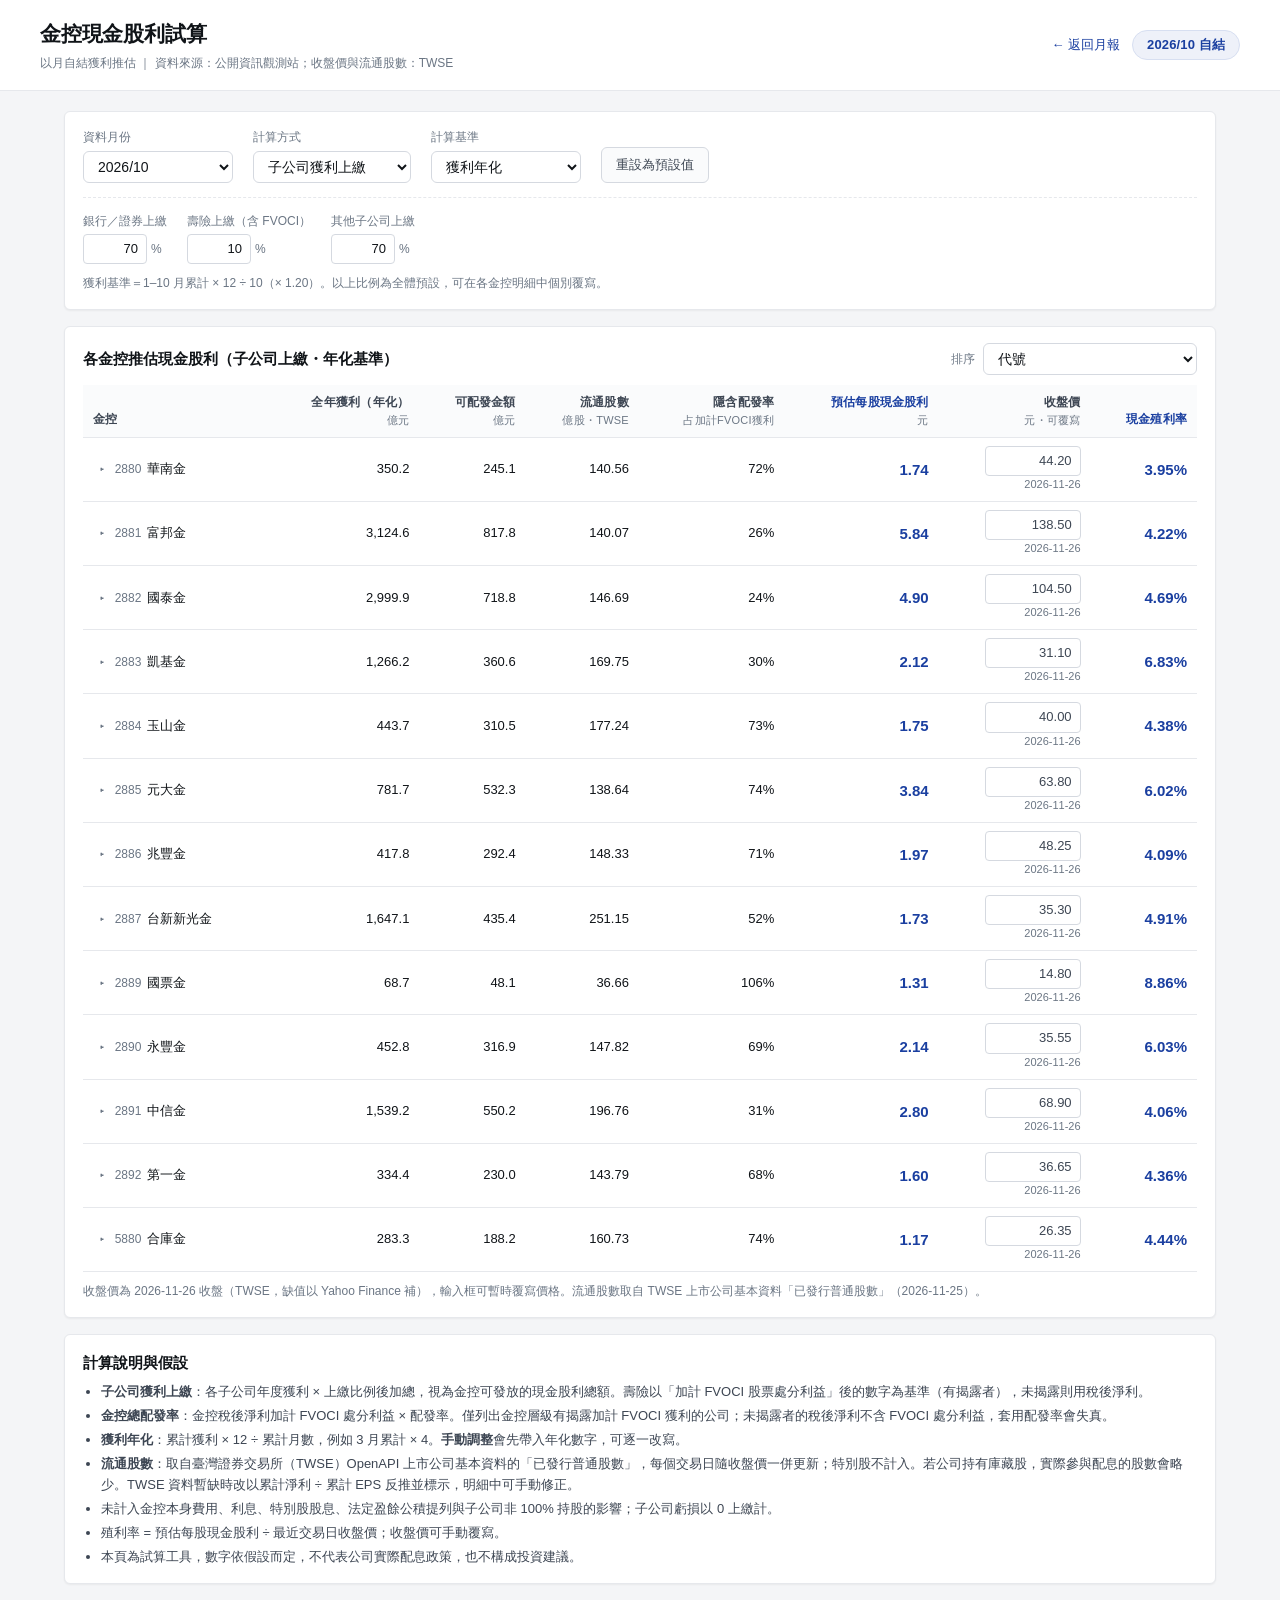
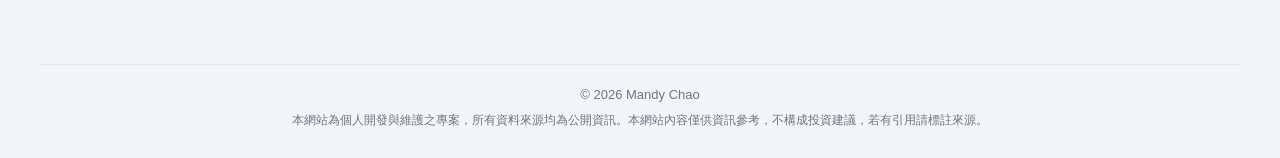
<file: docs/dividend.html>
<!DOCTYPE html>
<html lang="zh-TW">
<head>
  <meta charset="UTF-8" />
  <meta name="viewport" content="width=device-width, initial-scale=1.0" />
  <title>金控現金股利試算｜台灣金控月自結獲利追蹤</title>
  <meta name="description" content="以 13 家上市金控月自結獲利推估全年現金股利與殖利率：可切換子公司上繳或總配發率兩種算法，並手動調整上繳比例、配發率與獲利基準。" />
  <link rel="canonical" href="https://tw-fhcs-tracker.vercel.app/dividend.html" />
  <link rel="license" href="https://creativecommons.org/licenses/by/4.0/" />
  <link rel="stylesheet" href="style.css" />
  <link rel="stylesheet" href="dividend.css" />
</head>
<body class="dv-page">

  <header>
    <div class="header-inner">
      <div class="header-title">
        <h1>金控現金股利試算</h1>
        <p class="subtitle">以月自結獲利推估 ｜ 資料來源：公開資訊觀測站；收盤價與流通股數：TWSE</p>
      </div>
      <div class="header-actions">
        <a class="dv-back" href="./index.html">← 返回月報</a>
        <div class="period-badge" id="dv-period-badge">載入中...</div>
      </div>
    </div>
  </header>

  <main class="dv-main">

    <section class="dv-panel" aria-label="試算設定">
      <div class="dv-controls">
        <label class="dv-field">
          <span>資料月份</span>
          <select id="dv-period"></select>
        </label>
        <label class="dv-field">
          <span>計算方式</span>
          <select id="dv-method">
            <option value="upstream">子公司獲利上繳</option>
            <option value="payout">金控總配發率</option>
          </select>
        </label>
        <label class="dv-field">
          <span>計算基準</span>
          <select id="dv-basis">
            <option value="annualized">獲利年化</option>
            <option value="manual">手動調整</option>
          </select>
        </label>
        <button type="button" class="dv-btn" id="dv-reset">重設為預設值</button>
      </div>

      <div class="dv-params" id="dv-params"></div>
      <p class="dv-hint" id="dv-hint"></p>
    </section>

    <section class="dv-panel dv-table-panel">
      <div class="dv-table-head">
        <h2 id="dv-table-title">各金控推估現金股利</h2>
        <label class="dv-field dv-inline">
          <span>排序</span>
          <select id="dv-sort">
            <option value="code">代號</option>
            <option value="yield">殖利率（高→低）</option>
            <option value="dps">預估每股股利（高→低）</option>
          </select>
          <button type="button" id="dv-resort" class="dv-resort" hidden>依目前數字重排</button>
        </label>
      </div>
      <p class="dv-filter-note" id="dv-filter-note" hidden></p>
      <div class="dv-table-wrap">
        <table class="dv-table" id="dv-table"></table>
      </div>
      <p class="dv-price-note" id="dv-price-note"></p>
    </section>

    <section class="dv-panel dv-notes">
      <h2>計算說明與假設</h2>
      <ul>
        <li><b>子公司獲利上繳</b>：各子公司年度獲利 × 上繳比例後加總，視為金控可發放的現金股利總額。壽險以「加計 FVOCI 股票處分利益」後的數字為基準（有揭露者），未揭露則用稅後淨利。</li>
        <li><b>金控總配發率</b>：金控稅後淨利加計 FVOCI 處分利益 × 配發率。僅列出金控層級有揭露加計 FVOCI 獲利的公司；未揭露者的稅後淨利不含 FVOCI 處分利益，套用配發率會失真。</li>
        <li><b>獲利年化</b>：累計獲利 × 12 ÷ 累計月數，例如 3 月累計 × 4。<b>手動調整</b>會先帶入年化數字，可逐一改寫。</li>
        <li><b>流通股數</b>：取自臺灣證券交易所（TWSE）OpenAPI 上市公司基本資料的「已發行普通股數」，每個交易日隨收盤價一併更新；特別股不計入。若公司持有庫藏股，實際參與配息的股數會略少。TWSE 資料暫缺時改以累計淨利 ÷ 累計 EPS 反推並標示，明細中可手動修正。</li>
        <li>未計入金控本身費用、利息、特別股股息、法定盈餘公積提列與子公司非 100% 持股的影響；子公司虧損以 0 上繳計。</li>
        <li>殖利率 = 預估每股現金股利 ÷ 最近交易日收盤價；收盤價可手動覆寫。</li>
        <li>本頁為試算工具，數字依假設而定，不代表公司實際配息政策，也不構成投資建議。</li>
      </ul>
    </section>
  </main>

  <footer class="site-footer">
    <p class="copyright">© 2026 Mandy Chao</p>
    <p class="disclaimer">本網站為個人開發與維護之專案，所有資料來源均為公開資訊。本網站內容僅供資訊參考，不構成投資建議，若有引用請標註來源。</p>
  </footer>

  <script src="dividend.js"></script>
</body>
</html>
</file>
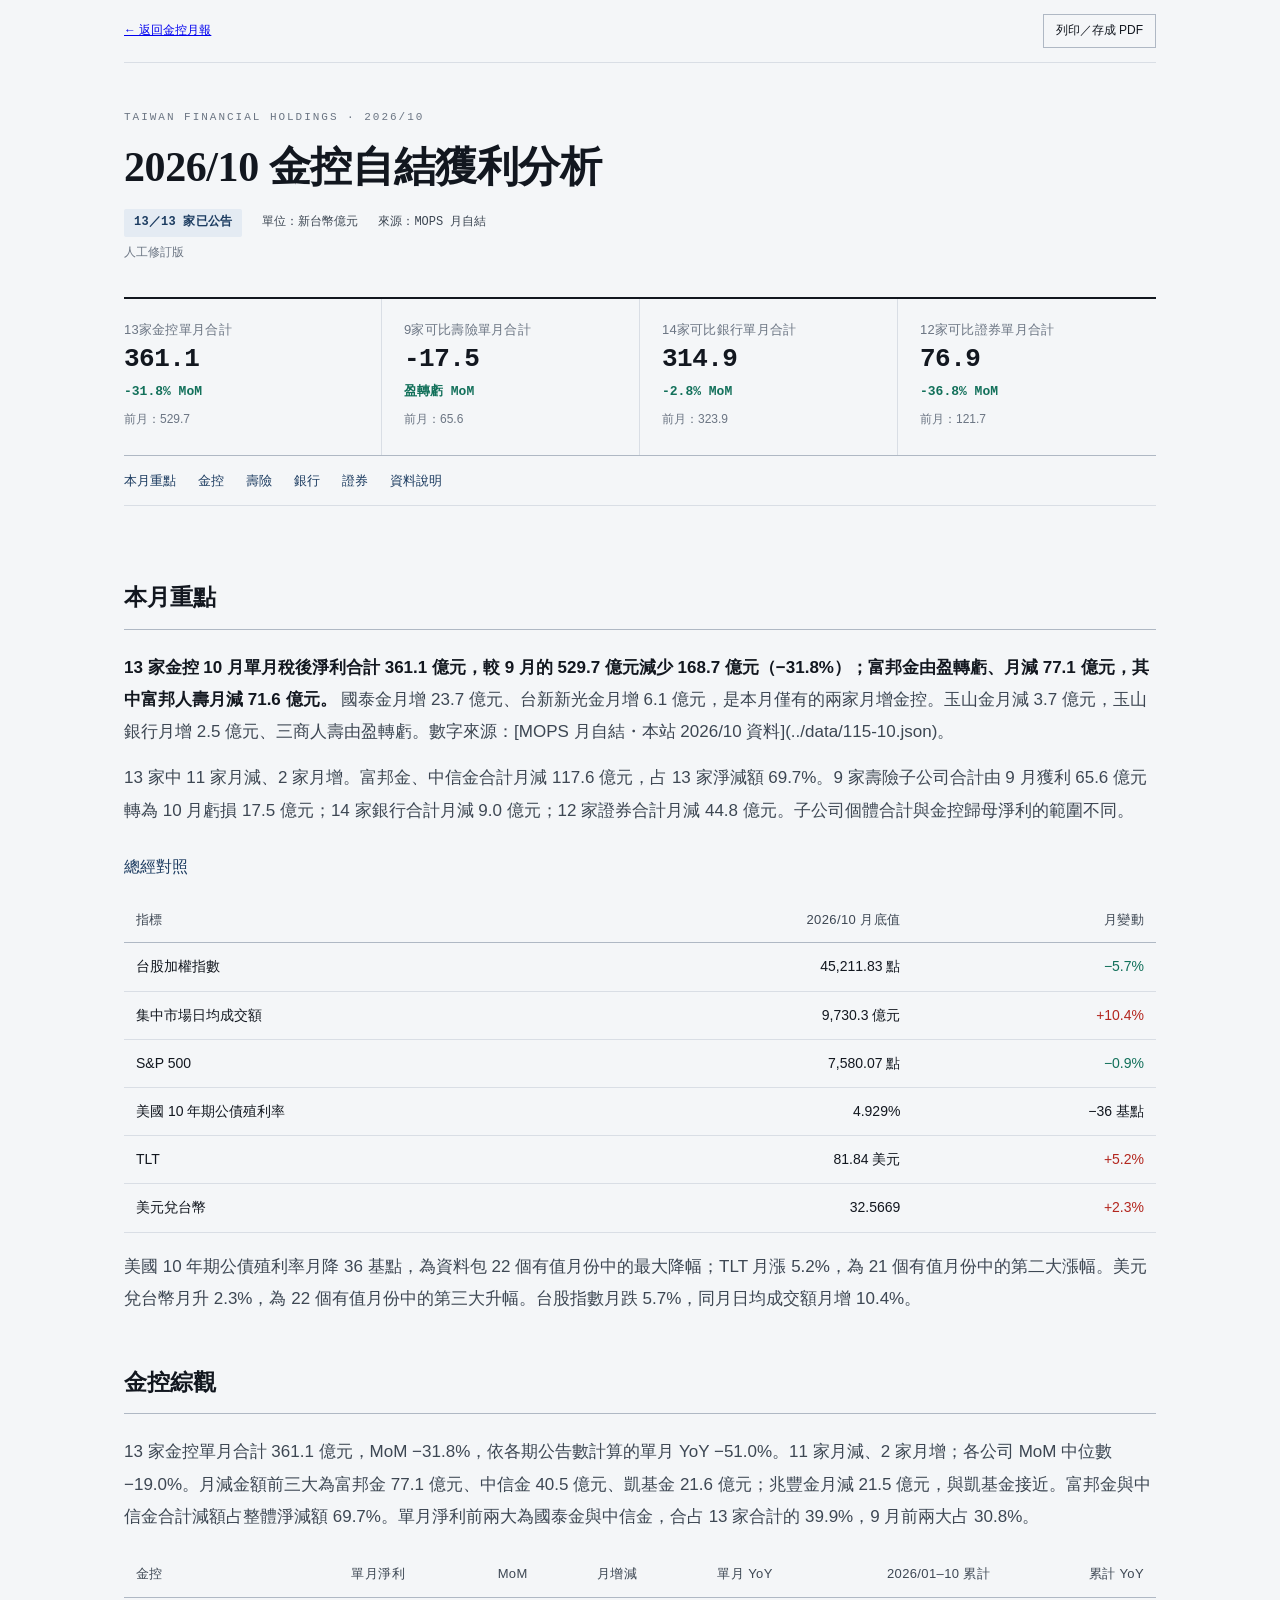
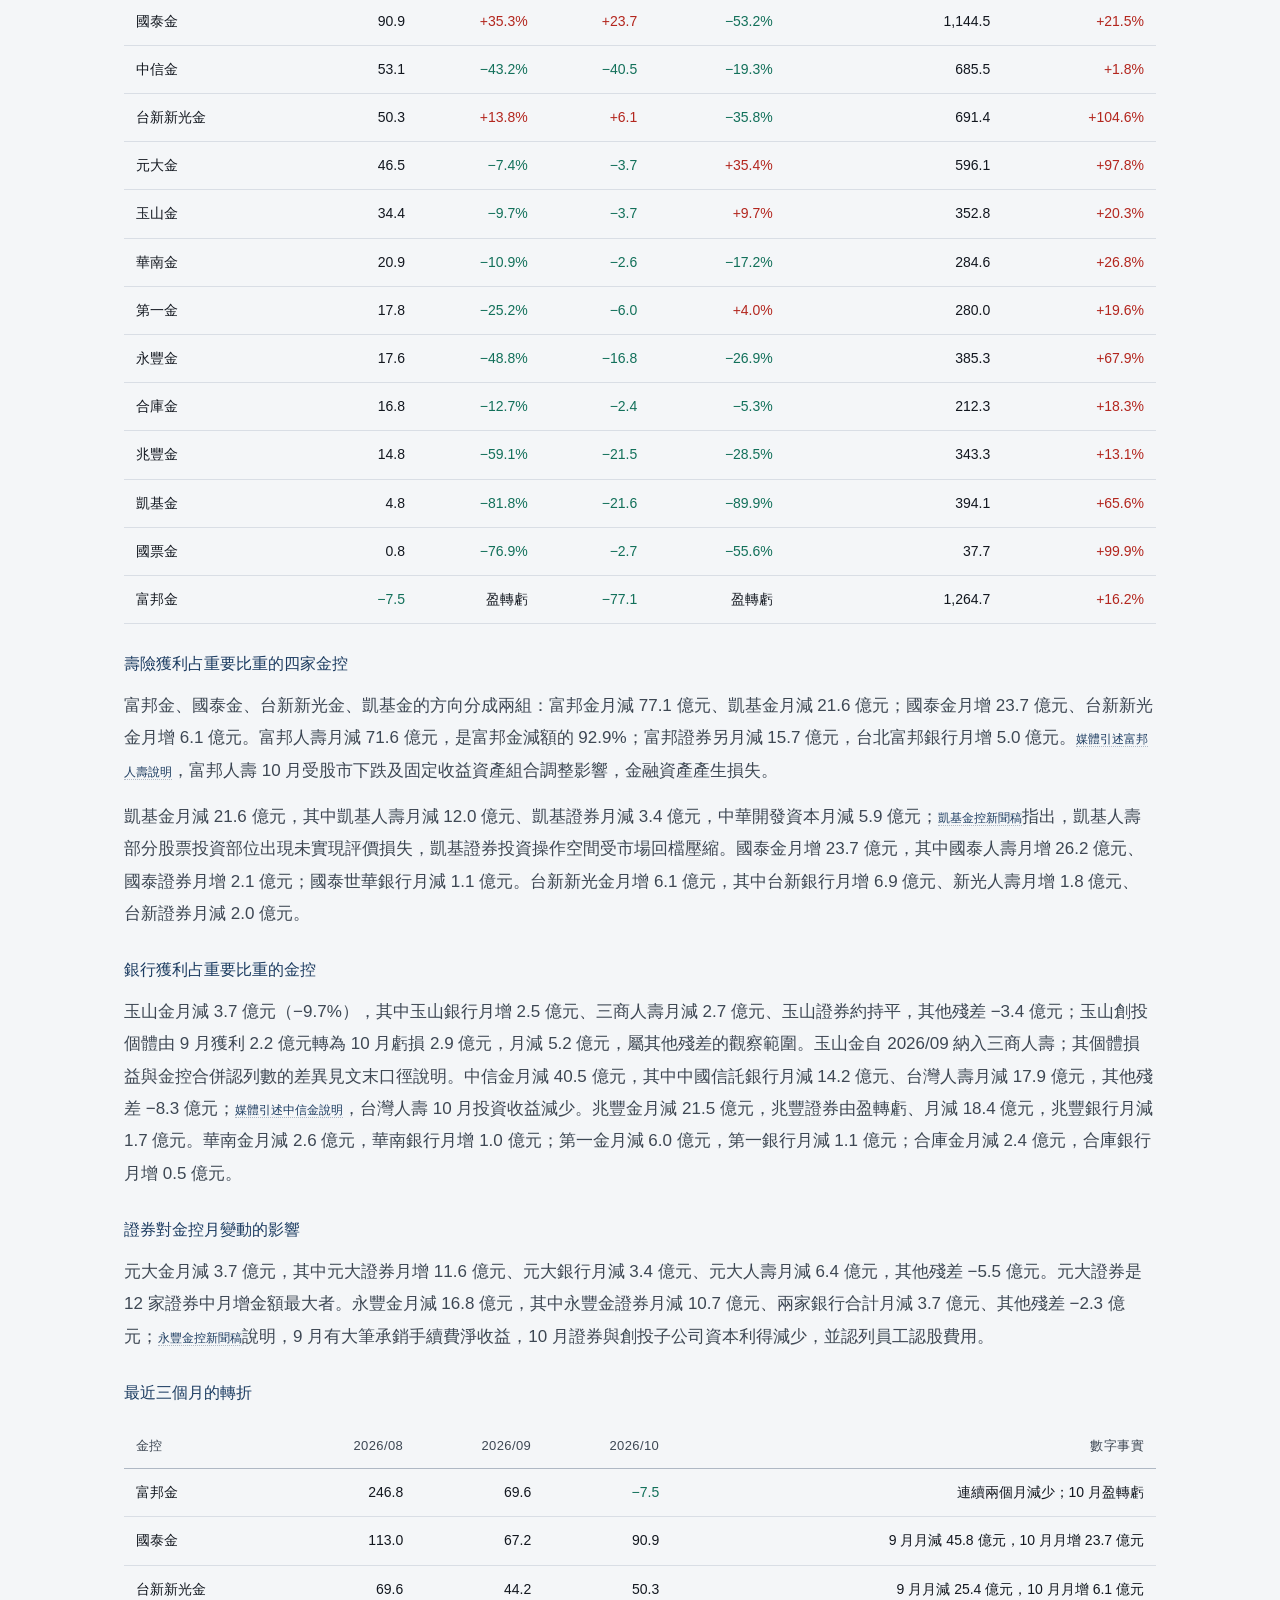
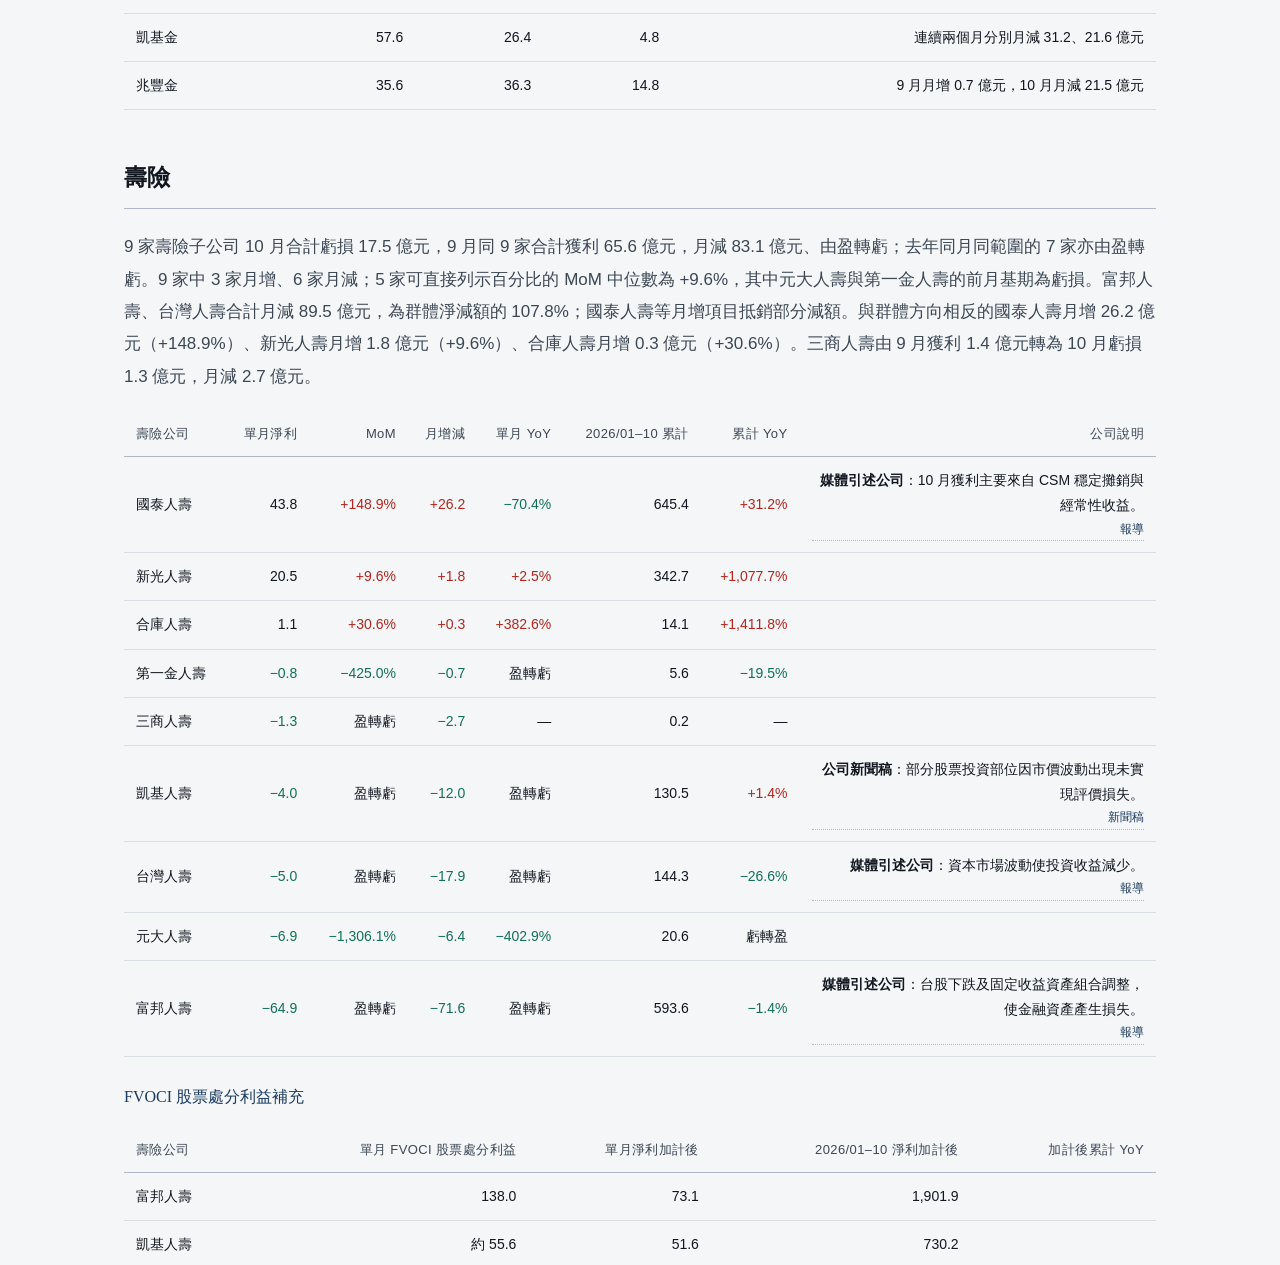
<file: docs/report.html>
<!DOCTYPE html>
<html lang="zh-TW">
<head>
  <meta charset="UTF-8" />
  <meta name="viewport" content="width=device-width, initial-scale=1.0" />
  <title>月獲利分析報告 ｜ 台灣金控月自結獲利</title>
  <meta name="description" content="台灣上市金控月自結損益之分析報告，搭配公開資訊觀測站月報數據。" />
  <meta property="og:type" content="article" />
  <meta property="og:title" content="金控月獲利分析報告" />
  <link rel="stylesheet" href="style.css" />
</head>
<body class="report-page">

  <!-- ── Header ── -->
  <header>
    <div class="header-inner">
      <div class="header-title">
        <h1 id="report-h1">月獲利分析報告</h1>
        <p class="subtitle">13 家上市金控 ｜ 資料來源：公開資訊觀測站</p>
      </div>
      <div class="header-actions">
        <a class="report-back" href="./index.html">← 返回月報</a>
        <div class="period-badge" id="period-badge">載入中...</div>
      </div>
    </div>
  </header>

  <main class="report-main">
    <div class="report-sheet">
      <div class="report-topline" id="report-topline"></div>
      <article class="report-body" id="report-body">
        <p class="report-loading">報告載入中…</p>
      </article>
      <div class="report-footnote" id="report-footnote"></div>
    </div>

    <div class="report-actions">
      <a class="report-back-btn" href="./index.html">← 返回月報總表</a>
    </div>
  </main>

  <!-- ── Footer ── -->
  <footer class="site-footer">
    <p class="copyright">© 2026 Mandy Chao</p>
    <p class="disclaimer">本網站為個人開發與維護之專案，所有資料來源均為公開資訊。本網站內容僅供資訊參考，不構成投資建議，若有引用請標註來源。</p>
  </footer>

  <script src="analytics.js"></script>
  <script src="analysis-pack.js"></script>
  <script src="report-renderer.js"></script>
  <script src="report.js"></script>
</body>
</html>
</file>
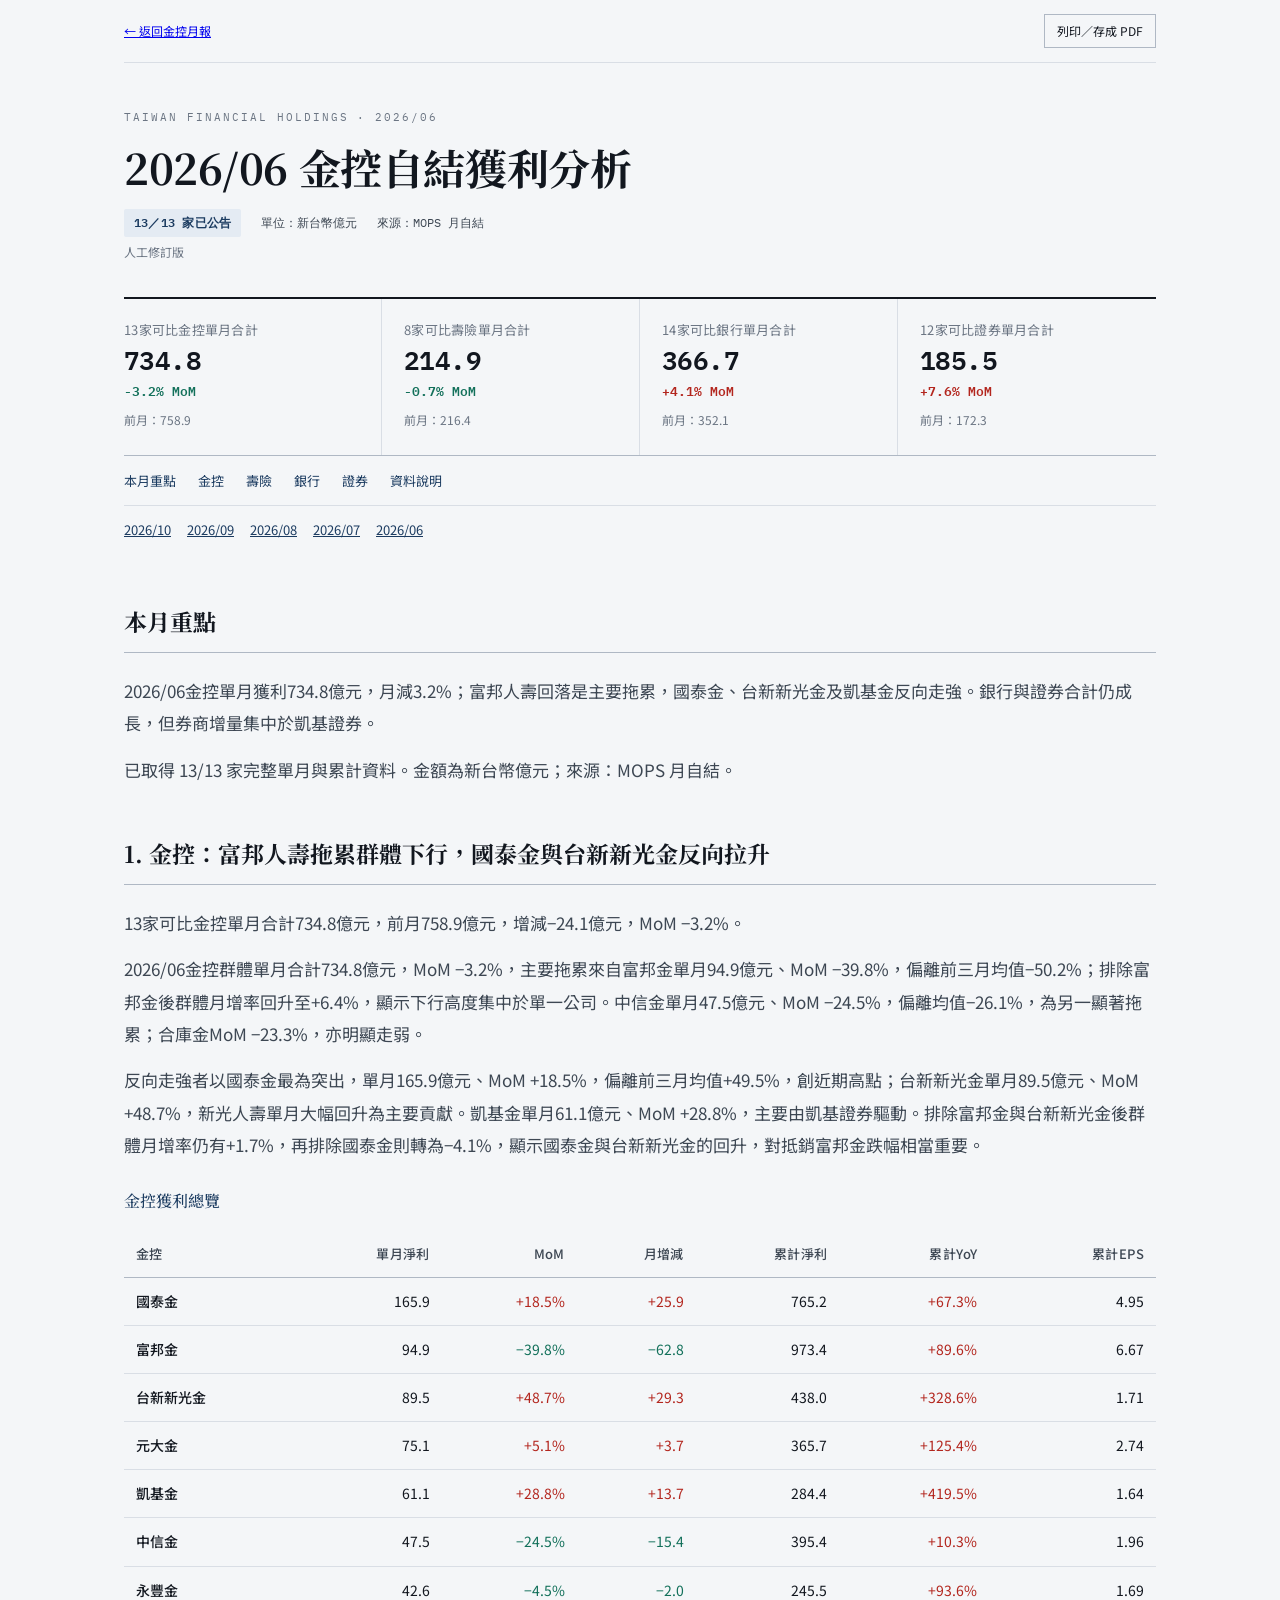
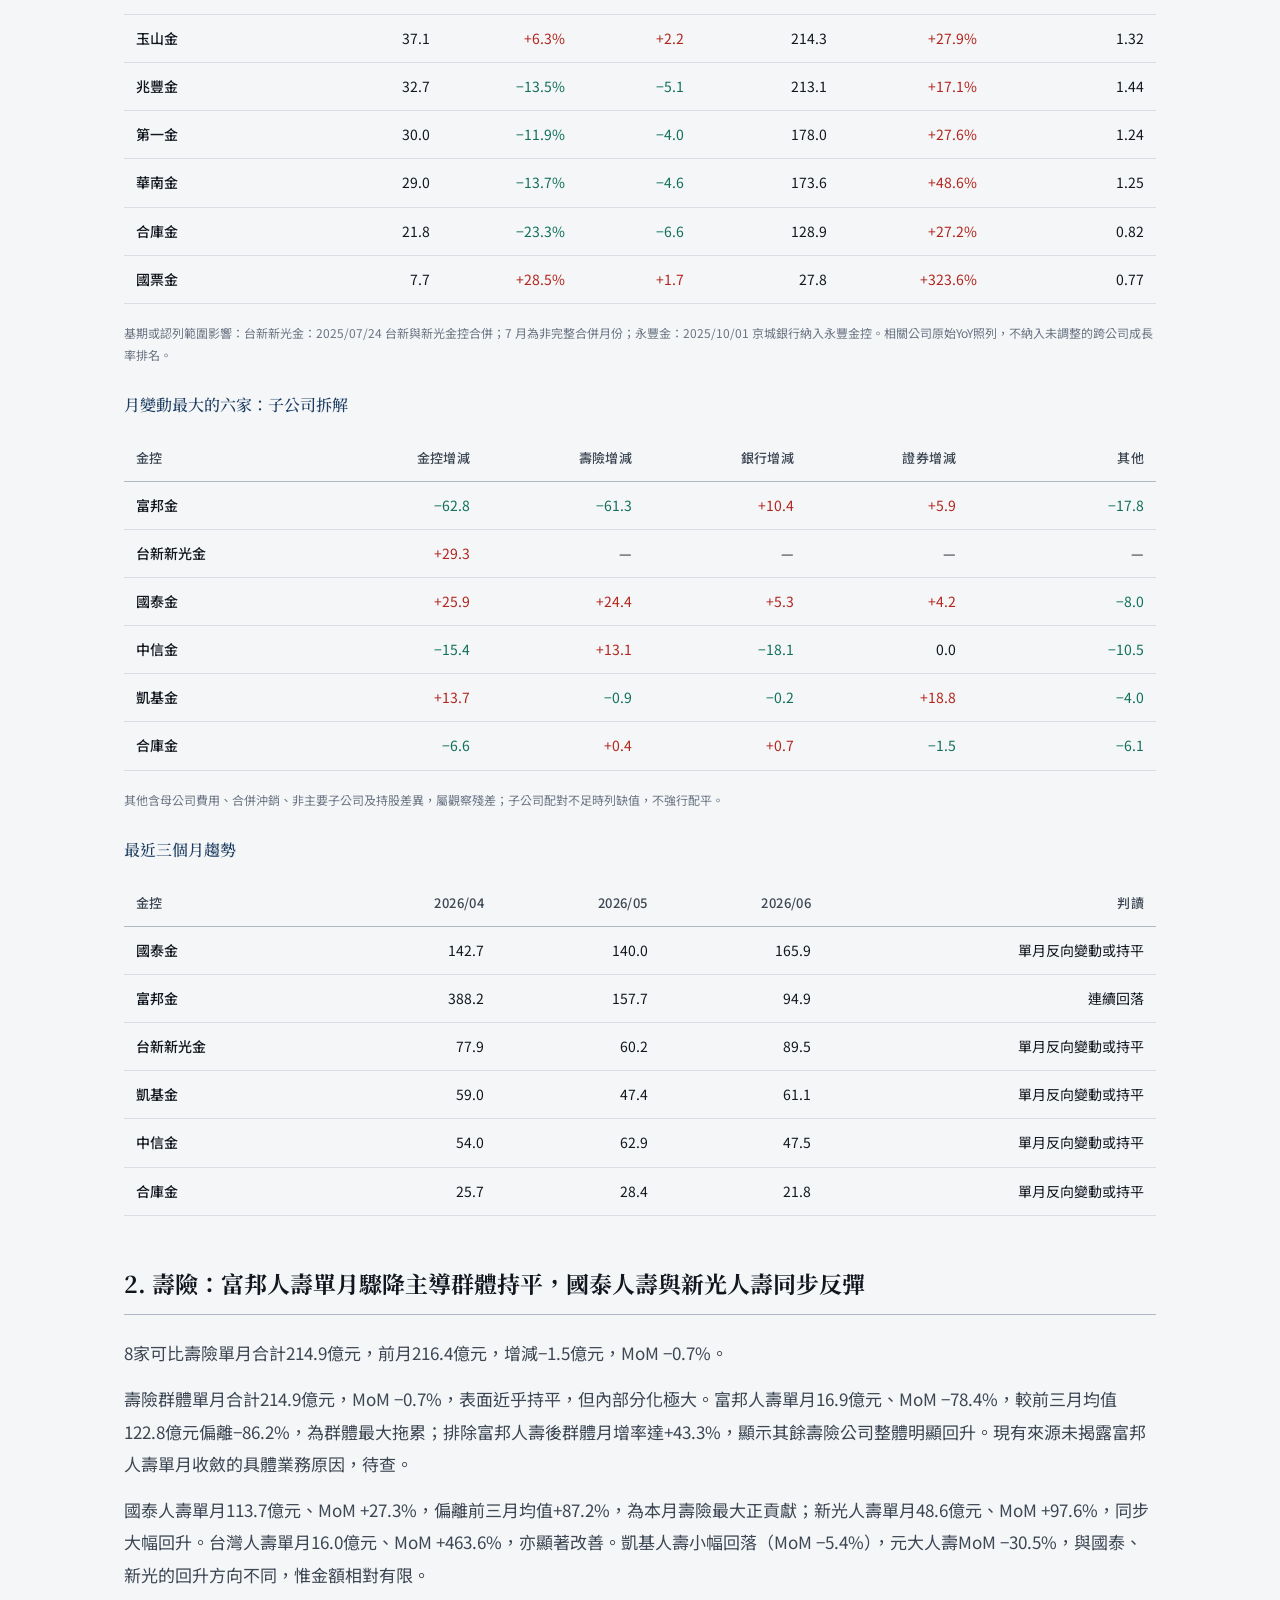
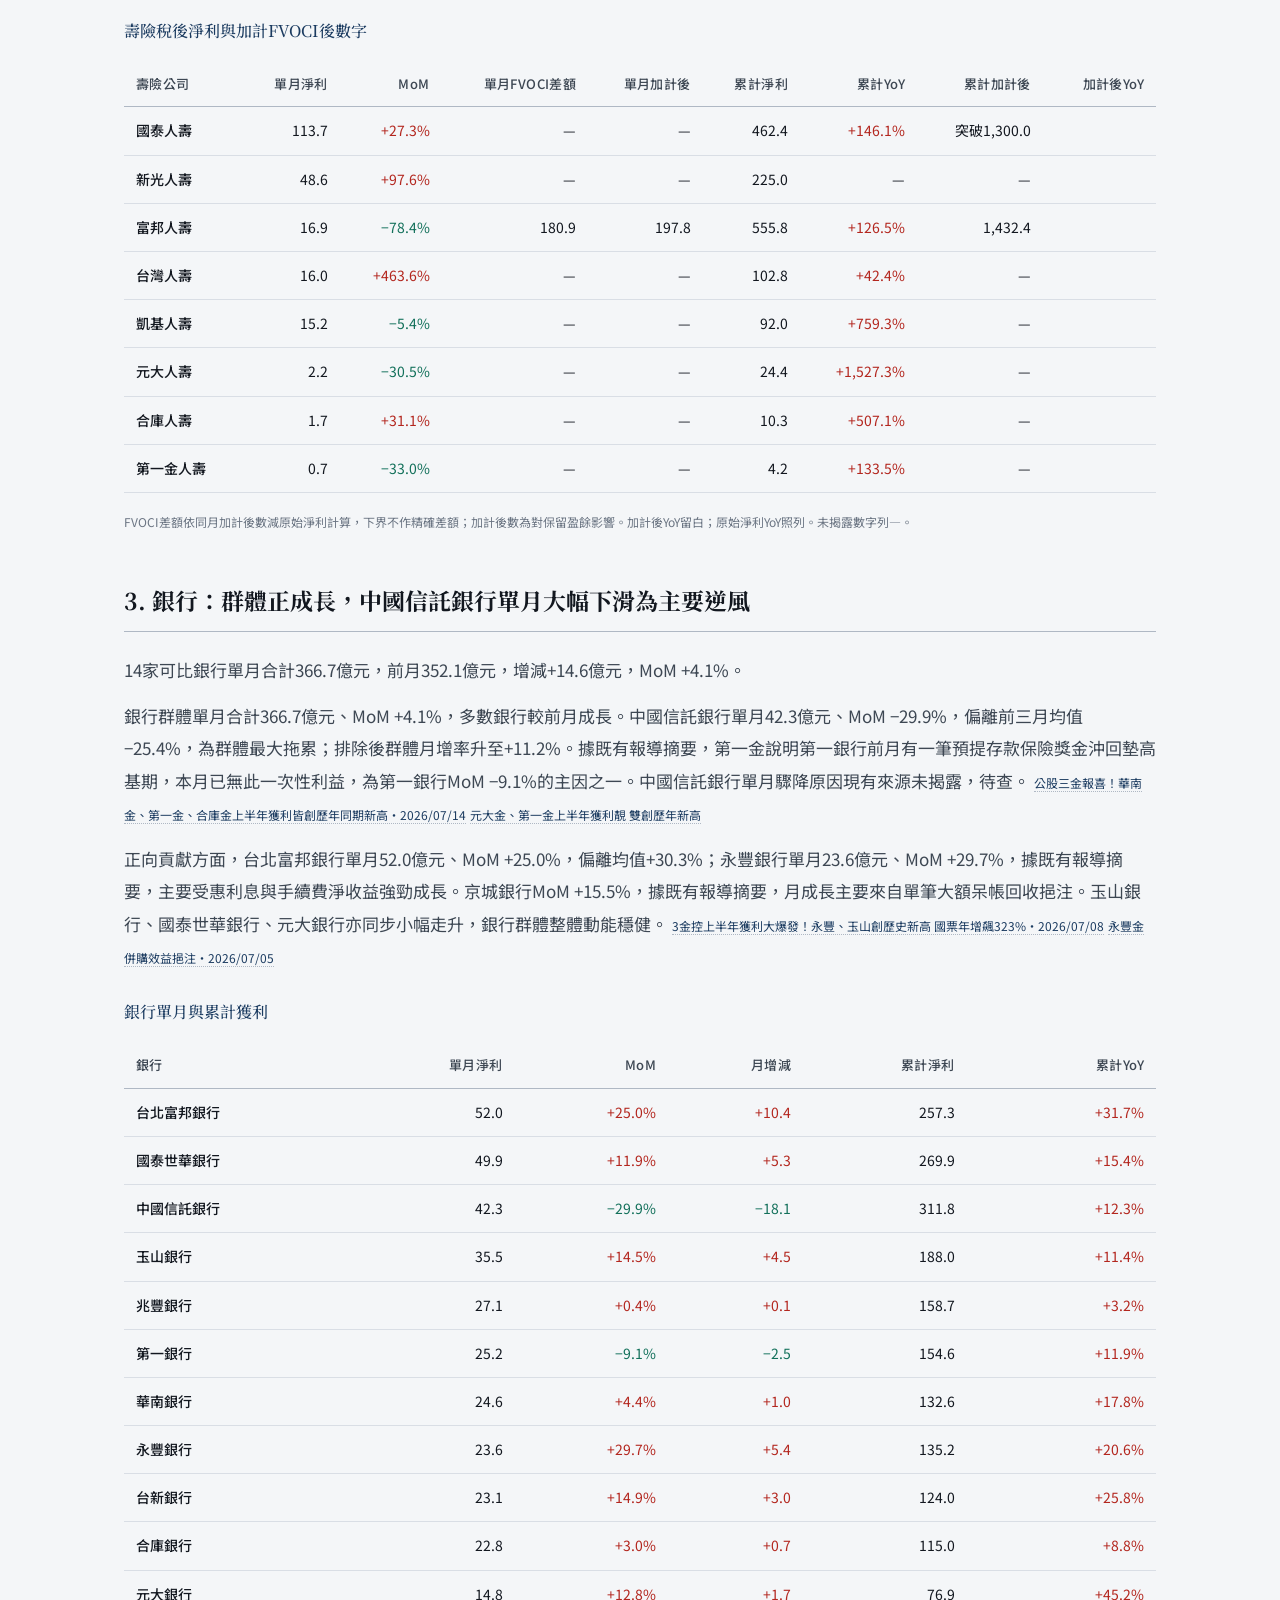
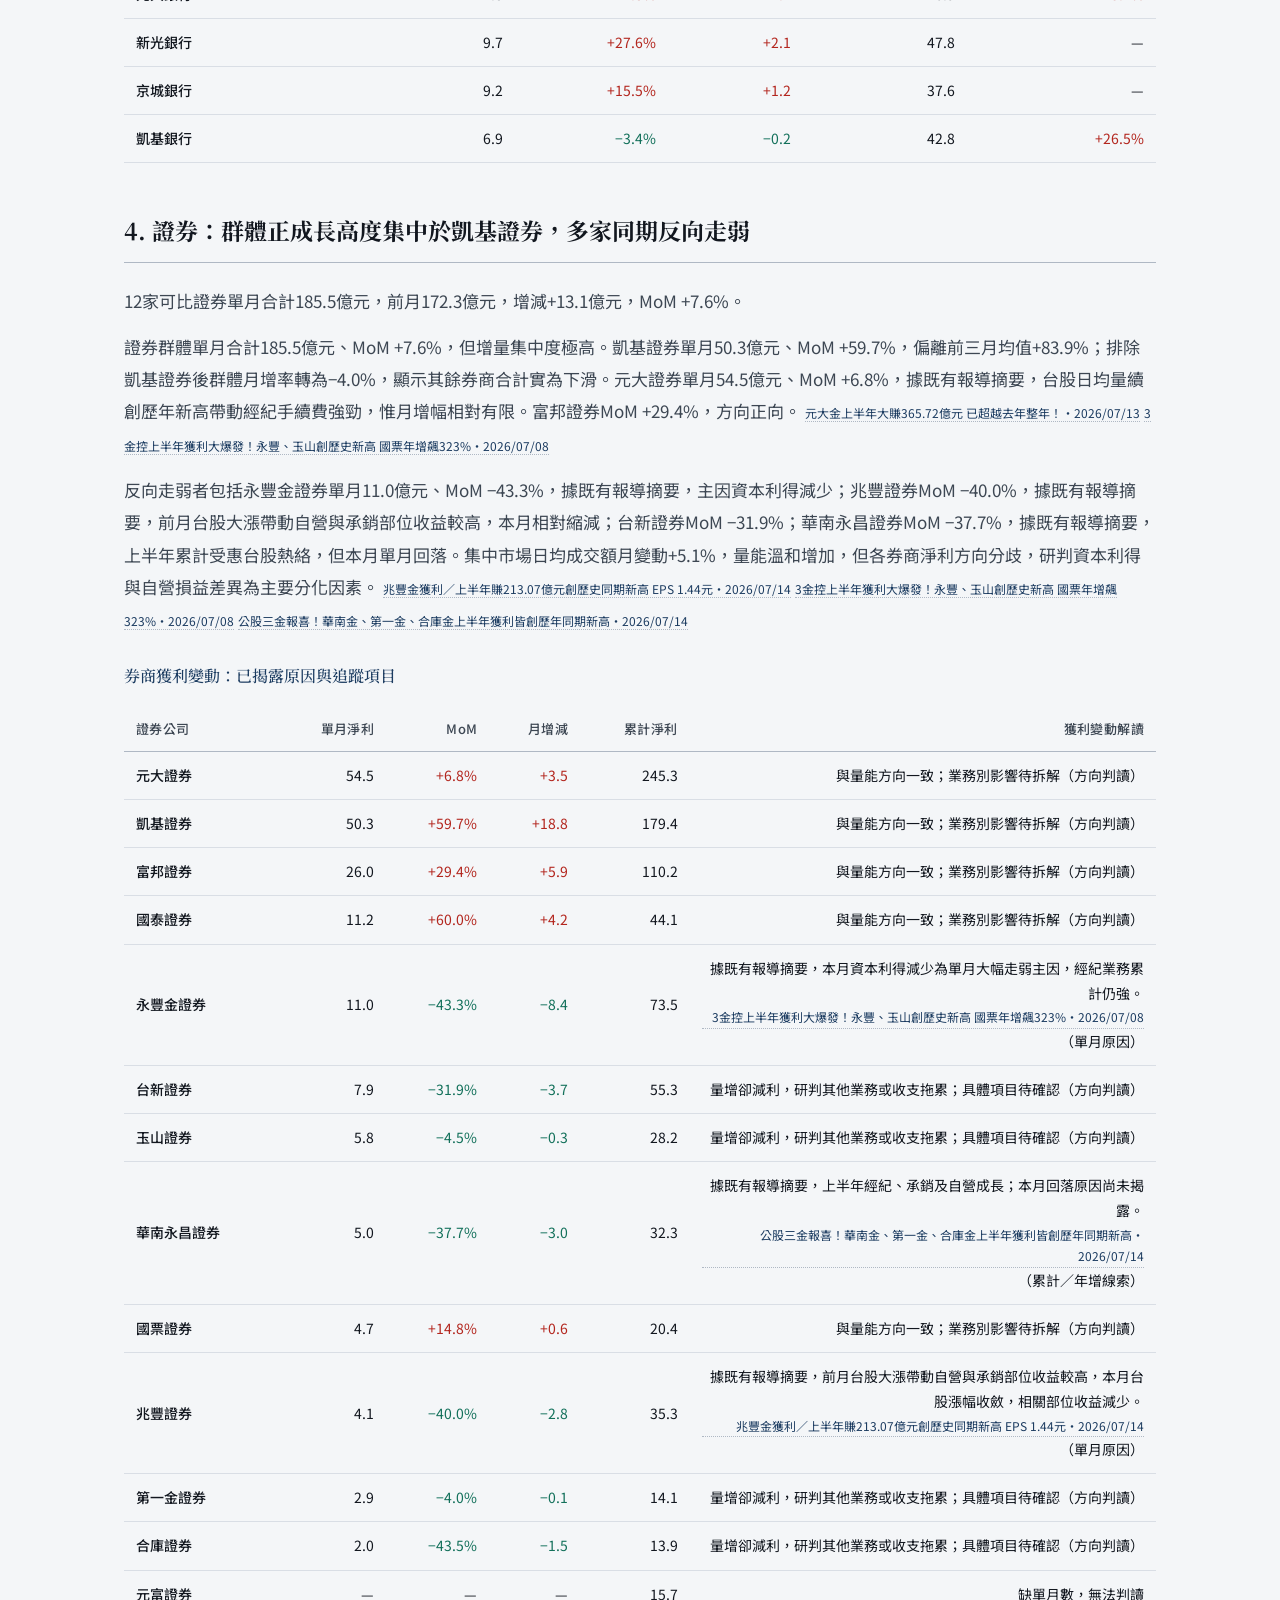
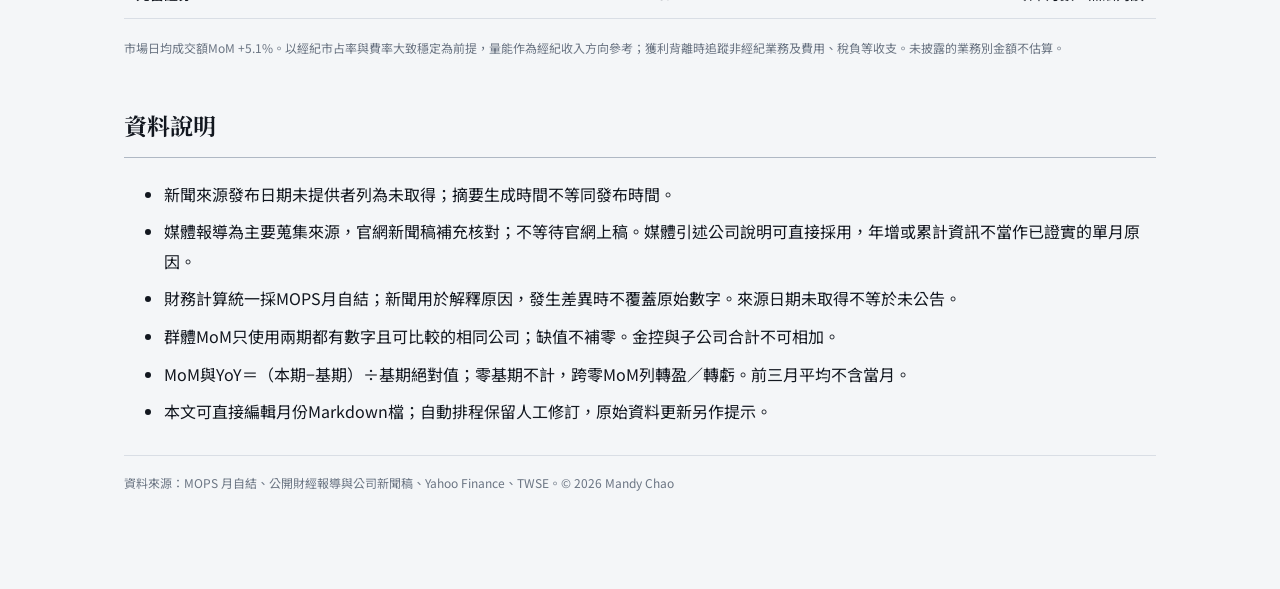
<file: docs/reports/2026-06.html>
<!DOCTYPE html><html lang="zh-Hant" data-theme="light"><head><meta charset="UTF-8"><meta name="viewport" content="width=device-width,initial-scale=1"><title>2026/06 金控自結獲利分析</title><link rel="stylesheet" href="../report-design.css"><link rel="stylesheet" href="https://fonts.googleapis.com/css2?family=Noto+Serif+TC:wght@500;700&family=Noto+Sans+TC:wght@400;500;700&family=IBM+Plex+Mono:wght@400;500;600&display=swap"></head><body><main class="wrap"><div class="preview-tools"><a href="../index.html">← 返回金控月報</a><button onclick="window.print()">列印／存成 PDF</button></div><header class="masthead"><p class="eyebrow">TAIWAN FINANCIAL HOLDINGS · 2026/06</p><h1>2026/06 金控自結獲利分析</h1><div class="meta"><span class="chip">13／13 家已公告</span><span>單位：新台幣億元</span><span>來源：MOPS 月自結</span></div><p class="status-note">人工修訂版</p></header><div class="kpis"><div class="kpi"><span class="k-label">13家可比金控單月合計</span><span class="k-value">734.8</span><span class="k-delta down">-3.2% MoM</span><span class="k-foot">前月：758.9</span></div><div class="kpi"><span class="k-label">8家可比壽險單月合計</span><span class="k-value">214.9</span><span class="k-delta down">-0.7% MoM</span><span class="k-foot">前月：216.4</span></div><div class="kpi"><span class="k-label">14家可比銀行單月合計</span><span class="k-value">366.7</span><span class="k-delta up">+4.1% MoM</span><span class="k-foot">前月：352.1</span></div><div class="kpi"><span class="k-label">12家可比證券單月合計</span><span class="k-value">185.5</span><span class="k-delta up">+7.6% MoM</span><span class="k-foot">前月：172.3</span></div></div><nav aria-label="報告章節"><a href="#section-0" title="本月重點">本月重點</a><a href="#section-1" title="1. 金控：富邦人壽拖累群體下行，國泰金與台新新光金反向拉升">金控</a><a href="#section-2" title="2. 壽險：富邦人壽單月驟降主導群體持平，國泰人壽與新光人壽同步反彈">壽險</a><a href="#section-3" title="3. 銀行：群體正成長，中國信託銀行單月大幅下滑為主要逆風">銀行</a><a href="#section-4" title="4. 證券：群體正成長高度集中於凱基證券，多家同期反向走弱">證券</a><a href="#section-5" title="資料說明">資料說明</a></nav><div class="report-menu" id="report-menu"></div><article class="report-body"><h2 id="section-0">本月重點</h2>
<p>2026/06金控單月獲利734.8億元，月減3.2%；富邦人壽回落是主要拖累，國泰金、台新新光金及凱基金反向走強。銀行與證券合計仍成長，但券商增量集中於凱基證券。</p>
<p>已取得 13/13 家完整單月與累計資料。金額為新台幣億元；來源：MOPS 月自結。</p>
<h2 id="section-1">1. 金控：富邦人壽拖累群體下行，國泰金與台新新光金反向拉升</h2>
<p>13家可比金控單月合計734.8億元，前月758.9億元，增減−24.1億元，MoM −3.2%。</p>
<p>2026/06金控群體單月合計734.8億元，MoM −3.2%，主要拖累來自富邦金單月94.9億元、MoM −39.8%，偏離前三月均值−50.2%；排除富邦金後群體月增率回升至+6.4%，顯示下行高度集中於單一公司。中信金單月47.5億元、MoM −24.5%，偏離均值−26.1%，為另一顯著拖累；合庫金MoM −23.3%，亦明顯走弱。</p>
<p>反向走強者以國泰金最為突出，單月165.9億元、MoM +18.5%，偏離前三月均值+49.5%，創近期高點；台新新光金單月89.5億元、MoM +48.7%，新光人壽單月大幅回升為主要貢獻。凱基金單月61.1億元、MoM +28.8%，主要由凱基證券驅動。排除富邦金與台新新光金後群體月增率仍有+1.7%，再排除國泰金則轉為−4.1%，顯示國泰金與台新新光金的回升，對抵銷富邦金跌幅相當重要。</p>
<h3>金控獲利總覽</h3>
<div class="report-table-wrap"><table class="report-table"><thead><tr><th>金控</th><th>單月淨利</th><th>MoM</th><th>月增減</th><th>累計淨利</th><th>累計YoY</th><th>累計EPS</th></tr></thead><tbody><tr><td>國泰金</td><td>165.9</td><td class="num-pos">+18.5%</td><td class="num-pos">+25.9</td><td>765.2</td><td class="num-pos">+67.3%</td><td>4.95</td></tr><tr><td>富邦金</td><td>94.9</td><td class="num-neg">−39.8%</td><td class="num-neg">−62.8</td><td>973.4</td><td class="num-pos">+89.6%</td><td>6.67</td></tr><tr><td>台新新光金</td><td>89.5</td><td class="num-pos">+48.7%</td><td class="num-pos">+29.3</td><td>438.0</td><td class="num-pos">+328.6%</td><td>1.71</td></tr><tr><td>元大金</td><td>75.1</td><td class="num-pos">+5.1%</td><td class="num-pos">+3.7</td><td>365.7</td><td class="num-pos">+125.4%</td><td>2.74</td></tr><tr><td>凱基金</td><td>61.1</td><td class="num-pos">+28.8%</td><td class="num-pos">+13.7</td><td>284.4</td><td class="num-pos">+419.5%</td><td>1.64</td></tr><tr><td>中信金</td><td>47.5</td><td class="num-neg">−24.5%</td><td class="num-neg">−15.4</td><td>395.4</td><td class="num-pos">+10.3%</td><td>1.96</td></tr><tr><td>永豐金</td><td>42.6</td><td class="num-neg">−4.5%</td><td class="num-neg">−2.0</td><td>245.5</td><td class="num-pos">+93.6%</td><td>1.69</td></tr><tr><td>玉山金</td><td>37.1</td><td class="num-pos">+6.3%</td><td class="num-pos">+2.2</td><td>214.3</td><td class="num-pos">+27.9%</td><td>1.32</td></tr><tr><td>兆豐金</td><td>32.7</td><td class="num-neg">−13.5%</td><td class="num-neg">−5.1</td><td>213.1</td><td class="num-pos">+17.1%</td><td>1.44</td></tr><tr><td>第一金</td><td>30.0</td><td class="num-neg">−11.9%</td><td class="num-neg">−4.0</td><td>178.0</td><td class="num-pos">+27.6%</td><td>1.24</td></tr><tr><td>華南金</td><td>29.0</td><td class="num-neg">−13.7%</td><td class="num-neg">−4.6</td><td>173.6</td><td class="num-pos">+48.6%</td><td>1.25</td></tr><tr><td>合庫金</td><td>21.8</td><td class="num-neg">−23.3%</td><td class="num-neg">−6.6</td><td>128.9</td><td class="num-pos">+27.2%</td><td>0.82</td></tr><tr><td>國票金</td><td>7.7</td><td class="num-pos">+28.5%</td><td class="num-pos">+1.7</td><td>27.8</td><td class="num-pos">+323.6%</td><td>0.77</td></tr></tbody></table></div>
<p class="report-caption">基期或認列範圍影響：台新新光金：2025/07/24 台新與新光金控合併；7 月為非完整合併月份；永豐金：2025/10/01 京城銀行納入永豐金控。相關公司原始YoY照列，不納入未調整的跨公司成長率排名。</p>
<h3>月變動最大的六家：子公司拆解</h3>
<div class="report-table-wrap"><table class="report-table"><thead><tr><th>金控</th><th>金控增減</th><th>壽險增減</th><th>銀行增減</th><th>證券增減</th><th>其他</th></tr></thead><tbody><tr><td>富邦金</td><td class="num-neg">−62.8</td><td class="num-neg">−61.3</td><td class="num-pos">+10.4</td><td class="num-pos">+5.9</td><td class="num-neg">−17.8</td></tr><tr><td>台新新光金</td><td class="num-pos">+29.3</td><td>—</td><td>—</td><td>—</td><td>—</td></tr><tr><td>國泰金</td><td class="num-pos">+25.9</td><td class="num-pos">+24.4</td><td class="num-pos">+5.3</td><td class="num-pos">+4.2</td><td class="num-neg">−8.0</td></tr><tr><td>中信金</td><td class="num-neg">−15.4</td><td class="num-pos">+13.1</td><td class="num-neg">−18.1</td><td>0.0</td><td class="num-neg">−10.5</td></tr><tr><td>凱基金</td><td class="num-pos">+13.7</td><td class="num-neg">−0.9</td><td class="num-neg">−0.2</td><td class="num-pos">+18.8</td><td class="num-neg">−4.0</td></tr><tr><td>合庫金</td><td class="num-neg">−6.6</td><td class="num-pos">+0.4</td><td class="num-pos">+0.7</td><td class="num-neg">−1.5</td><td class="num-neg">−6.1</td></tr></tbody></table></div>
<p class="report-caption">其他含母公司費用、合併沖銷、非主要子公司及持股差異，屬觀察殘差；子公司配對不足時列缺值，不強行配平。</p>
<h3>最近三個月趨勢</h3>
<div class="report-table-wrap"><table class="report-table"><thead><tr><th>金控</th><th>2026/04</th><th>2026/05</th><th>2026/06</th><th>判讀</th></tr></thead><tbody><tr><td>國泰金</td><td>142.7</td><td>140.0</td><td>165.9</td><td>單月反向變動或持平</td></tr><tr><td>富邦金</td><td>388.2</td><td>157.7</td><td>94.9</td><td>連續回落</td></tr><tr><td>台新新光金</td><td>77.9</td><td>60.2</td><td>89.5</td><td>單月反向變動或持平</td></tr><tr><td>凱基金</td><td>59.0</td><td>47.4</td><td>61.1</td><td>單月反向變動或持平</td></tr><tr><td>中信金</td><td>54.0</td><td>62.9</td><td>47.5</td><td>單月反向變動或持平</td></tr><tr><td>合庫金</td><td>25.7</td><td>28.4</td><td>21.8</td><td>單月反向變動或持平</td></tr></tbody></table></div>
<h2 id="section-2">2. 壽險：富邦人壽單月驟降主導群體持平，國泰人壽與新光人壽同步反彈</h2>
<p>8家可比壽險單月合計214.9億元，前月216.4億元，增減−1.5億元，MoM −0.7%。</p>
<p>壽險群體單月合計214.9億元，MoM −0.7%，表面近乎持平，但內部分化極大。富邦人壽單月16.9億元、MoM −78.4%，較前三月均值122.8億元偏離−86.2%，為群體最大拖累；排除富邦人壽後群體月增率達+43.3%，顯示其餘壽險公司整體明顯回升。現有來源未揭露富邦人壽單月收斂的具體業務原因，待查。</p>
<p>國泰人壽單月113.7億元、MoM +27.3%，偏離前三月均值+87.2%，為本月壽險最大正貢獻；新光人壽單月48.6億元、MoM +97.6%，同步大幅回升。台灣人壽單月16.0億元、MoM +463.6%，亦顯著改善。凱基人壽小幅回落（MoM −5.4%），元大人壽MoM −30.5%，與國泰、新光的回升方向不同，惟金額相對有限。</p>
<h3>壽險稅後淨利與加計FVOCI後數字</h3>
<div class="report-table-wrap"><table class="report-table"><thead><tr><th>壽險公司</th><th>單月淨利</th><th>MoM</th><th>單月FVOCI差額</th><th>單月加計後</th><th>累計淨利</th><th>累計YoY</th><th>累計加計後</th><th>加計後YoY</th></tr></thead><tbody><tr><td>國泰人壽</td><td>113.7</td><td class="num-pos">+27.3%</td><td>—</td><td>—</td><td>462.4</td><td class="num-pos">+146.1%</td><td>突破1,300.0</td><td></td></tr><tr><td>新光人壽</td><td>48.6</td><td class="num-pos">+97.6%</td><td>—</td><td>—</td><td>225.0</td><td>—</td><td>—</td><td></td></tr><tr><td>富邦人壽</td><td>16.9</td><td class="num-neg">−78.4%</td><td>180.9</td><td>197.8</td><td>555.8</td><td class="num-pos">+126.5%</td><td>1,432.4</td><td></td></tr><tr><td>台灣人壽</td><td>16.0</td><td class="num-pos">+463.6%</td><td>—</td><td>—</td><td>102.8</td><td class="num-pos">+42.4%</td><td>—</td><td></td></tr><tr><td>凱基人壽</td><td>15.2</td><td class="num-neg">−5.4%</td><td>—</td><td>—</td><td>92.0</td><td class="num-pos">+759.3%</td><td>—</td><td></td></tr><tr><td>元大人壽</td><td>2.2</td><td class="num-neg">−30.5%</td><td>—</td><td>—</td><td>24.4</td><td class="num-pos">+1,527.3%</td><td>—</td><td></td></tr><tr><td>合庫人壽</td><td>1.7</td><td class="num-pos">+31.1%</td><td>—</td><td>—</td><td>10.3</td><td class="num-pos">+507.1%</td><td>—</td><td></td></tr><tr><td>第一金人壽</td><td>0.7</td><td class="num-neg">−33.0%</td><td>—</td><td>—</td><td>4.2</td><td class="num-pos">+133.5%</td><td>—</td><td></td></tr></tbody></table></div>
<p class="report-caption">FVOCI差額依同月加計後數減原始淨利計算，下界不作精確差額；加計後數為對保留盈餘影響。加計後YoY留白；原始淨利YoY照列。未揭露數字列—。</p>
<h2 id="section-3">3. 銀行：群體正成長，中國信託銀行單月大幅下滑為主要逆風</h2>
<p>14家可比銀行單月合計366.7億元，前月352.1億元，增減+14.6億元，MoM +4.1%。</p>
<p>銀行群體單月合計366.7億元、MoM +4.1%，多數銀行較前月成長。中國信託銀行單月42.3億元、MoM −29.9%，偏離前三月均值−25.4%，為群體最大拖累；排除後群體月增率升至+11.2%。據既有報導摘要，第一金說明第一銀行前月有一筆預提存款保險獎金沖回墊高基期，本月已無此一次性利益，為第一銀行MoM −9.1%的主因之一。中國信託銀行單月驟降原因現有來源未揭露，待查。 <a href="https://ec.ltn.com.tw/article/breakingnews/5505297" target="_blank" rel="noopener">公股三金報喜！華南金、第一金、合庫金上半年獲利皆創歷年同期新高・2026/07/14</a> <a href="https://money.udn.com/money/story/5613/9625445" target="_blank" rel="noopener">元大金、第一金上半年獲利靚 雙創歷年新高</a></p>
<p>正向貢獻方面，台北富邦銀行單月52.0億元、MoM +25.0%，偏離均值+30.3%；永豐銀行單月23.6億元、MoM +29.7%，據既有報導摘要，主要受惠利息與手續費淨收益強勁成長。京城銀行MoM +15.5%，據既有報導摘要，月成長主要來自單筆大額呆帳回收挹注。玉山銀行、國泰世華銀行、元大銀行亦同步小幅走升，銀行群體整體動能穩健。 <a href="https://news.cnyes.com/news/id/6527706" target="_blank" rel="noopener">3金控上半年獲利大爆發！永豐、玉山創歷史新高 國票年增飆323%・2026/07/08</a> <a href="https://www.ctee.com.tw/news/20260705700161-439903" target="_blank" rel="noopener">永豐金 併購效益挹注・2026/07/05</a></p>
<h3>銀行單月與累計獲利</h3>
<div class="report-table-wrap"><table class="report-table"><thead><tr><th>銀行</th><th>單月淨利</th><th>MoM</th><th>月增減</th><th>累計淨利</th><th>累計YoY</th></tr></thead><tbody><tr><td>台北富邦銀行</td><td>52.0</td><td class="num-pos">+25.0%</td><td class="num-pos">+10.4</td><td>257.3</td><td class="num-pos">+31.7%</td></tr><tr><td>國泰世華銀行</td><td>49.9</td><td class="num-pos">+11.9%</td><td class="num-pos">+5.3</td><td>269.9</td><td class="num-pos">+15.4%</td></tr><tr><td>中國信託銀行</td><td>42.3</td><td class="num-neg">−29.9%</td><td class="num-neg">−18.1</td><td>311.8</td><td class="num-pos">+12.3%</td></tr><tr><td>玉山銀行</td><td>35.5</td><td class="num-pos">+14.5%</td><td class="num-pos">+4.5</td><td>188.0</td><td class="num-pos">+11.4%</td></tr><tr><td>兆豐銀行</td><td>27.1</td><td class="num-pos">+0.4%</td><td class="num-pos">+0.1</td><td>158.7</td><td class="num-pos">+3.2%</td></tr><tr><td>第一銀行</td><td>25.2</td><td class="num-neg">−9.1%</td><td class="num-neg">−2.5</td><td>154.6</td><td class="num-pos">+11.9%</td></tr><tr><td>華南銀行</td><td>24.6</td><td class="num-pos">+4.4%</td><td class="num-pos">+1.0</td><td>132.6</td><td class="num-pos">+17.8%</td></tr><tr><td>永豐銀行</td><td>23.6</td><td class="num-pos">+29.7%</td><td class="num-pos">+5.4</td><td>135.2</td><td class="num-pos">+20.6%</td></tr><tr><td>台新銀行</td><td>23.1</td><td class="num-pos">+14.9%</td><td class="num-pos">+3.0</td><td>124.0</td><td class="num-pos">+25.8%</td></tr><tr><td>合庫銀行</td><td>22.8</td><td class="num-pos">+3.0%</td><td class="num-pos">+0.7</td><td>115.0</td><td class="num-pos">+8.8%</td></tr><tr><td>元大銀行</td><td>14.8</td><td class="num-pos">+12.8%</td><td class="num-pos">+1.7</td><td>76.9</td><td class="num-pos">+45.2%</td></tr><tr><td>新光銀行</td><td>9.7</td><td class="num-pos">+27.6%</td><td class="num-pos">+2.1</td><td>47.8</td><td>—</td></tr><tr><td>京城銀行</td><td>9.2</td><td class="num-pos">+15.5%</td><td class="num-pos">+1.2</td><td>37.6</td><td>—</td></tr><tr><td>凱基銀行</td><td>6.9</td><td class="num-neg">−3.4%</td><td class="num-neg">−0.2</td><td>42.8</td><td class="num-pos">+26.5%</td></tr></tbody></table></div>
<h2 id="section-4">4. 證券：群體正成長高度集中於凱基證券，多家同期反向走弱</h2>
<p>12家可比證券單月合計185.5億元，前月172.3億元，增減+13.1億元，MoM +7.6%。</p>
<p>證券群體單月合計185.5億元、MoM +7.6%，但增量集中度極高。凱基證券單月50.3億元、MoM +59.7%，偏離前三月均值+83.9%；排除凱基證券後群體月增率轉為−4.0%，顯示其餘券商合計實為下滑。元大證券單月54.5億元、MoM +6.8%，據既有報導摘要，台股日均量續創歷年新高帶動經紀手續費強勁，惟月增幅相對有限。富邦證券MoM +29.4%，方向正向。 <a href="https://www.ctee.com.tw/news/20260713701619-430304" target="_blank" rel="noopener">元大金上半年大賺365.72億元 已超越去年整年！・2026/07/13</a> <a href="https://news.cnyes.com/news/id/6527706" target="_blank" rel="noopener">3金控上半年獲利大爆發！永豐、玉山創歷史新高 國票年增飆323%・2026/07/08</a></p>
<p>反向走弱者包括永豐金證券單月11.0億元、MoM −43.3%，據既有報導摘要，主因資本利得減少；兆豐證券MoM −40.0%，據既有報導摘要，前月台股大漲帶動自營與承銷部位收益較高，本月相對縮減；台新證券MoM −31.9%；華南永昌證券MoM −37.7%，據既有報導摘要，上半年累計受惠台股熱絡，但本月單月回落。集中市場日均成交額月變動+5.1%，量能溫和增加，但各券商淨利方向分歧，研判資本利得與自營損益差異為主要分化因素。 <a href="https://udn.com/news/story/7252/9627451" target="_blank" rel="noopener">兆豐金獲利／上半年賺213.07億元創歷史同期新高 EPS 1.44元・2026/07/14</a> <a href="https://news.cnyes.com/news/id/6527706" target="_blank" rel="noopener">3金控上半年獲利大爆發！永豐、玉山創歷史新高 國票年增飆323%・2026/07/08</a> <a href="https://ec.ltn.com.tw/article/breakingnews/5505297" target="_blank" rel="noopener">公股三金報喜！華南金、第一金、合庫金上半年獲利皆創歷年同期新高・2026/07/14</a></p>
<h3>券商獲利變動：已揭露原因與追蹤項目</h3>
<div class="report-table-wrap"><table class="report-table"><thead><tr><th>證券公司</th><th>單月淨利</th><th>MoM</th><th>月增減</th><th>累計淨利</th><th>獲利變動解讀</th></tr></thead><tbody><tr><td>元大證券</td><td>54.5</td><td class="num-pos">+6.8%</td><td class="num-pos">+3.5</td><td>245.3</td><td>與量能方向一致；業務別影響待拆解（方向判讀）</td></tr><tr><td>凱基證券</td><td>50.3</td><td class="num-pos">+59.7%</td><td class="num-pos">+18.8</td><td>179.4</td><td>與量能方向一致；業務別影響待拆解（方向判讀）</td></tr><tr><td>富邦證券</td><td>26.0</td><td class="num-pos">+29.4%</td><td class="num-pos">+5.9</td><td>110.2</td><td>與量能方向一致；業務別影響待拆解（方向判讀）</td></tr><tr><td>國泰證券</td><td>11.2</td><td class="num-pos">+60.0%</td><td class="num-pos">+4.2</td><td>44.1</td><td>與量能方向一致；業務別影響待拆解（方向判讀）</td></tr><tr><td>永豐金證券</td><td>11.0</td><td class="num-neg">−43.3%</td><td class="num-neg">−8.4</td><td>73.5</td><td>據既有報導摘要，本月資本利得減少為單月大幅走弱主因，經紀業務累計仍強。 <a href="https://news.cnyes.com/news/id/6527706" target="_blank" rel="noopener">3金控上半年獲利大爆發！永豐、玉山創歷史新高 國票年增飆323%・2026/07/08</a>（單月原因）</td></tr><tr><td>台新證券</td><td>7.9</td><td class="num-neg">−31.9%</td><td class="num-neg">−3.7</td><td>55.3</td><td>量增卻減利，研判其他業務或收支拖累；具體項目待確認（方向判讀）</td></tr><tr><td>玉山證券</td><td>5.8</td><td class="num-neg">−4.5%</td><td class="num-neg">−0.3</td><td>28.2</td><td>量增卻減利，研判其他業務或收支拖累；具體項目待確認（方向判讀）</td></tr><tr><td>華南永昌證券</td><td>5.0</td><td class="num-neg">−37.7%</td><td class="num-neg">−3.0</td><td>32.3</td><td>據既有報導摘要，上半年經紀、承銷及自營成長；本月回落原因尚未揭露。 <a href="https://ec.ltn.com.tw/article/breakingnews/5505297" target="_blank" rel="noopener">公股三金報喜！華南金、第一金、合庫金上半年獲利皆創歷年同期新高・2026/07/14</a>（累計／年增線索）</td></tr><tr><td>國票證券</td><td>4.7</td><td class="num-pos">+14.8%</td><td class="num-pos">+0.6</td><td>20.4</td><td>與量能方向一致；業務別影響待拆解（方向判讀）</td></tr><tr><td>兆豐證券</td><td>4.1</td><td class="num-neg">−40.0%</td><td class="num-neg">−2.8</td><td>35.3</td><td>據既有報導摘要，前月台股大漲帶動自營與承銷部位收益較高，本月台股漲幅收斂，相關部位收益減少。 <a href="https://udn.com/news/story/7252/9627451" target="_blank" rel="noopener">兆豐金獲利／上半年賺213.07億元創歷史同期新高 EPS 1.44元・2026/07/14</a>（單月原因）</td></tr><tr><td>第一金證券</td><td>2.9</td><td class="num-neg">−4.0%</td><td class="num-neg">−0.1</td><td>14.1</td><td>量增卻減利，研判其他業務或收支拖累；具體項目待確認（方向判讀）</td></tr><tr><td>合庫證券</td><td>2.0</td><td class="num-neg">−43.5%</td><td class="num-neg">−1.5</td><td>13.9</td><td>量增卻減利，研判其他業務或收支拖累；具體項目待確認（方向判讀）</td></tr><tr><td>元富證券</td><td>—</td><td>—</td><td>—</td><td>15.7</td><td>缺單月數，無法判讀</td></tr></tbody></table></div>
<p class="report-caption">市場日均成交額MoM +5.1%。以經紀市占率與費率大致穩定為前提，量能作為經紀收入方向參考；獲利背離時追蹤非經紀業務及費用、稅負等收支。未披露的業務別金額不估算。</p>
<h2 id="section-5">資料說明</h2>
<ul><li>新聞來源發布日期未提供者列為未取得；摘要生成時間不等同發布時間。</li><li>媒體報導為主要蒐集來源，官網新聞稿補充核對；不等待官網上稿。媒體引述公司說明可直接採用，年增或累計資訊不當作已證實的單月原因。</li><li>財務計算統一採MOPS月自結；新聞用於解釋原因，發生差異時不覆蓋原始數字。來源日期未取得不等於未公告。</li><li>群體MoM只使用兩期都有數字且可比較的相同公司；缺值不補零。金控與子公司合計不可相加。</li><li>MoM與YoY＝（本期−基期）÷基期絕對值；零基期不計，跨零MoM列轉盈／轉虧。前三月平均不含當月。</li><li>本文可直接編輯月份Markdown檔；自動排程保留人工修訂，原始資料更新另作提示。</li></ul></article><footer class="disclaimer">資料來源：MOPS 月自結、公開財經報導與公司新聞稿、Yahoo Finance、TWSE。© 2026 Mandy Chao</footer></main><script src="../report-navigation.js"></script></body></html>
</file>
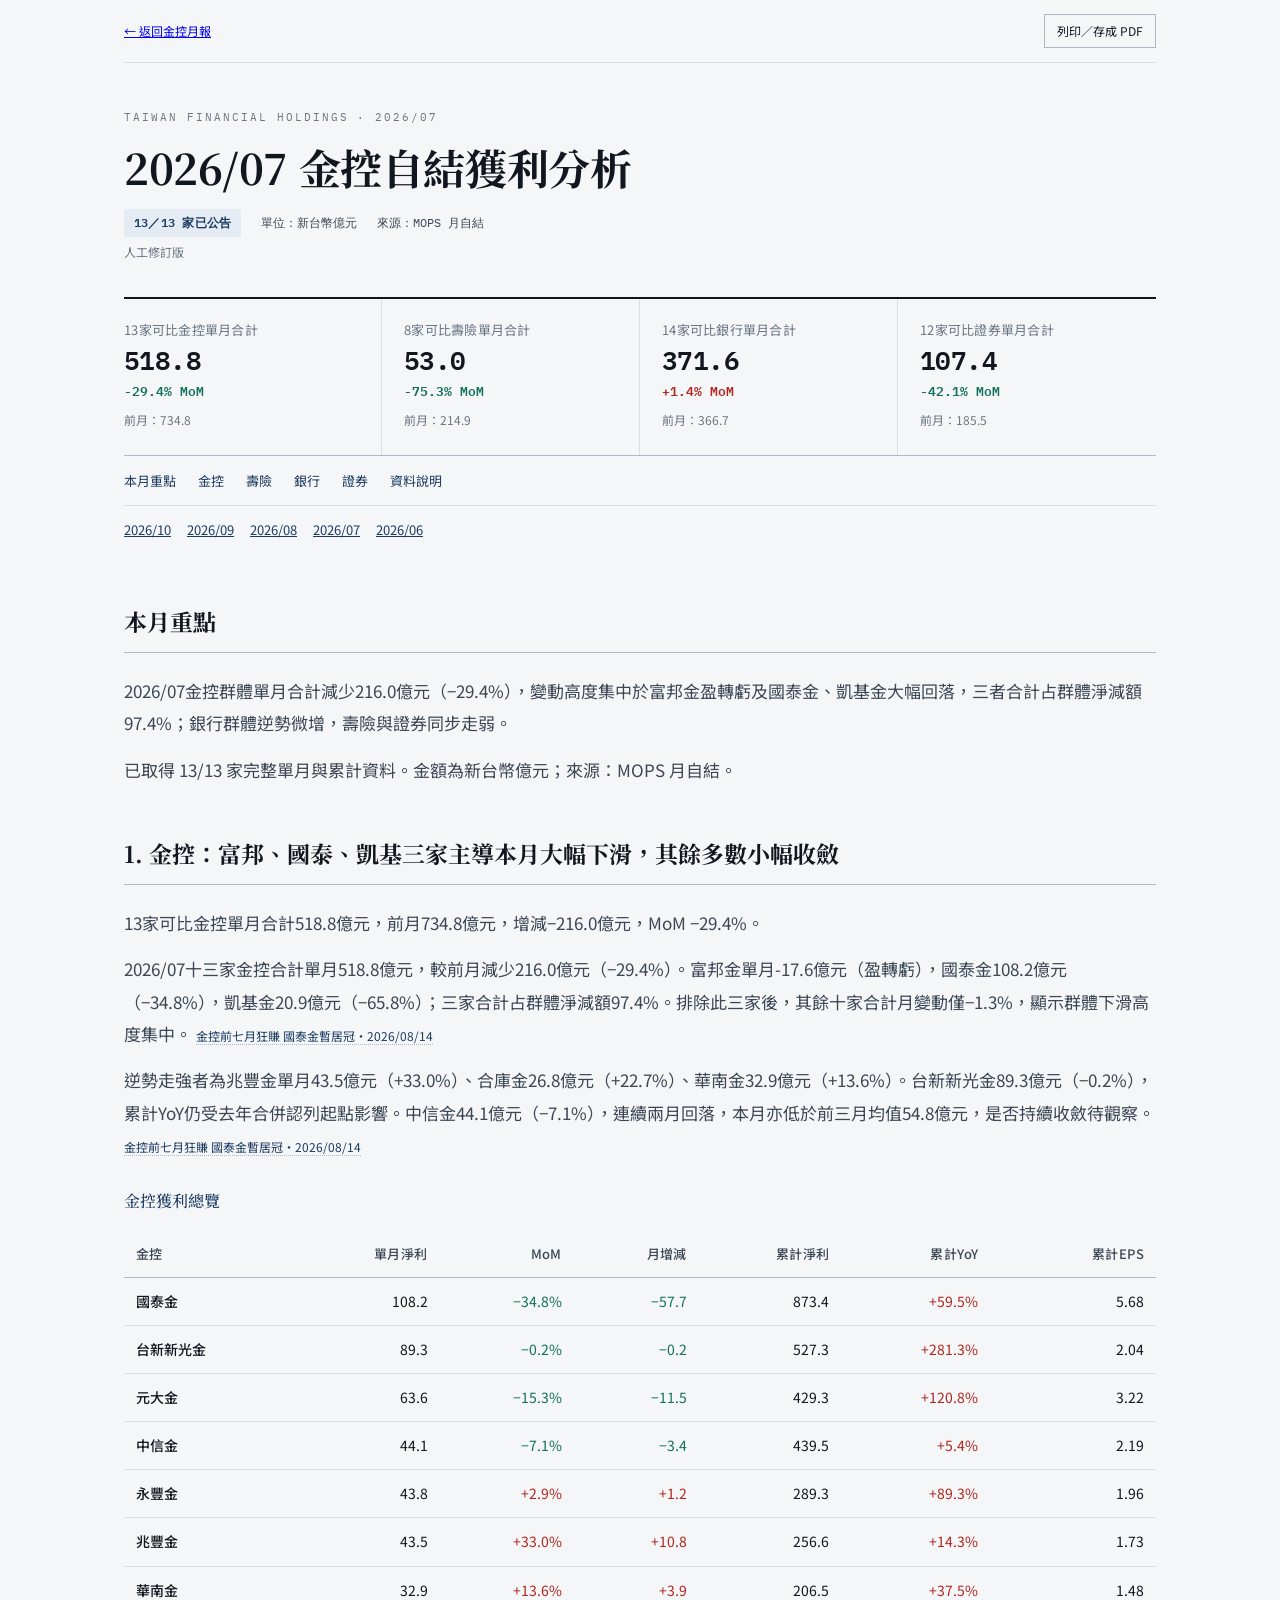
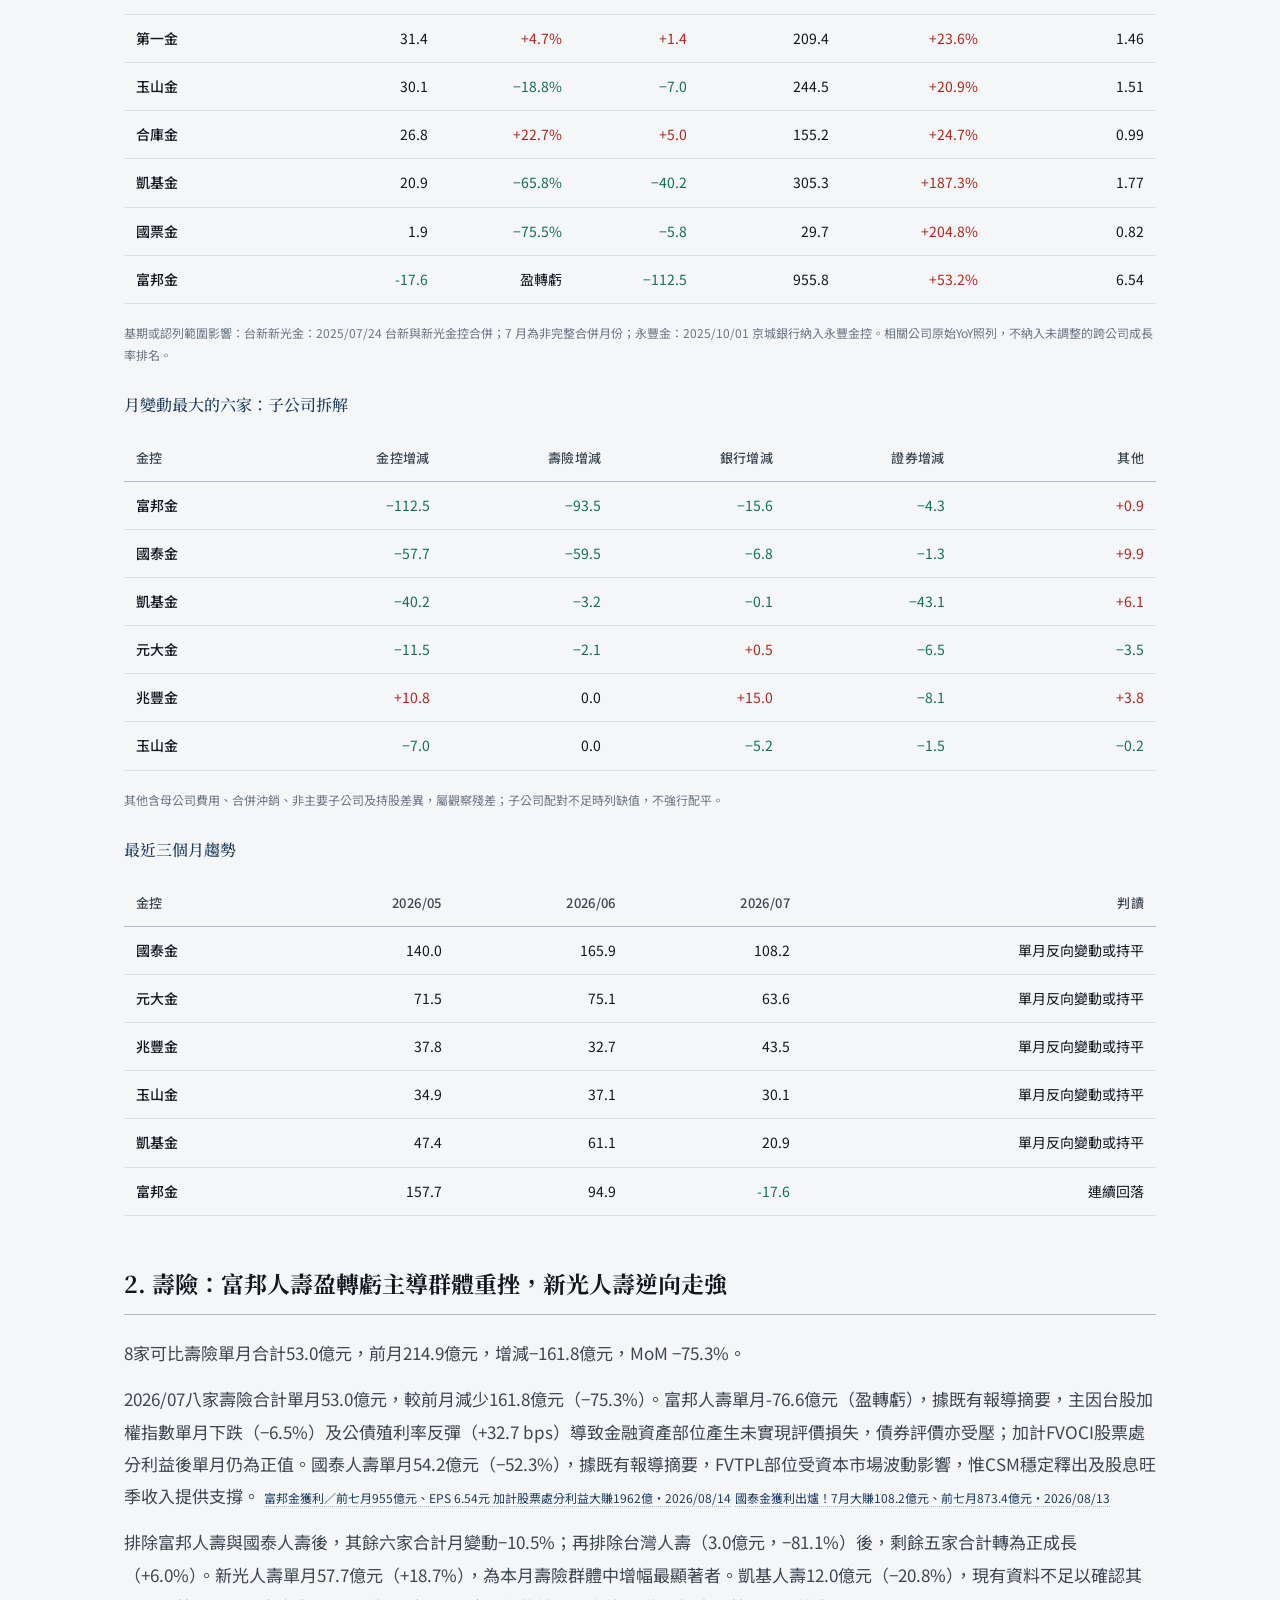
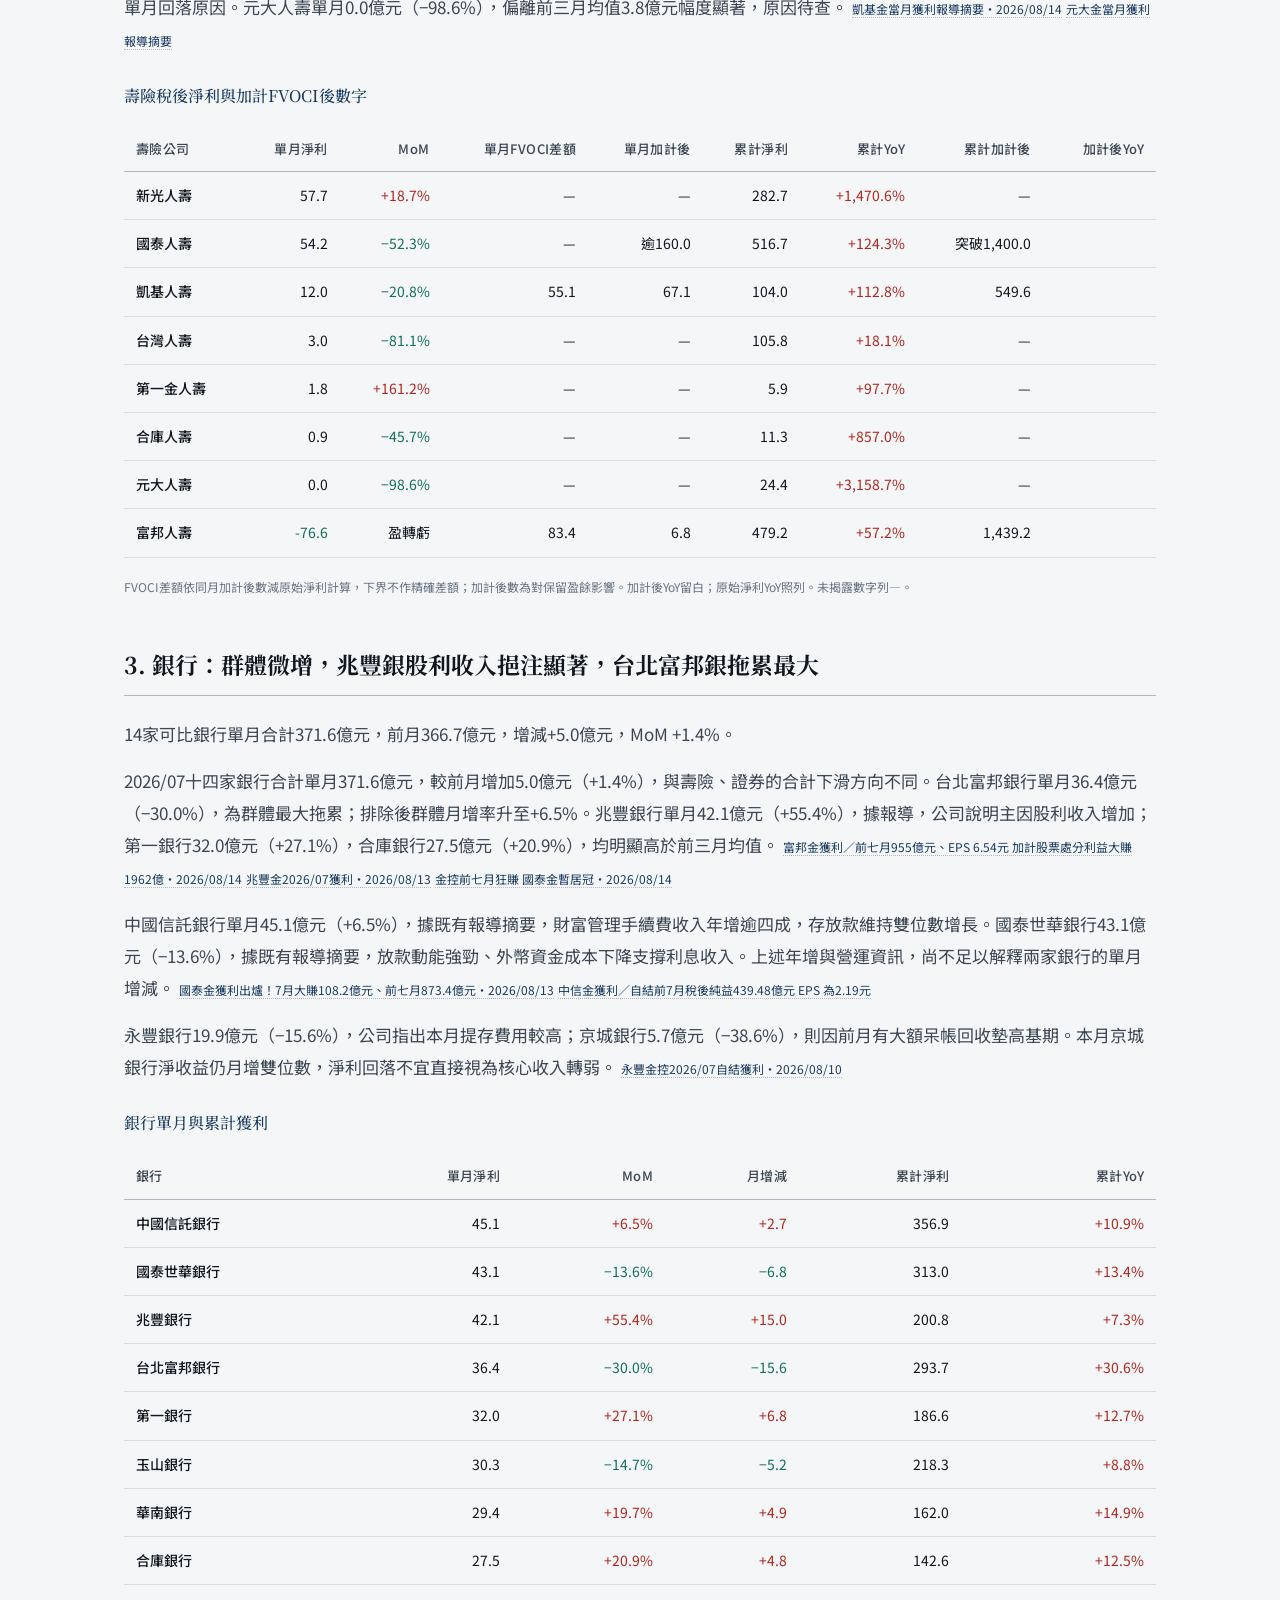
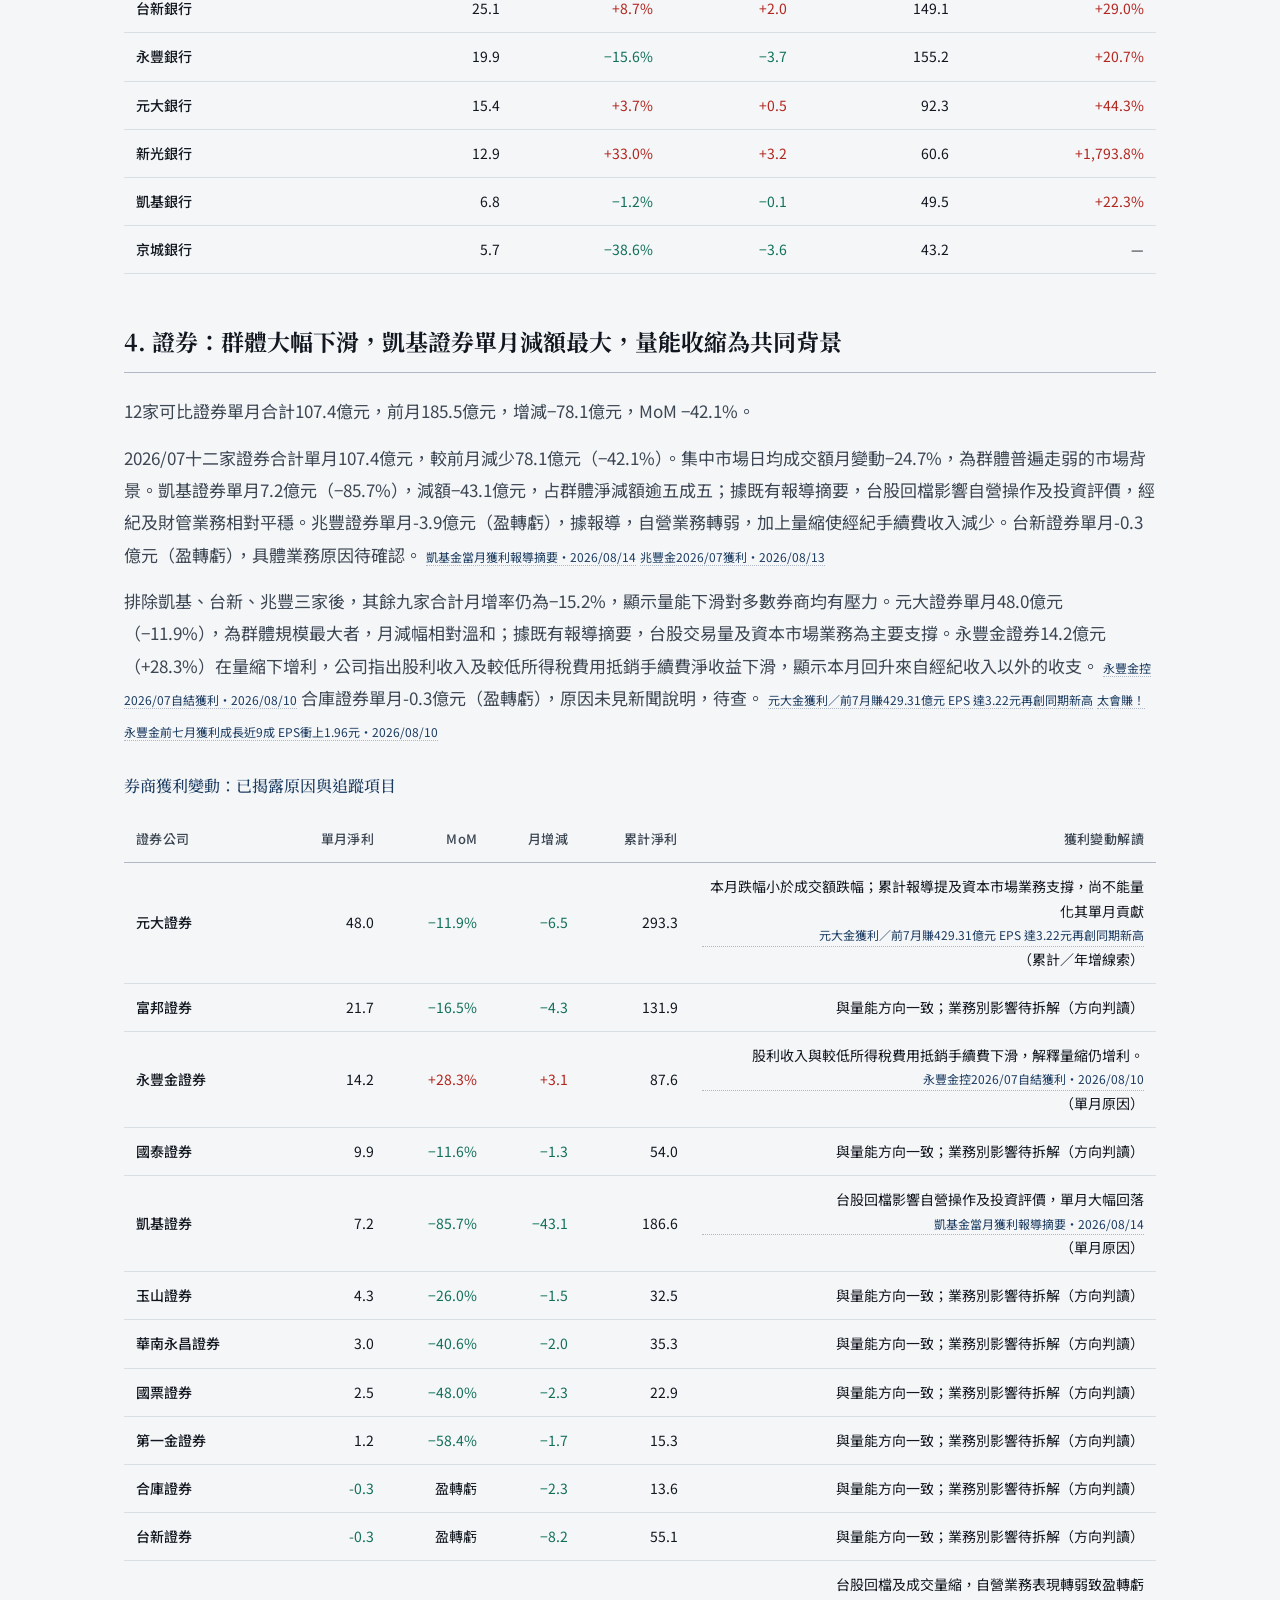
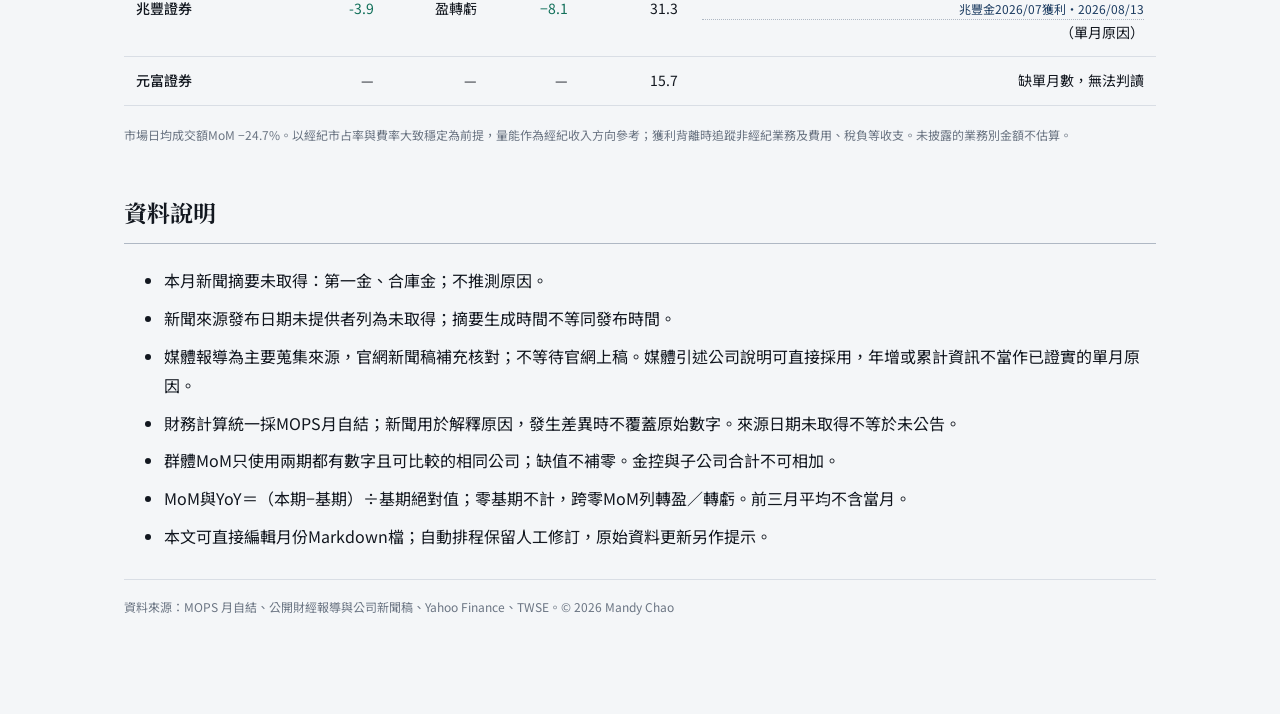
<file: docs/reports/2026-07.html>
<!DOCTYPE html><html lang="zh-Hant" data-theme="light"><head><meta charset="UTF-8"><meta name="viewport" content="width=device-width,initial-scale=1"><title>2026/07 金控自結獲利分析</title><link rel="stylesheet" href="../report-design.css"><link rel="stylesheet" href="https://fonts.googleapis.com/css2?family=Noto+Serif+TC:wght@500;700&family=Noto+Sans+TC:wght@400;500;700&family=IBM+Plex+Mono:wght@400;500;600&display=swap"></head><body><main class="wrap"><div class="preview-tools"><a href="../index.html">← 返回金控月報</a><button onclick="window.print()">列印／存成 PDF</button></div><header class="masthead"><p class="eyebrow">TAIWAN FINANCIAL HOLDINGS · 2026/07</p><h1>2026/07 金控自結獲利分析</h1><div class="meta"><span class="chip">13／13 家已公告</span><span>單位：新台幣億元</span><span>來源：MOPS 月自結</span></div><p class="status-note">人工修訂版</p></header><div class="kpis"><div class="kpi"><span class="k-label">13家可比金控單月合計</span><span class="k-value">518.8</span><span class="k-delta down">-29.4% MoM</span><span class="k-foot">前月：734.8</span></div><div class="kpi"><span class="k-label">8家可比壽險單月合計</span><span class="k-value">53.0</span><span class="k-delta down">-75.3% MoM</span><span class="k-foot">前月：214.9</span></div><div class="kpi"><span class="k-label">14家可比銀行單月合計</span><span class="k-value">371.6</span><span class="k-delta up">+1.4% MoM</span><span class="k-foot">前月：366.7</span></div><div class="kpi"><span class="k-label">12家可比證券單月合計</span><span class="k-value">107.4</span><span class="k-delta down">-42.1% MoM</span><span class="k-foot">前月：185.5</span></div></div><nav aria-label="報告章節"><a href="#section-0" title="本月重點">本月重點</a><a href="#section-1" title="1. 金控：富邦、國泰、凱基三家主導本月大幅下滑，其餘多數小幅收斂">金控</a><a href="#section-2" title="2. 壽險：富邦人壽盈轉虧主導群體重挫，新光人壽逆向走強">壽險</a><a href="#section-3" title="3. 銀行：群體微增，兆豐銀股利收入挹注顯著，台北富邦銀拖累最大">銀行</a><a href="#section-4" title="4. 證券：群體大幅下滑，凱基證券單月減額最大，量能收縮為共同背景">證券</a><a href="#section-5" title="資料說明">資料說明</a></nav><div class="report-menu" id="report-menu"></div><article class="report-body"><h2 id="section-0">本月重點</h2>
<p>2026/07金控群體單月合計減少216.0億元（−29.4%），變動高度集中於富邦金盈轉虧及國泰金、凱基金大幅回落，三者合計占群體淨減額97.4%；銀行群體逆勢微增，壽險與證券同步走弱。</p>
<p>已取得 13/13 家完整單月與累計資料。金額為新台幣億元；來源：MOPS 月自結。</p>
<h2 id="section-1">1. 金控：富邦、國泰、凱基三家主導本月大幅下滑，其餘多數小幅收斂</h2>
<p>13家可比金控單月合計518.8億元，前月734.8億元，增減−216.0億元，MoM −29.4%。</p>
<p>2026/07十三家金控合計單月518.8億元，較前月減少216.0億元（−29.4%）。富邦金單月-17.6億元（盈轉虧），國泰金108.2億元（−34.8%），凱基金20.9億元（−65.8%）；三家合計占群體淨減額97.4%。排除此三家後，其餘十家合計月變動僅−1.3%，顯示群體下滑高度集中。 <a href="https://www.ctee.com.tw/news/20260814700073-439901" target="_blank" rel="noopener">金控前七月狂賺 國泰金暫居冠・2026/08/14</a></p>
<p>逆勢走強者為兆豐金單月43.5億元（+33.0%）、合庫金26.8億元（+22.7%）、華南金32.9億元（+13.6%）。台新新光金89.3億元（−0.2%），累計YoY仍受去年合併認列起點影響。中信金44.1億元（−7.1%），連續兩月回落，本月亦低於前三月均值54.8億元，是否持續收斂待觀察。 <a href="https://www.ctee.com.tw/news/20260814700073-439901" target="_blank" rel="noopener">金控前七月狂賺 國泰金暫居冠・2026/08/14</a></p>
<h3>金控獲利總覽</h3>
<div class="report-table-wrap"><table class="report-table"><thead><tr><th>金控</th><th>單月淨利</th><th>MoM</th><th>月增減</th><th>累計淨利</th><th>累計YoY</th><th>累計EPS</th></tr></thead><tbody><tr><td>國泰金</td><td>108.2</td><td class="num-neg">−34.8%</td><td class="num-neg">−57.7</td><td>873.4</td><td class="num-pos">+59.5%</td><td>5.68</td></tr><tr><td>台新新光金</td><td>89.3</td><td class="num-neg">−0.2%</td><td class="num-neg">−0.2</td><td>527.3</td><td class="num-pos">+281.3%</td><td>2.04</td></tr><tr><td>元大金</td><td>63.6</td><td class="num-neg">−15.3%</td><td class="num-neg">−11.5</td><td>429.3</td><td class="num-pos">+120.8%</td><td>3.22</td></tr><tr><td>中信金</td><td>44.1</td><td class="num-neg">−7.1%</td><td class="num-neg">−3.4</td><td>439.5</td><td class="num-pos">+5.4%</td><td>2.19</td></tr><tr><td>永豐金</td><td>43.8</td><td class="num-pos">+2.9%</td><td class="num-pos">+1.2</td><td>289.3</td><td class="num-pos">+89.3%</td><td>1.96</td></tr><tr><td>兆豐金</td><td>43.5</td><td class="num-pos">+33.0%</td><td class="num-pos">+10.8</td><td>256.6</td><td class="num-pos">+14.3%</td><td>1.73</td></tr><tr><td>華南金</td><td>32.9</td><td class="num-pos">+13.6%</td><td class="num-pos">+3.9</td><td>206.5</td><td class="num-pos">+37.5%</td><td>1.48</td></tr><tr><td>第一金</td><td>31.4</td><td class="num-pos">+4.7%</td><td class="num-pos">+1.4</td><td>209.4</td><td class="num-pos">+23.6%</td><td>1.46</td></tr><tr><td>玉山金</td><td>30.1</td><td class="num-neg">−18.8%</td><td class="num-neg">−7.0</td><td>244.5</td><td class="num-pos">+20.9%</td><td>1.51</td></tr><tr><td>合庫金</td><td>26.8</td><td class="num-pos">+22.7%</td><td class="num-pos">+5.0</td><td>155.2</td><td class="num-pos">+24.7%</td><td>0.99</td></tr><tr><td>凱基金</td><td>20.9</td><td class="num-neg">−65.8%</td><td class="num-neg">−40.2</td><td>305.3</td><td class="num-pos">+187.3%</td><td>1.77</td></tr><tr><td>國票金</td><td>1.9</td><td class="num-neg">−75.5%</td><td class="num-neg">−5.8</td><td>29.7</td><td class="num-pos">+204.8%</td><td>0.82</td></tr><tr><td>富邦金</td><td class="num-neg">-17.6</td><td>盈轉虧</td><td class="num-neg">−112.5</td><td>955.8</td><td class="num-pos">+53.2%</td><td>6.54</td></tr></tbody></table></div>
<p class="report-caption">基期或認列範圍影響：台新新光金：2025/07/24 台新與新光金控合併；7 月為非完整合併月份；永豐金：2025/10/01 京城銀行納入永豐金控。相關公司原始YoY照列，不納入未調整的跨公司成長率排名。</p>
<h3>月變動最大的六家：子公司拆解</h3>
<div class="report-table-wrap"><table class="report-table"><thead><tr><th>金控</th><th>金控增減</th><th>壽險增減</th><th>銀行增減</th><th>證券增減</th><th>其他</th></tr></thead><tbody><tr><td>富邦金</td><td class="num-neg">−112.5</td><td class="num-neg">−93.5</td><td class="num-neg">−15.6</td><td class="num-neg">−4.3</td><td class="num-pos">+0.9</td></tr><tr><td>國泰金</td><td class="num-neg">−57.7</td><td class="num-neg">−59.5</td><td class="num-neg">−6.8</td><td class="num-neg">−1.3</td><td class="num-pos">+9.9</td></tr><tr><td>凱基金</td><td class="num-neg">−40.2</td><td class="num-neg">−3.2</td><td class="num-neg">−0.1</td><td class="num-neg">−43.1</td><td class="num-pos">+6.1</td></tr><tr><td>元大金</td><td class="num-neg">−11.5</td><td class="num-neg">−2.1</td><td class="num-pos">+0.5</td><td class="num-neg">−6.5</td><td class="num-neg">−3.5</td></tr><tr><td>兆豐金</td><td class="num-pos">+10.8</td><td>0.0</td><td class="num-pos">+15.0</td><td class="num-neg">−8.1</td><td class="num-pos">+3.8</td></tr><tr><td>玉山金</td><td class="num-neg">−7.0</td><td>0.0</td><td class="num-neg">−5.2</td><td class="num-neg">−1.5</td><td class="num-neg">−0.2</td></tr></tbody></table></div>
<p class="report-caption">其他含母公司費用、合併沖銷、非主要子公司及持股差異，屬觀察殘差；子公司配對不足時列缺值，不強行配平。</p>
<h3>最近三個月趨勢</h3>
<div class="report-table-wrap"><table class="report-table"><thead><tr><th>金控</th><th>2026/05</th><th>2026/06</th><th>2026/07</th><th>判讀</th></tr></thead><tbody><tr><td>國泰金</td><td>140.0</td><td>165.9</td><td>108.2</td><td>單月反向變動或持平</td></tr><tr><td>元大金</td><td>71.5</td><td>75.1</td><td>63.6</td><td>單月反向變動或持平</td></tr><tr><td>兆豐金</td><td>37.8</td><td>32.7</td><td>43.5</td><td>單月反向變動或持平</td></tr><tr><td>玉山金</td><td>34.9</td><td>37.1</td><td>30.1</td><td>單月反向變動或持平</td></tr><tr><td>凱基金</td><td>47.4</td><td>61.1</td><td>20.9</td><td>單月反向變動或持平</td></tr><tr><td>富邦金</td><td>157.7</td><td>94.9</td><td class="num-neg">-17.6</td><td>連續回落</td></tr></tbody></table></div>
<h2 id="section-2">2. 壽險：富邦人壽盈轉虧主導群體重挫，新光人壽逆向走強</h2>
<p>8家可比壽險單月合計53.0億元，前月214.9億元，增減−161.8億元，MoM −75.3%。</p>
<p>2026/07八家壽險合計單月53.0億元，較前月減少161.8億元（−75.3%）。富邦人壽單月-76.6億元（盈轉虧），據既有報導摘要，主因台股加權指數單月下跌（−6.5%）及公債殖利率反彈（+32.7 bps）導致金融資產部位產生未實現評價損失，債券評價亦受壓；加計FVOCI股票處分利益後單月仍為正值。國泰人壽單月54.2億元（−52.3%），據既有報導摘要，FVTPL部位受資本市場波動影響，惟CSM穩定釋出及股息旺季收入提供支撐。 <a href="https://udn.com/news/story/7252/9692092" target="_blank" rel="noopener">富邦金獲利／前七月955億元、EPS 6.54元 加計股票處分利益大賺1962億・2026/08/14</a> <a href="https://www.ctee.com.tw/news/20260813701544-430304" target="_blank" rel="noopener">國泰金獲利出爐！7月大賺108.2億元、前七月873.4億元・2026/08/13</a></p>
<p>排除富邦人壽與國泰人壽後，其餘六家合計月變動−10.5%；再排除台灣人壽（3.0億元，−81.1%）後，剩餘五家合計轉為正成長（+6.0%）。新光人壽單月57.7億元（+18.7%），為本月壽險群體中增幅最顯著者。凱基人壽12.0億元（−20.8%），現有資料不足以確認其單月回落原因。元大人壽單月0.0億元（−98.6%），偏離前三月均值3.8億元幅度顯著，原因待查。 <a href="https://www.ctee.com.tw/news/20260814700073-439901" target="_blank" rel="noopener">凱基金當月獲利報導摘要・2026/08/14</a> <a href="https://money.udn.com/money/story/5613/9687230" target="_blank" rel="noopener">元大金當月獲利報導摘要</a></p>
<h3>壽險稅後淨利與加計FVOCI後數字</h3>
<div class="report-table-wrap"><table class="report-table"><thead><tr><th>壽險公司</th><th>單月淨利</th><th>MoM</th><th>單月FVOCI差額</th><th>單月加計後</th><th>累計淨利</th><th>累計YoY</th><th>累計加計後</th><th>加計後YoY</th></tr></thead><tbody><tr><td>新光人壽</td><td>57.7</td><td class="num-pos">+18.7%</td><td>—</td><td>—</td><td>282.7</td><td class="num-pos">+1,470.6%</td><td>—</td><td></td></tr><tr><td>國泰人壽</td><td>54.2</td><td class="num-neg">−52.3%</td><td>—</td><td>逾160.0</td><td>516.7</td><td class="num-pos">+124.3%</td><td>突破1,400.0</td><td></td></tr><tr><td>凱基人壽</td><td>12.0</td><td class="num-neg">−20.8%</td><td>55.1</td><td>67.1</td><td>104.0</td><td class="num-pos">+112.8%</td><td>549.6</td><td></td></tr><tr><td>台灣人壽</td><td>3.0</td><td class="num-neg">−81.1%</td><td>—</td><td>—</td><td>105.8</td><td class="num-pos">+18.1%</td><td>—</td><td></td></tr><tr><td>第一金人壽</td><td>1.8</td><td class="num-pos">+161.2%</td><td>—</td><td>—</td><td>5.9</td><td class="num-pos">+97.7%</td><td>—</td><td></td></tr><tr><td>合庫人壽</td><td>0.9</td><td class="num-neg">−45.7%</td><td>—</td><td>—</td><td>11.3</td><td class="num-pos">+857.0%</td><td>—</td><td></td></tr><tr><td>元大人壽</td><td>0.0</td><td class="num-neg">−98.6%</td><td>—</td><td>—</td><td>24.4</td><td class="num-pos">+3,158.7%</td><td>—</td><td></td></tr><tr><td>富邦人壽</td><td class="num-neg">-76.6</td><td>盈轉虧</td><td>83.4</td><td>6.8</td><td>479.2</td><td class="num-pos">+57.2%</td><td>1,439.2</td><td></td></tr></tbody></table></div>
<p class="report-caption">FVOCI差額依同月加計後數減原始淨利計算，下界不作精確差額；加計後數為對保留盈餘影響。加計後YoY留白；原始淨利YoY照列。未揭露數字列—。</p>
<h2 id="section-3">3. 銀行：群體微增，兆豐銀股利收入挹注顯著，台北富邦銀拖累最大</h2>
<p>14家可比銀行單月合計371.6億元，前月366.7億元，增減+5.0億元，MoM +1.4%。</p>
<p>2026/07十四家銀行合計單月371.6億元，較前月增加5.0億元（+1.4%），與壽險、證券的合計下滑方向不同。台北富邦銀行單月36.4億元（−30.0%），為群體最大拖累；排除後群體月增率升至+6.5%。兆豐銀行單月42.1億元（+55.4%），據報導，公司說明主因股利收入增加；第一銀行32.0億元（+27.1%），合庫銀行27.5億元（+20.9%），均明顯高於前三月均值。 <a href="https://udn.com/news/story/7252/9692092" target="_blank" rel="noopener">富邦金獲利／前七月955億元、EPS 6.54元 加計股票處分利益大賺1962億・2026/08/14</a> <a href="https://money.udn.com/money/story/5613/9689954" target="_blank" rel="noopener">兆豐金2026/07獲利・2026/08/13</a> <a href="https://www.ctee.com.tw/news/20260814700073-439901" target="_blank" rel="noopener">金控前七月狂賺 國泰金暫居冠・2026/08/14</a></p>
<p>中國信託銀行單月45.1億元（+6.5%），據既有報導摘要，財富管理手續費收入年增逾四成，存放款維持雙位數增長。國泰世華銀行43.1億元（−13.6%），據既有報導摘要，放款動能強勁、外幣資金成本下降支撐利息收入。上述年增與營運資訊，尚不足以解釋兩家銀行的單月增減。 <a href="https://www.ctee.com.tw/news/20260813701544-430304" target="_blank" rel="noopener">國泰金獲利出爐！7月大賺108.2億元、前七月873.4億元・2026/08/13</a> <a href="https://money.udn.com/money/story/5613/9687326" target="_blank" rel="noopener">中信金獲利／自結前7月稅後純益439.48億元 EPS 為2.19元</a></p>
<p>永豐銀行19.9億元（−15.6%），公司指出本月提存費用較高；京城銀行5.7億元（−38.6%），則因前月有大額呆帳回收墊高基期。本月京城銀行淨收益仍月增雙位數，淨利回落不宜直接視為核心收入轉弱。 <a href="https://www.sinopac.com/News/20220503183151553480/20260810152744893423.html" target="_blank" rel="noopener">永豐金控2026/07自結獲利・2026/08/10</a></p>
<h3>銀行單月與累計獲利</h3>
<div class="report-table-wrap"><table class="report-table"><thead><tr><th>銀行</th><th>單月淨利</th><th>MoM</th><th>月增減</th><th>累計淨利</th><th>累計YoY</th></tr></thead><tbody><tr><td>中國信託銀行</td><td>45.1</td><td class="num-pos">+6.5%</td><td class="num-pos">+2.7</td><td>356.9</td><td class="num-pos">+10.9%</td></tr><tr><td>國泰世華銀行</td><td>43.1</td><td class="num-neg">−13.6%</td><td class="num-neg">−6.8</td><td>313.0</td><td class="num-pos">+13.4%</td></tr><tr><td>兆豐銀行</td><td>42.1</td><td class="num-pos">+55.4%</td><td class="num-pos">+15.0</td><td>200.8</td><td class="num-pos">+7.3%</td></tr><tr><td>台北富邦銀行</td><td>36.4</td><td class="num-neg">−30.0%</td><td class="num-neg">−15.6</td><td>293.7</td><td class="num-pos">+30.6%</td></tr><tr><td>第一銀行</td><td>32.0</td><td class="num-pos">+27.1%</td><td class="num-pos">+6.8</td><td>186.6</td><td class="num-pos">+12.7%</td></tr><tr><td>玉山銀行</td><td>30.3</td><td class="num-neg">−14.7%</td><td class="num-neg">−5.2</td><td>218.3</td><td class="num-pos">+8.8%</td></tr><tr><td>華南銀行</td><td>29.4</td><td class="num-pos">+19.7%</td><td class="num-pos">+4.9</td><td>162.0</td><td class="num-pos">+14.9%</td></tr><tr><td>合庫銀行</td><td>27.5</td><td class="num-pos">+20.9%</td><td class="num-pos">+4.8</td><td>142.6</td><td class="num-pos">+12.5%</td></tr><tr><td>台新銀行</td><td>25.1</td><td class="num-pos">+8.7%</td><td class="num-pos">+2.0</td><td>149.1</td><td class="num-pos">+29.0%</td></tr><tr><td>永豐銀行</td><td>19.9</td><td class="num-neg">−15.6%</td><td class="num-neg">−3.7</td><td>155.2</td><td class="num-pos">+20.7%</td></tr><tr><td>元大銀行</td><td>15.4</td><td class="num-pos">+3.7%</td><td class="num-pos">+0.5</td><td>92.3</td><td class="num-pos">+44.3%</td></tr><tr><td>新光銀行</td><td>12.9</td><td class="num-pos">+33.0%</td><td class="num-pos">+3.2</td><td>60.6</td><td class="num-pos">+1,793.8%</td></tr><tr><td>凱基銀行</td><td>6.8</td><td class="num-neg">−1.2%</td><td class="num-neg">−0.1</td><td>49.5</td><td class="num-pos">+22.3%</td></tr><tr><td>京城銀行</td><td>5.7</td><td class="num-neg">−38.6%</td><td class="num-neg">−3.6</td><td>43.2</td><td>—</td></tr></tbody></table></div>
<h2 id="section-4">4. 證券：群體大幅下滑，凱基證券單月減額最大，量能收縮為共同背景</h2>
<p>12家可比證券單月合計107.4億元，前月185.5億元，增減−78.1億元，MoM −42.1%。</p>
<p>2026/07十二家證券合計單月107.4億元，較前月減少78.1億元（−42.1%）。集中市場日均成交額月變動−24.7%，為群體普遍走弱的市場背景。凱基證券單月7.2億元（−85.7%），減額−43.1億元，占群體淨減額逾五成五；據既有報導摘要，台股回檔影響自營操作及投資評價，經紀及財管業務相對平穩。兆豐證券單月-3.9億元（盈轉虧），據報導，自營業務轉弱，加上量縮使經紀手續費收入減少。台新證券單月-0.3億元（盈轉虧），具體業務原因待確認。 <a href="https://www.ctee.com.tw/news/20260814700073-439901" target="_blank" rel="noopener">凱基金當月獲利報導摘要・2026/08/14</a> <a href="https://money.udn.com/money/story/5613/9689954" target="_blank" rel="noopener">兆豐金2026/07獲利・2026/08/13</a></p>
<p>排除凱基、台新、兆豐三家後，其餘九家合計月增率仍為−15.2%，顯示量能下滑對多數券商均有壓力。元大證券單月48.0億元（−11.9%），為群體規模最大者，月減幅相對溫和；據既有報導摘要，台股交易量及資本市場業務為主要支撐。永豐金證券14.2億元（+28.3%）在量縮下增利，公司指出股利收入及較低所得稅費用抵銷手續費淨收益下滑，顯示本月回升來自經紀收入以外的收支。 <a href="https://www.sinopac.com/News/20220503183151553480/20260810152744893423.html" target="_blank" rel="noopener">永豐金控2026/07自結獲利・2026/08/10</a> 合庫證券單月-0.3億元（盈轉虧），原因未見新聞說明，待查。 <a href="https://money.udn.com/money/story/5613/9687230" target="_blank" rel="noopener">元大金獲利／前7月賺429.31億元 EPS 達3.22元再創同期新高</a> <a href="https://www.ctee.com.tw/news/20260810701388-430304" target="_blank" rel="noopener">太會賺！永豐金前七月獲利成長近9成 EPS衝上1.96元・2026/08/10</a></p>
<h3>券商獲利變動：已揭露原因與追蹤項目</h3>
<div class="report-table-wrap"><table class="report-table"><thead><tr><th>證券公司</th><th>單月淨利</th><th>MoM</th><th>月增減</th><th>累計淨利</th><th>獲利變動解讀</th></tr></thead><tbody><tr><td>元大證券</td><td>48.0</td><td class="num-neg">−11.9%</td><td class="num-neg">−6.5</td><td>293.3</td><td>本月跌幅小於成交額跌幅；累計報導提及資本市場業務支撐，尚不能量化其單月貢獻 <a href="https://money.udn.com/money/story/5613/9687230" target="_blank" rel="noopener">元大金獲利／前7月賺429.31億元 EPS 達3.22元再創同期新高</a>（累計／年增線索）</td></tr><tr><td>富邦證券</td><td>21.7</td><td class="num-neg">−16.5%</td><td class="num-neg">−4.3</td><td>131.9</td><td>與量能方向一致；業務別影響待拆解（方向判讀）</td></tr><tr><td>永豐金證券</td><td>14.2</td><td class="num-pos">+28.3%</td><td class="num-pos">+3.1</td><td>87.6</td><td>股利收入與較低所得稅費用抵銷手續費下滑，解釋量縮仍增利。 <a href="https://www.sinopac.com/News/20220503183151553480/20260810152744893423.html" target="_blank" rel="noopener">永豐金控2026/07自結獲利・2026/08/10</a>（單月原因）</td></tr><tr><td>國泰證券</td><td>9.9</td><td class="num-neg">−11.6%</td><td class="num-neg">−1.3</td><td>54.0</td><td>與量能方向一致；業務別影響待拆解（方向判讀）</td></tr><tr><td>凱基證券</td><td>7.2</td><td class="num-neg">−85.7%</td><td class="num-neg">−43.1</td><td>186.6</td><td>台股回檔影響自營操作及投資評價，單月大幅回落 <a href="https://www.ctee.com.tw/news/20260814700073-439901" target="_blank" rel="noopener">凱基金當月獲利報導摘要・2026/08/14</a>（單月原因）</td></tr><tr><td>玉山證券</td><td>4.3</td><td class="num-neg">−26.0%</td><td class="num-neg">−1.5</td><td>32.5</td><td>與量能方向一致；業務別影響待拆解（方向判讀）</td></tr><tr><td>華南永昌證券</td><td>3.0</td><td class="num-neg">−40.6%</td><td class="num-neg">−2.0</td><td>35.3</td><td>與量能方向一致；業務別影響待拆解（方向判讀）</td></tr><tr><td>國票證券</td><td>2.5</td><td class="num-neg">−48.0%</td><td class="num-neg">−2.3</td><td>22.9</td><td>與量能方向一致；業務別影響待拆解（方向判讀）</td></tr><tr><td>第一金證券</td><td>1.2</td><td class="num-neg">−58.4%</td><td class="num-neg">−1.7</td><td>15.3</td><td>與量能方向一致；業務別影響待拆解（方向判讀）</td></tr><tr><td>合庫證券</td><td class="num-neg">-0.3</td><td>盈轉虧</td><td class="num-neg">−2.3</td><td>13.6</td><td>與量能方向一致；業務別影響待拆解（方向判讀）</td></tr><tr><td>台新證券</td><td class="num-neg">-0.3</td><td>盈轉虧</td><td class="num-neg">−8.2</td><td>55.1</td><td>與量能方向一致；業務別影響待拆解（方向判讀）</td></tr><tr><td>兆豐證券</td><td class="num-neg">-3.9</td><td>盈轉虧</td><td class="num-neg">−8.1</td><td>31.3</td><td>台股回檔及成交量縮，自營業務表現轉弱致盈轉虧 <a href="https://money.udn.com/money/story/5613/9689954" target="_blank" rel="noopener">兆豐金2026/07獲利・2026/08/13</a>（單月原因）</td></tr><tr><td>元富證券</td><td>—</td><td>—</td><td>—</td><td>15.7</td><td>缺單月數，無法判讀</td></tr></tbody></table></div>
<p class="report-caption">市場日均成交額MoM −24.7%。以經紀市占率與費率大致穩定為前提，量能作為經紀收入方向參考；獲利背離時追蹤非經紀業務及費用、稅負等收支。未披露的業務別金額不估算。</p>
<h2 id="section-5">資料說明</h2>
<ul><li>本月新聞摘要未取得：第一金、合庫金；不推測原因。</li><li>新聞來源發布日期未提供者列為未取得；摘要生成時間不等同發布時間。</li><li>媒體報導為主要蒐集來源，官網新聞稿補充核對；不等待官網上稿。媒體引述公司說明可直接採用，年增或累計資訊不當作已證實的單月原因。</li><li>財務計算統一採MOPS月自結；新聞用於解釋原因，發生差異時不覆蓋原始數字。來源日期未取得不等於未公告。</li><li>群體MoM只使用兩期都有數字且可比較的相同公司；缺值不補零。金控與子公司合計不可相加。</li><li>MoM與YoY＝（本期−基期）÷基期絕對值；零基期不計，跨零MoM列轉盈／轉虧。前三月平均不含當月。</li><li>本文可直接編輯月份Markdown檔；自動排程保留人工修訂，原始資料更新另作提示。</li></ul></article><footer class="disclaimer">資料來源：MOPS 月自結、公開財經報導與公司新聞稿、Yahoo Finance、TWSE。© 2026 Mandy Chao</footer></main><script src="../report-navigation.js"></script></body></html>
</file>
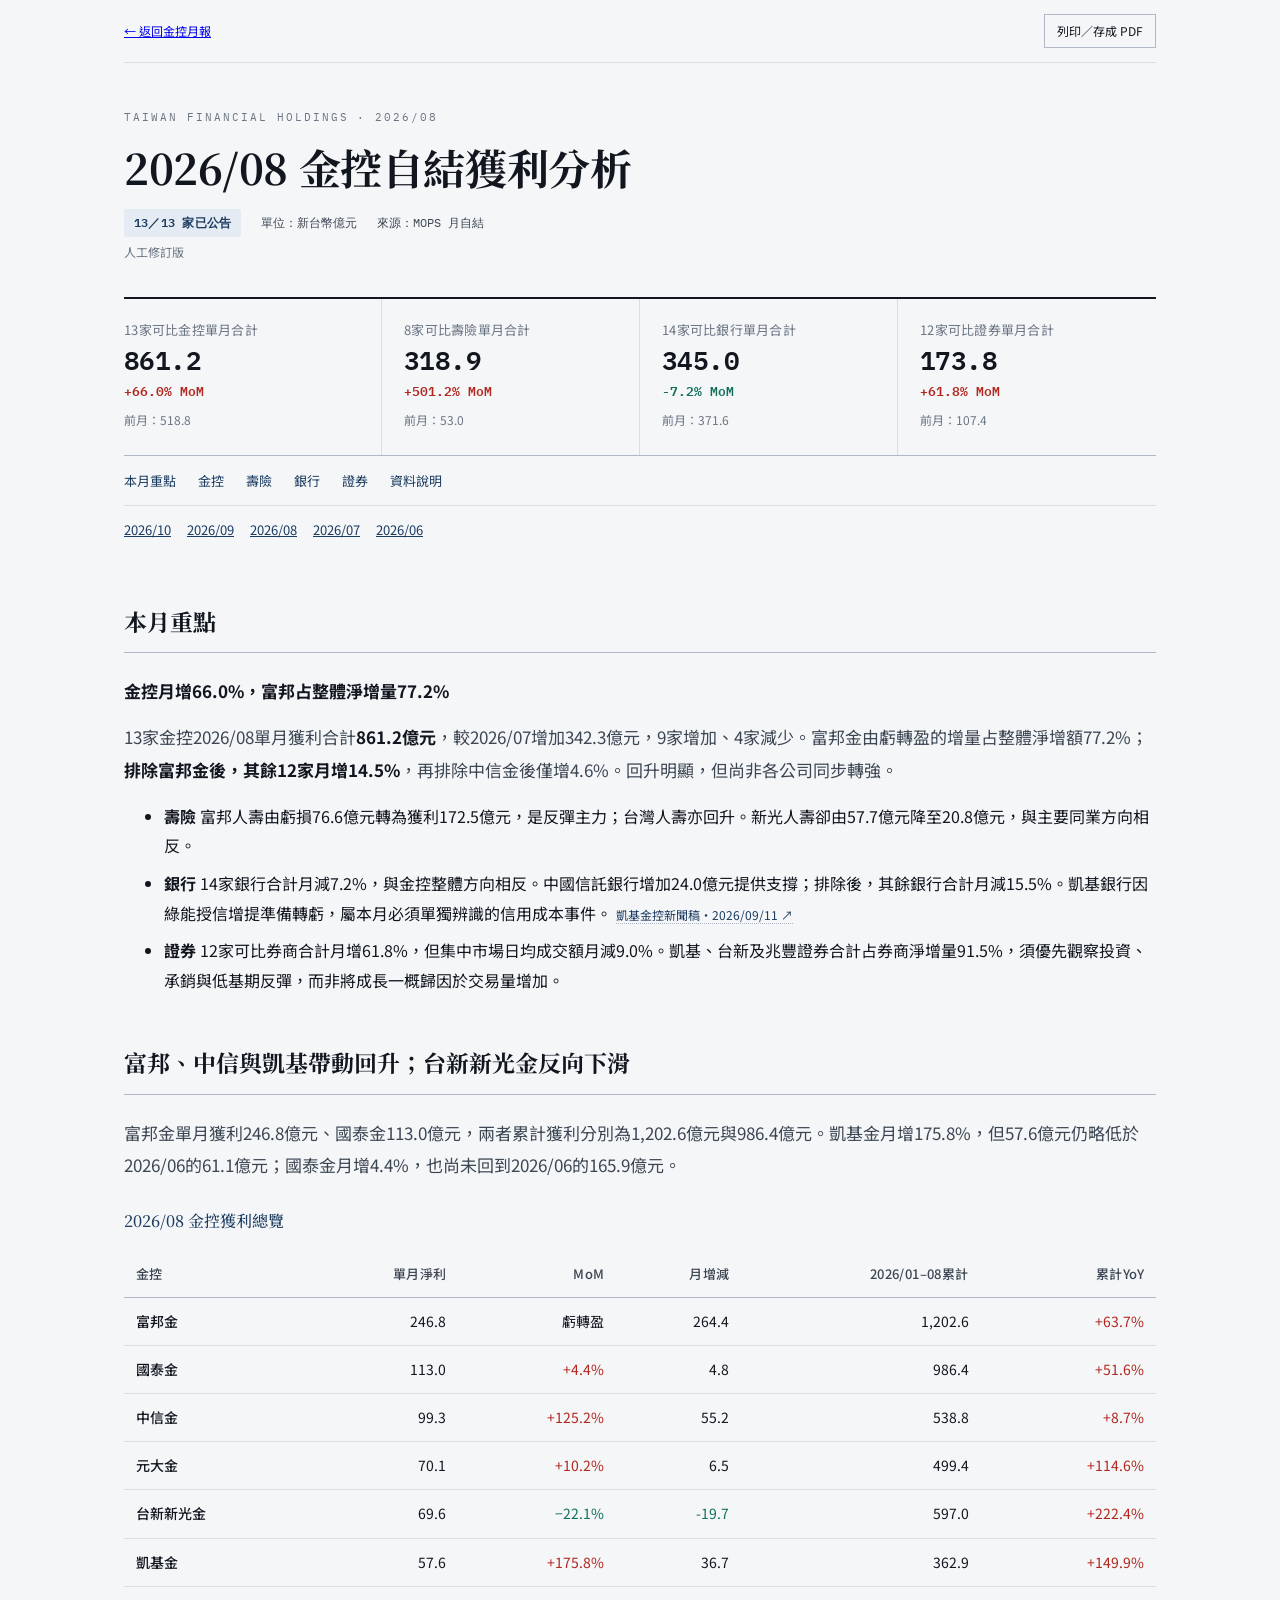
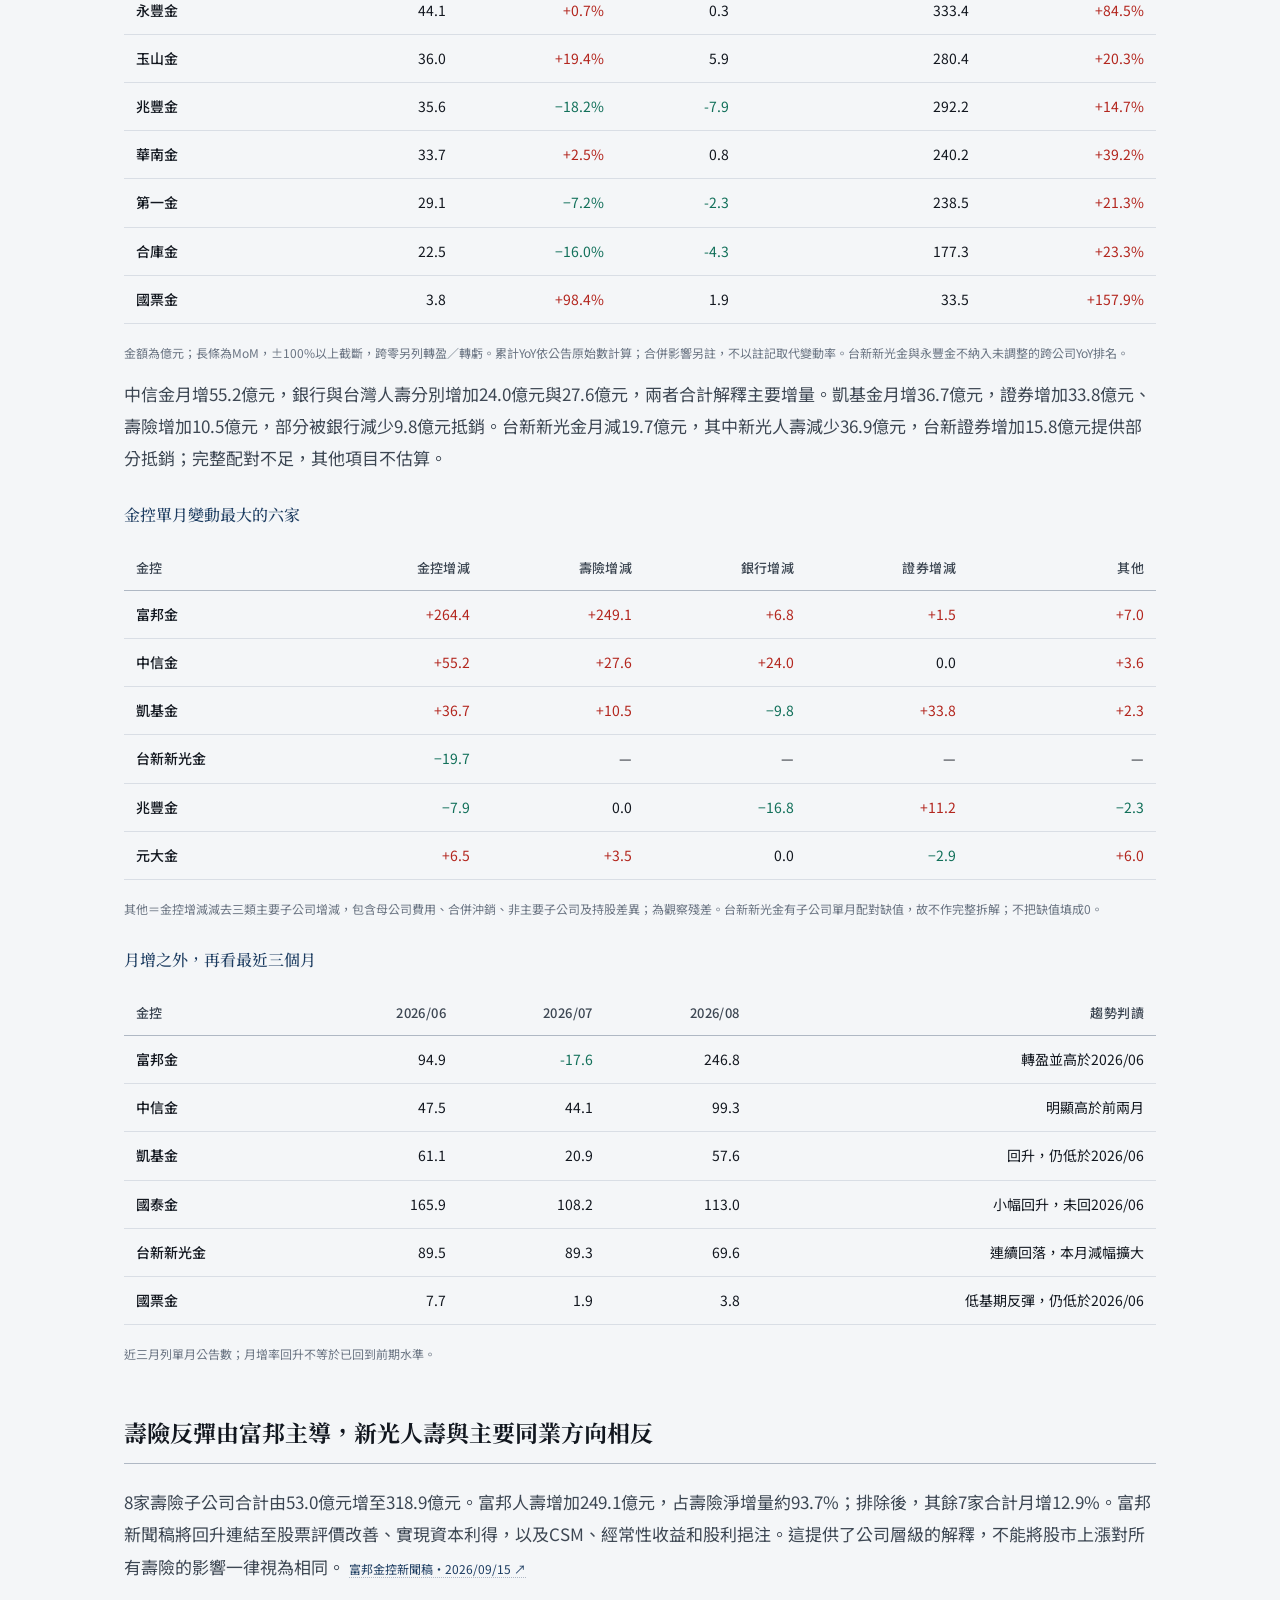
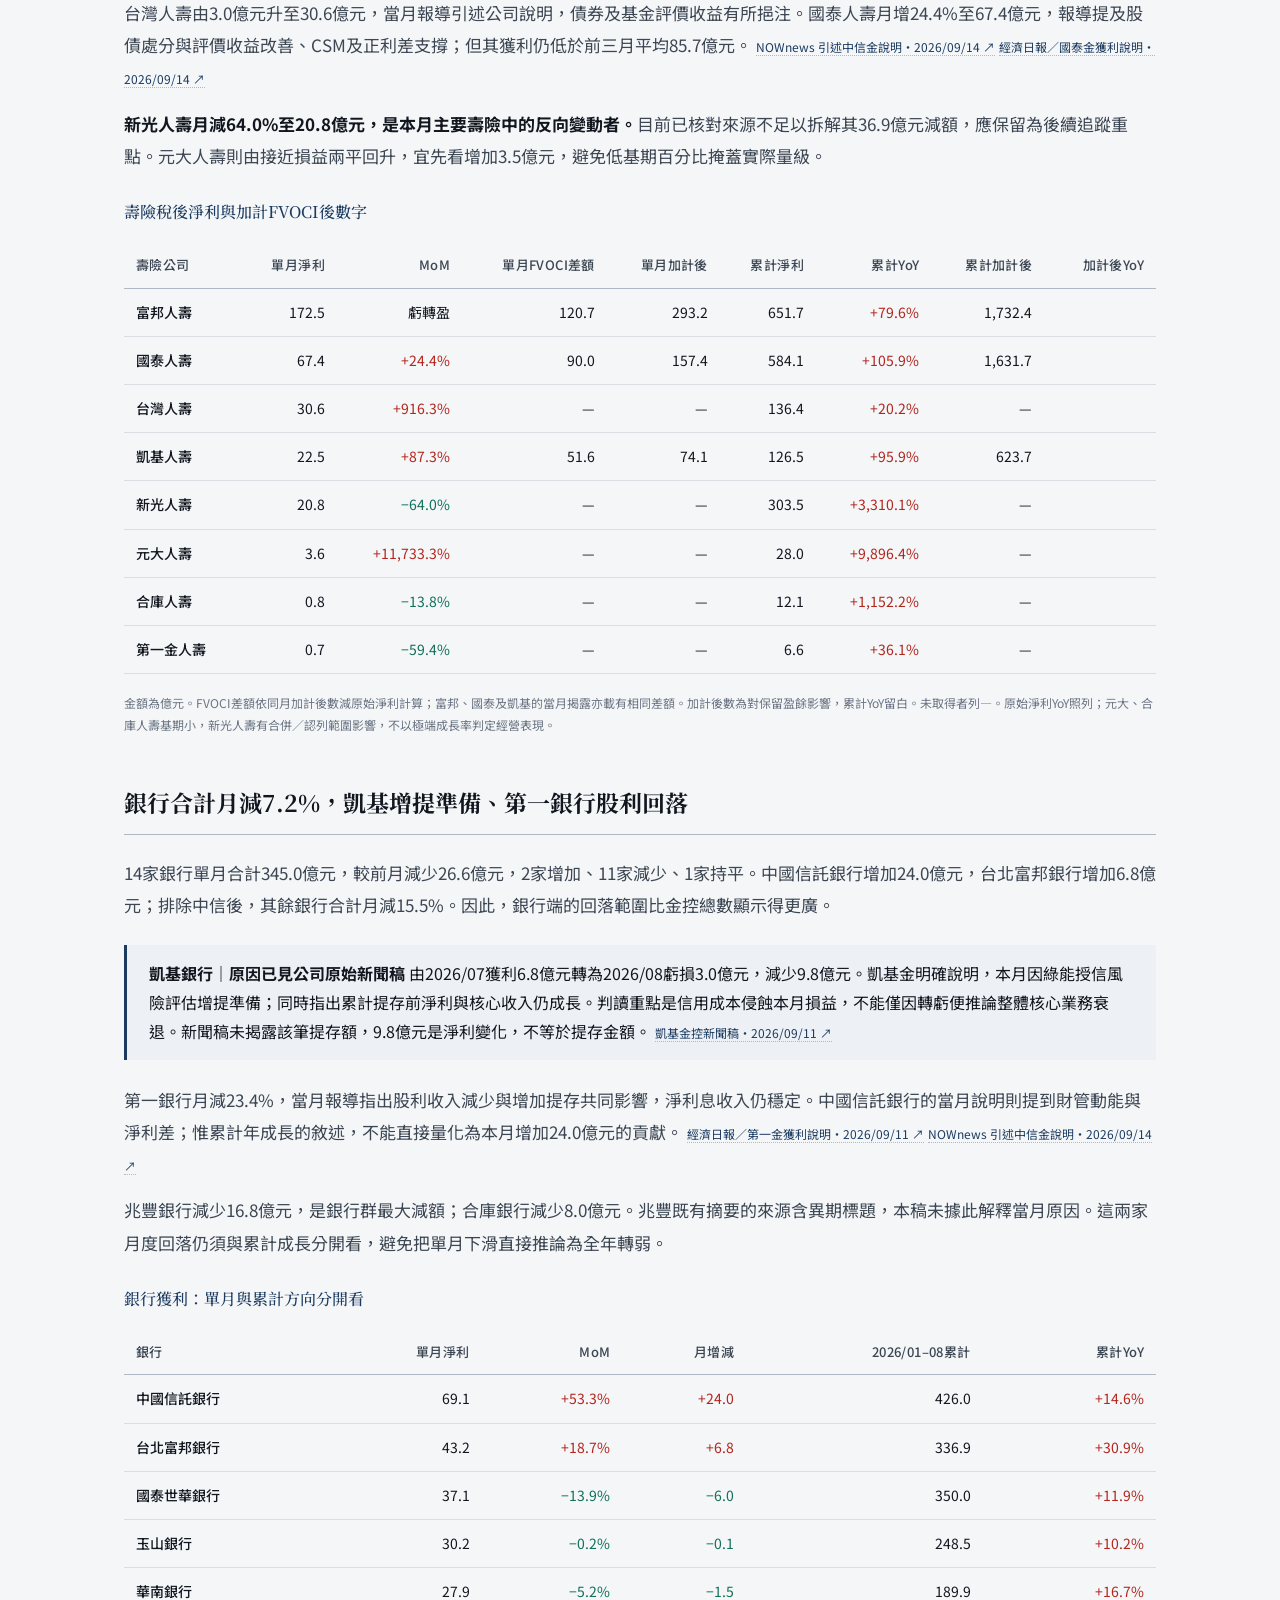
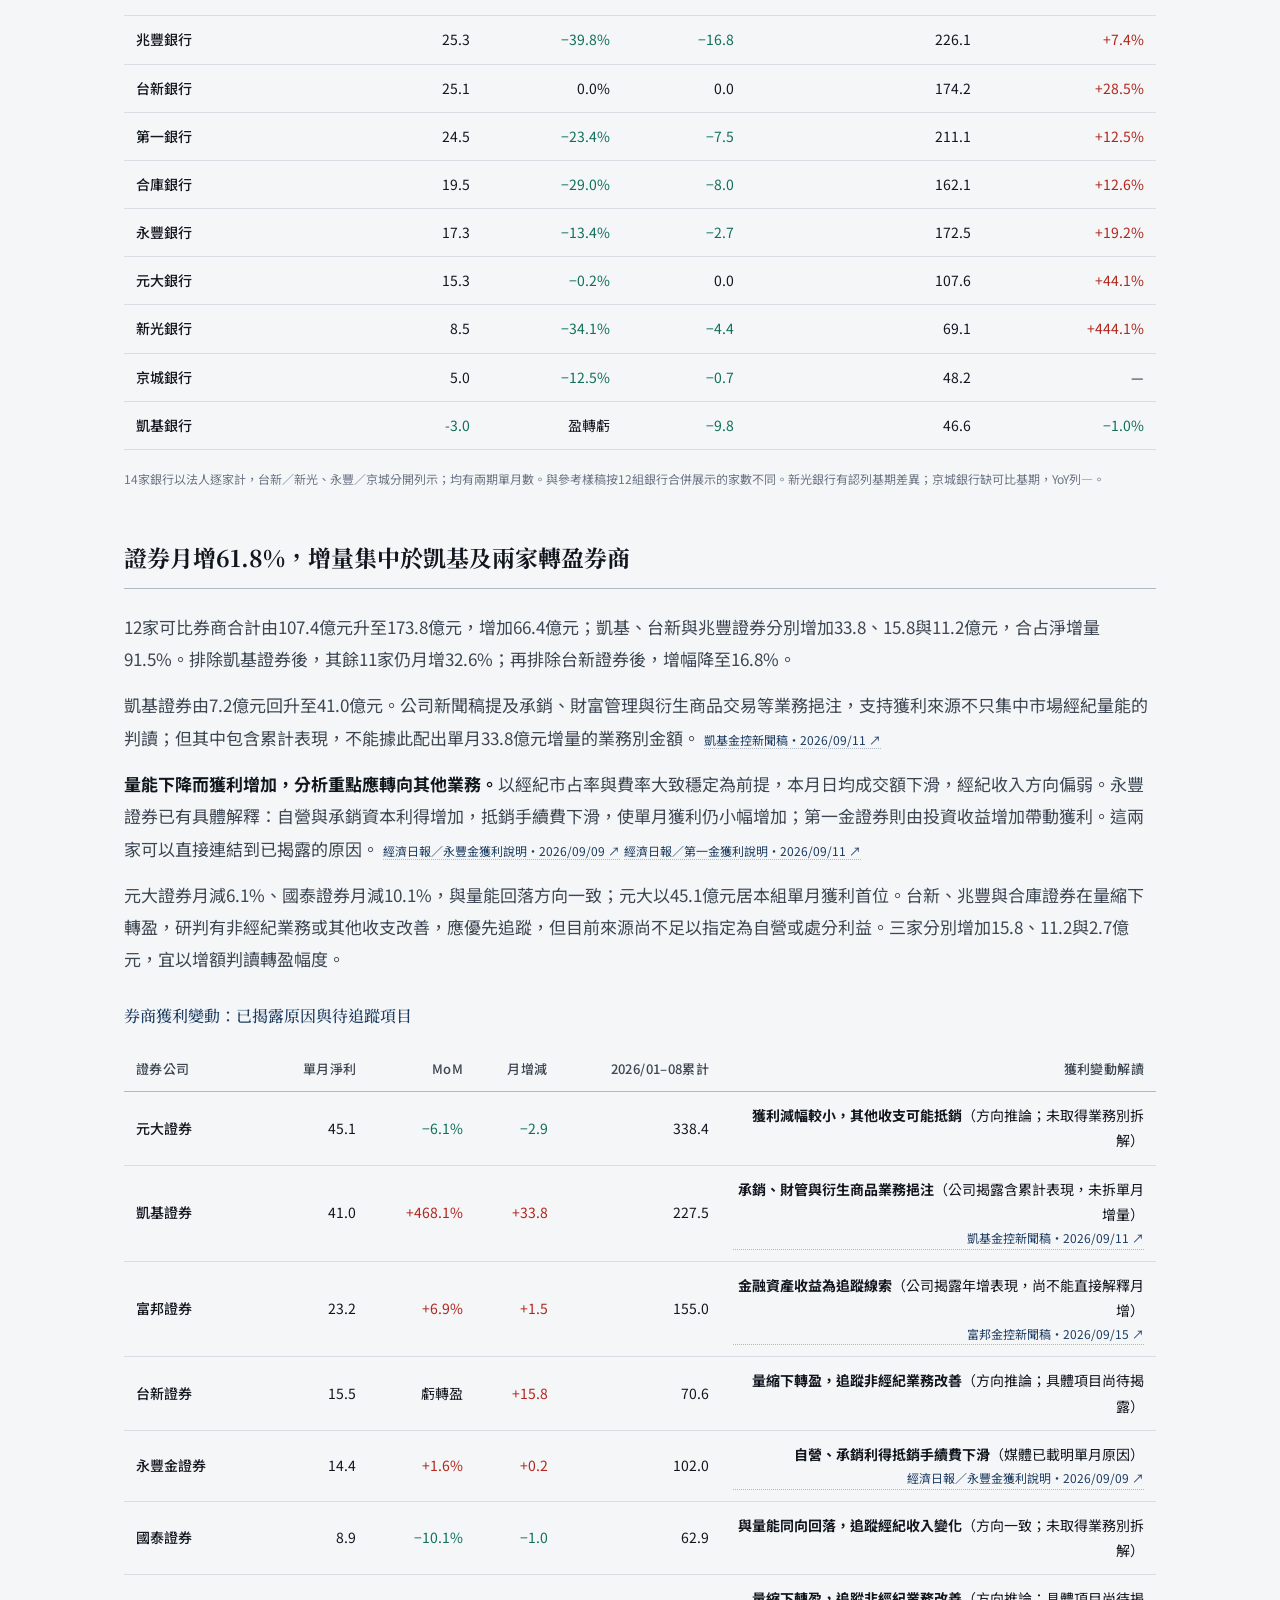
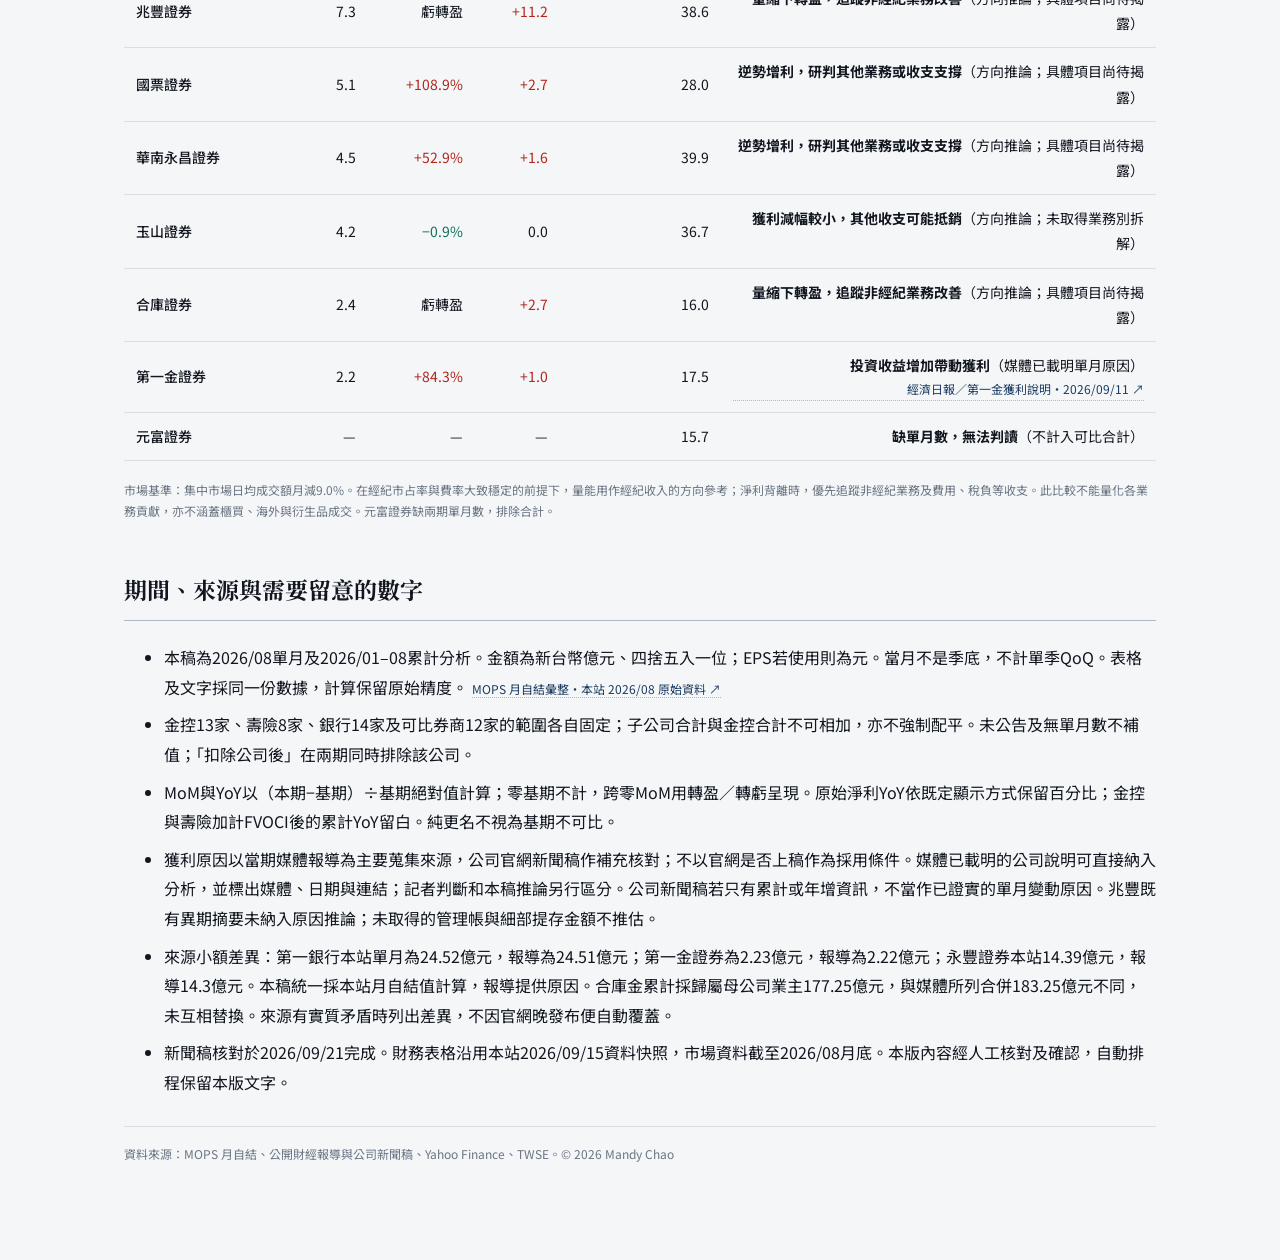
<file: docs/reports/2026-08.html>
<!DOCTYPE html><html lang="zh-Hant" data-theme="light"><head><meta charset="UTF-8"><meta name="viewport" content="width=device-width,initial-scale=1"><title>2026/08 金控自結獲利分析</title><link rel="stylesheet" href="../report-design.css"><link rel="stylesheet" href="https://fonts.googleapis.com/css2?family=Noto+Serif+TC:wght@500;700&family=Noto+Sans+TC:wght@400;500;700&family=IBM+Plex+Mono:wght@400;500;600&display=swap"></head><body><main class="wrap"><div class="preview-tools"><a href="../index.html">← 返回金控月報</a><button onclick="window.print()">列印／存成 PDF</button></div><header class="masthead"><p class="eyebrow">TAIWAN FINANCIAL HOLDINGS · 2026/08</p><h1>2026/08 金控自結獲利分析</h1><div class="meta"><span class="chip">13／13 家已公告</span><span>單位：新台幣億元</span><span>來源：MOPS 月自結</span></div><p class="status-note">人工修訂版</p></header><div class="kpis"><div class="kpi"><span class="k-label">13家可比金控單月合計</span><span class="k-value">861.2</span><span class="k-delta up">+66.0% MoM</span><span class="k-foot">前月：518.8</span></div><div class="kpi"><span class="k-label">8家可比壽險單月合計</span><span class="k-value">318.9</span><span class="k-delta up">+501.2% MoM</span><span class="k-foot">前月：53.0</span></div><div class="kpi"><span class="k-label">14家可比銀行單月合計</span><span class="k-value">345.0</span><span class="k-delta down">-7.2% MoM</span><span class="k-foot">前月：371.6</span></div><div class="kpi"><span class="k-label">12家可比證券單月合計</span><span class="k-value">173.8</span><span class="k-delta up">+61.8% MoM</span><span class="k-foot">前月：107.4</span></div></div><nav aria-label="報告章節"><a href="#section-0" title="本月重點">本月重點</a><a href="#section-1" title="富邦、中信與凱基帶動回升；台新新光金反向下滑">金控</a><a href="#section-2" title="壽險反彈由富邦主導，新光人壽與主要同業方向相反">壽險</a><a href="#section-3" title="銀行合計月減7.2%，凱基增提準備、第一銀行股利回落">銀行</a><a href="#section-4" title="證券月增61.8%，增量集中於凱基及兩家轉盈券商">證券</a><a href="#section-5" title="期間、來源與需要留意的數字">資料說明</a></nav><div class="report-menu" id="report-menu"></div><article class="report-body"><h2 id="section-0">本月重點</h2>
<p><strong>金控月增66.0%，富邦占整體淨增量77.2%</strong></p>
<p>13家金控2026/08單月獲利合計<strong>861.2億元</strong>，較2026/07增加342.3億元，9家增加、4家減少。富邦金由虧轉盈的增量占整體淨增額77.2%；<strong>排除富邦金後，其餘12家月增14.5%</strong>，再排除中信金後僅增4.6%。回升明顯，但尚非各公司同步轉強。</p>
<ul><li><strong>壽險</strong> 富邦人壽由虧損76.6億元轉為獲利172.5億元，是反彈主力；台灣人壽亦回升。新光人壽卻由57.7億元降至20.8億元，與主要同業方向相反。</li><li><strong>銀行</strong> 14家銀行合計月減7.2%，與金控整體方向相反。中國信託銀行增加24.0億元提供支撐；排除後，其餘銀行合計月減15.5%。凱基銀行因綠能授信增提準備轉虧，屬本月必須單獨辨識的信用成本事件。 <a href="https://www.kgi.com/zh-tw/press/news-detail-content?dtlsrc=ce44e7f6813e4e76a4eacf65ef9388d8&amp;id=dcd6f149394d4b54861f7014b2f6b02b" target="_blank" rel="noopener">凱基金控新聞稿・2026/09/11 ↗</a></li><li><strong>證券</strong> 12家可比券商合計月增61.8%，但集中市場日均成交額月減9.0%。凱基、台新及兆豐證券合計占券商淨增量91.5%，須優先觀察投資、承銷與低基期反彈，而非將成長一概歸因於交易量增加。</li></ul>
<h2 id="section-1">富邦、中信與凱基帶動回升；台新新光金反向下滑</h2>
<p>富邦金單月獲利246.8億元、國泰金113.0億元，兩者累計獲利分別為1,202.6億元與986.4億元。凱基金月增175.8%，但57.6億元仍略低於2026/06的61.1億元；國泰金月增4.4%，也尚未回到2026/06的165.9億元。</p>
<h3>2026/08 金控獲利總覽</h3>
<div class="report-table-wrap"><table class="report-table"><thead><tr><th>金控</th><th>單月淨利</th><th>MoM</th><th>月增減</th><th>2026/01–08累計</th><th>累計YoY</th></tr></thead><tbody><tr><td>富邦金</td><td>246.8</td><td>虧轉盈</td><td>264.4</td><td>1,202.6</td><td class="num-pos">+63.7%</td></tr><tr><td>國泰金</td><td>113.0</td><td class="num-pos">+4.4%</td><td>4.8</td><td>986.4</td><td class="num-pos">+51.6%</td></tr><tr><td>中信金</td><td>99.3</td><td class="num-pos">+125.2%</td><td>55.2</td><td>538.8</td><td class="num-pos">+8.7%</td></tr><tr><td>元大金</td><td>70.1</td><td class="num-pos">+10.2%</td><td>6.5</td><td>499.4</td><td class="num-pos">+114.6%</td></tr><tr><td>台新新光金</td><td>69.6</td><td class="num-neg">−22.1%</td><td class="num-neg">-19.7</td><td>597.0</td><td class="num-pos">+222.4%</td></tr><tr><td>凱基金</td><td>57.6</td><td class="num-pos">+175.8%</td><td>36.7</td><td>362.9</td><td class="num-pos">+149.9%</td></tr><tr><td>永豐金</td><td>44.1</td><td class="num-pos">+0.7%</td><td>0.3</td><td>333.4</td><td class="num-pos">+84.5%</td></tr><tr><td>玉山金</td><td>36.0</td><td class="num-pos">+19.4%</td><td>5.9</td><td>280.4</td><td class="num-pos">+20.3%</td></tr><tr><td>兆豐金</td><td>35.6</td><td class="num-neg">−18.2%</td><td class="num-neg">-7.9</td><td>292.2</td><td class="num-pos">+14.7%</td></tr><tr><td>華南金</td><td>33.7</td><td class="num-pos">+2.5%</td><td>0.8</td><td>240.2</td><td class="num-pos">+39.2%</td></tr><tr><td>第一金</td><td>29.1</td><td class="num-neg">−7.2%</td><td class="num-neg">-2.3</td><td>238.5</td><td class="num-pos">+21.3%</td></tr><tr><td>合庫金</td><td>22.5</td><td class="num-neg">−16.0%</td><td class="num-neg">-4.3</td><td>177.3</td><td class="num-pos">+23.3%</td></tr><tr><td>國票金</td><td>3.8</td><td class="num-pos">+98.4%</td><td>1.9</td><td>33.5</td><td class="num-pos">+157.9%</td></tr></tbody></table></div>
<p class="report-caption">金額為億元；長條為MoM，±100%以上截斷，跨零另列轉盈／轉虧。累計YoY依公告原始數計算；合併影響另註，不以註記取代變動率。台新新光金與永豐金不納入未調整的跨公司YoY排名。</p>
<p>中信金月增55.2億元，銀行與台灣人壽分別增加24.0億元與27.6億元，兩者合計解釋主要增量。凱基金月增36.7億元，證券增加33.8億元、壽險增加10.5億元，部分被銀行減少9.8億元抵銷。台新新光金月減19.7億元，其中新光人壽減少36.9億元，台新證券增加15.8億元提供部分抵銷；完整配對不足，其他項目不估算。</p>
<h3>金控單月變動最大的六家</h3>
<div class="report-table-wrap"><table class="report-table"><thead><tr><th>金控</th><th>金控增減</th><th>壽險增減</th><th>銀行增減</th><th>證券增減</th><th>其他</th></tr></thead><tbody><tr><td>富邦金</td><td class="num-pos">+264.4</td><td class="num-pos">+249.1</td><td class="num-pos">+6.8</td><td class="num-pos">+1.5</td><td class="num-pos">+7.0</td></tr><tr><td>中信金</td><td class="num-pos">+55.2</td><td class="num-pos">+27.6</td><td class="num-pos">+24.0</td><td>0.0</td><td class="num-pos">+3.6</td></tr><tr><td>凱基金</td><td class="num-pos">+36.7</td><td class="num-pos">+10.5</td><td class="num-neg">−9.8</td><td class="num-pos">+33.8</td><td class="num-pos">+2.3</td></tr><tr><td>台新新光金</td><td class="num-neg">−19.7</td><td>—</td><td>—</td><td>—</td><td>—</td></tr><tr><td>兆豐金</td><td class="num-neg">−7.9</td><td>0.0</td><td class="num-neg">−16.8</td><td class="num-pos">+11.2</td><td class="num-neg">−2.3</td></tr><tr><td>元大金</td><td class="num-pos">+6.5</td><td class="num-pos">+3.5</td><td>0.0</td><td class="num-neg">−2.9</td><td class="num-pos">+6.0</td></tr></tbody></table></div>
<p class="report-caption">其他＝金控增減減去三類主要子公司增減，包含母公司費用、合併沖銷、非主要子公司及持股差異；為觀察殘差。台新新光金有子公司單月配對缺值，故不作完整拆解；不把缺值填成0。</p>
<h3>月增之外，再看最近三個月</h3>
<div class="report-table-wrap"><table class="report-table"><thead><tr><th>金控</th><th>2026/06</th><th>2026/07</th><th>2026/08</th><th>趨勢判讀</th></tr></thead><tbody><tr><td>富邦金</td><td>94.9</td><td class="num-neg">-17.6</td><td>246.8</td><td>轉盈並高於2026/06</td></tr><tr><td>中信金</td><td>47.5</td><td>44.1</td><td>99.3</td><td>明顯高於前兩月</td></tr><tr><td>凱基金</td><td>61.1</td><td>20.9</td><td>57.6</td><td>回升，仍低於2026/06</td></tr><tr><td>國泰金</td><td>165.9</td><td>108.2</td><td>113.0</td><td>小幅回升，未回2026/06</td></tr><tr><td>台新新光金</td><td>89.5</td><td>89.3</td><td>69.6</td><td>連續回落，本月減幅擴大</td></tr><tr><td>國票金</td><td>7.7</td><td>1.9</td><td>3.8</td><td>低基期反彈，仍低於2026/06</td></tr></tbody></table></div>
<p class="report-caption">近三月列單月公告數；月增率回升不等於已回到前期水準。</p>
<h2 id="section-2">壽險反彈由富邦主導，新光人壽與主要同業方向相反</h2>
<p>8家壽險子公司合計由53.0億元增至318.9億元。富邦人壽增加249.1億元，占壽險淨增量約93.7%；排除後，其餘7家合計月增12.9%。富邦新聞稿將回升連結至股票評價改善、實現資本利得，以及CSM、經常性收益和股利挹注。這提供了公司層級的解釋，不能將股市上漲對所有壽險的影響一律視為相同。 <a href="https://www.fubon.com/financialholdings/news/news_1260916_526196.htm" target="_blank" rel="noopener">富邦金控新聞稿・2026/09/15 ↗</a></p>
<p>台灣人壽由3.0億元升至30.6億元，當月報導引述公司說明，債券及基金評價收益有所挹注。國泰人壽月增24.4%至67.4億元，報導提及股債處分與評價收益改善、CSM及正利差支撐；但其獲利仍低於前三月平均85.7億元。 <a href="https://www.nownews.com/amp/news/6874998" target="_blank" rel="noopener">NOWnews 引述中信金說明・2026/09/14 ↗</a>   <a href="https://udn.com/news/story/7252/9753883" target="_blank" rel="noopener">經濟日報／國泰金獲利說明・2026/09/14 ↗</a></p>
<p><strong>新光人壽月減64.0%至20.8億元，是本月主要壽險中的反向變動者。</strong>目前已核對來源不足以拆解其36.9億元減額，應保留為後續追蹤重點。元大人壽則由接近損益兩平回升，宜先看增加3.5億元，避免低基期百分比掩蓋實際量級。</p>
<h3>壽險稅後淨利與加計FVOCI後數字</h3>
<div class="report-table-wrap"><table class="report-table"><thead><tr><th>壽險公司</th><th>單月淨利</th><th>MoM</th><th>單月FVOCI差額</th><th>單月加計後</th><th>累計淨利</th><th>累計YoY</th><th>累計加計後</th><th>加計後YoY</th></tr></thead><tbody><tr><td>富邦人壽</td><td>172.5</td><td>虧轉盈</td><td>120.7</td><td>293.2</td><td>651.7</td><td class="num-pos">+79.6%</td><td>1,732.4</td><td></td></tr><tr><td>國泰人壽</td><td>67.4</td><td class="num-pos">+24.4%</td><td>90.0</td><td>157.4</td><td>584.1</td><td class="num-pos">+105.9%</td><td>1,631.7</td><td></td></tr><tr><td>台灣人壽</td><td>30.6</td><td class="num-pos">+916.3%</td><td>—</td><td>—</td><td>136.4</td><td class="num-pos">+20.2%</td><td>—</td><td></td></tr><tr><td>凱基人壽</td><td>22.5</td><td class="num-pos">+87.3%</td><td>51.6</td><td>74.1</td><td>126.5</td><td class="num-pos">+95.9%</td><td>623.7</td><td></td></tr><tr><td>新光人壽</td><td>20.8</td><td class="num-neg">−64.0%</td><td>—</td><td>—</td><td>303.5</td><td class="num-pos">+3,310.1%</td><td>—</td><td></td></tr><tr><td>元大人壽</td><td>3.6</td><td class="num-pos">+11,733.3%</td><td>—</td><td>—</td><td>28.0</td><td class="num-pos">+9,896.4%</td><td>—</td><td></td></tr><tr><td>合庫人壽</td><td>0.8</td><td class="num-neg">−13.8%</td><td>—</td><td>—</td><td>12.1</td><td class="num-pos">+1,152.2%</td><td>—</td><td></td></tr><tr><td>第一金人壽</td><td>0.7</td><td class="num-neg">−59.4%</td><td>—</td><td>—</td><td>6.6</td><td class="num-pos">+36.1%</td><td>—</td><td></td></tr></tbody></table></div>
<p class="report-caption">金額為億元。FVOCI差額依同月加計後數減原始淨利計算；富邦、國泰及凱基的當月揭露亦載有相同差額。加計後數為對保留盈餘影響，累計YoY留白。未取得者列—。原始淨利YoY照列；元大、合庫人壽基期小，新光人壽有合併／認列範圍影響，不以極端成長率判定經營表現。</p>
<h2 id="section-3">銀行合計月減7.2%，凱基增提準備、第一銀行股利回落</h2>
<p>14家銀行單月合計345.0億元，較前月減少26.6億元，2家增加、11家減少、1家持平。中國信託銀行增加24.0億元，台北富邦銀行增加6.8億元；排除中信後，其餘銀行合計月減15.5%。因此，銀行端的回落範圍比金控總數顯示得更廣。</p>
<blockquote><strong>凱基銀行｜原因已見公司原始新聞稿</strong> 由2026/07獲利6.8億元轉為2026/08虧損3.0億元，減少9.8億元。凱基金明確說明，本月因綠能授信風險評估增提準備；同時指出累計提存前淨利與核心收入仍成長。判讀重點是信用成本侵蝕本月損益，不能僅因轉虧便推論整體核心業務衰退。新聞稿未揭露該筆提存額，9.8億元是淨利變化，不等於提存金額。 <a href="https://www.kgi.com/zh-tw/press/news-detail-content?dtlsrc=ce44e7f6813e4e76a4eacf65ef9388d8&amp;id=dcd6f149394d4b54861f7014b2f6b02b" target="_blank" rel="noopener">凱基金控新聞稿・2026/09/11 ↗</a></blockquote>
<p>第一銀行月減23.4%，當月報導指出股利收入減少與增加提存共同影響，淨利息收入仍穩定。中國信託銀行的當月說明則提到財管動能與淨利差；惟累計年成長的敘述，不能直接量化為本月增加24.0億元的貢獻。 <a href="https://udn.com/news/story/7239/9749138" target="_blank" rel="noopener">經濟日報／第一金獲利說明・2026/09/11 ↗</a>   <a href="https://www.nownews.com/amp/news/6874998" target="_blank" rel="noopener">NOWnews 引述中信金說明・2026/09/14 ↗</a></p>
<p>兆豐銀行減少16.8億元，是銀行群最大減額；合庫銀行減少8.0億元。兆豐既有摘要的來源含異期標題，本稿未據此解釋當月原因。這兩家月度回落仍須與累計成長分開看，避免把單月下滑直接推論為全年轉弱。</p>
<h3>銀行獲利：單月與累計方向分開看</h3>
<div class="report-table-wrap"><table class="report-table"><thead><tr><th>銀行</th><th>單月淨利</th><th>MoM</th><th>月增減</th><th>2026/01–08累計</th><th>累計YoY</th></tr></thead><tbody><tr><td>中國信託銀行</td><td>69.1</td><td class="num-pos">+53.3%</td><td class="num-pos">+24.0</td><td>426.0</td><td class="num-pos">+14.6%</td></tr><tr><td>台北富邦銀行</td><td>43.2</td><td class="num-pos">+18.7%</td><td class="num-pos">+6.8</td><td>336.9</td><td class="num-pos">+30.9%</td></tr><tr><td>國泰世華銀行</td><td>37.1</td><td class="num-neg">−13.9%</td><td class="num-neg">−6.0</td><td>350.0</td><td class="num-pos">+11.9%</td></tr><tr><td>玉山銀行</td><td>30.2</td><td class="num-neg">−0.2%</td><td class="num-neg">−0.1</td><td>248.5</td><td class="num-pos">+10.2%</td></tr><tr><td>華南銀行</td><td>27.9</td><td class="num-neg">−5.2%</td><td class="num-neg">−1.5</td><td>189.9</td><td class="num-pos">+16.7%</td></tr><tr><td>兆豐銀行</td><td>25.3</td><td class="num-neg">−39.8%</td><td class="num-neg">−16.8</td><td>226.1</td><td class="num-pos">+7.4%</td></tr><tr><td>台新銀行</td><td>25.1</td><td>0.0%</td><td>0.0</td><td>174.2</td><td class="num-pos">+28.5%</td></tr><tr><td>第一銀行</td><td>24.5</td><td class="num-neg">−23.4%</td><td class="num-neg">−7.5</td><td>211.1</td><td class="num-pos">+12.5%</td></tr><tr><td>合庫銀行</td><td>19.5</td><td class="num-neg">−29.0%</td><td class="num-neg">−8.0</td><td>162.1</td><td class="num-pos">+12.6%</td></tr><tr><td>永豐銀行</td><td>17.3</td><td class="num-neg">−13.4%</td><td class="num-neg">−2.7</td><td>172.5</td><td class="num-pos">+19.2%</td></tr><tr><td>元大銀行</td><td>15.3</td><td class="num-neg">−0.2%</td><td>0.0</td><td>107.6</td><td class="num-pos">+44.1%</td></tr><tr><td>新光銀行</td><td>8.5</td><td class="num-neg">−34.1%</td><td class="num-neg">−4.4</td><td>69.1</td><td class="num-pos">+444.1%</td></tr><tr><td>京城銀行</td><td>5.0</td><td class="num-neg">−12.5%</td><td class="num-neg">−0.7</td><td>48.2</td><td>—</td></tr><tr><td>凱基銀行</td><td class="num-neg">-3.0</td><td>盈轉虧</td><td class="num-neg">−9.8</td><td>46.6</td><td class="num-neg">−1.0%</td></tr></tbody></table></div>
<p class="report-caption">14家銀行以法人逐家計，台新／新光、永豐／京城分開列示；均有兩期單月數。與參考樣稿按12組銀行合併展示的家數不同。新光銀行有認列基期差異；京城銀行缺可比基期，YoY列—。</p>
<h2 id="section-4">證券月增61.8%，增量集中於凱基及兩家轉盈券商</h2>
<p>12家可比券商合計由107.4億元升至173.8億元，增加66.4億元；凱基、台新與兆豐證券分別增加33.8、15.8與11.2億元，合占淨增量91.5%。排除凱基證券後，其餘11家仍月增32.6%；再排除台新證券後，增幅降至16.8%。</p>
<p>凱基證券由7.2億元回升至41.0億元。公司新聞稿提及承銷、財富管理與衍生商品交易等業務挹注，支持獲利來源不只集中市場經紀量能的判讀；但其中包含累計表現，不能據此配出單月33.8億元增量的業務別金額。 <a href="https://www.kgi.com/zh-tw/press/news-detail-content?dtlsrc=ce44e7f6813e4e76a4eacf65ef9388d8&amp;id=dcd6f149394d4b54861f7014b2f6b02b" target="_blank" rel="noopener">凱基金控新聞稿・2026/09/11 ↗</a></p>
<p><strong>量能下降而獲利增加，分析重點應轉向其他業務。</strong>以經紀市占率與費率大致穩定為前提，本月日均成交額下滑，經紀收入方向偏弱。永豐證券已有具體解釋：自營與承銷資本利得增加，抵銷手續費下滑，使單月獲利仍小幅增加；第一金證券則由投資收益增加帶動獲利。這兩家可以直接連結到已揭露的原因。 <a href="https://udn.com/news/story/7239/9742503" target="_blank" rel="noopener">經濟日報／永豐金獲利說明・2026/09/09 ↗</a>   <a href="https://udn.com/news/story/7239/9749138" target="_blank" rel="noopener">經濟日報／第一金獲利說明・2026/09/11 ↗</a></p>
<p>元大證券月減6.1%、國泰證券月減10.1%，與量能回落方向一致；元大以45.1億元居本組單月獲利首位。台新、兆豐與合庫證券在量縮下轉盈，研判有非經紀業務或其他收支改善，應優先追蹤，但目前來源尚不足以指定為自營或處分利益。三家分別增加15.8、11.2與2.7億元，宜以增額判讀轉盈幅度。</p>
<h3>券商獲利變動：已揭露原因與待追蹤項目</h3>
<div class="report-table-wrap"><table class="report-table"><thead><tr><th>證券公司</th><th>單月淨利</th><th>MoM</th><th>月增減</th><th>2026/01–08累計</th><th>獲利變動解讀</th></tr></thead><tbody><tr><td>元大證券</td><td>45.1</td><td class="num-neg">−6.1%</td><td class="num-neg">−2.9</td><td>338.4</td><td><strong>獲利減幅較小，其他收支可能抵銷</strong>（方向推論；未取得業務別拆解）</td></tr><tr><td>凱基證券</td><td>41.0</td><td class="num-pos">+468.1%</td><td class="num-pos">+33.8</td><td>227.5</td><td><strong>承銷、財管與衍生商品業務挹注</strong>（公司揭露含累計表現，未拆單月增量） <a href="https://www.kgi.com/zh-tw/press/news-detail-content?dtlsrc=ce44e7f6813e4e76a4eacf65ef9388d8&amp;id=dcd6f149394d4b54861f7014b2f6b02b" target="_blank" rel="noopener">凱基金控新聞稿・2026/09/11 ↗</a></td></tr><tr><td>富邦證券</td><td>23.2</td><td class="num-pos">+6.9%</td><td class="num-pos">+1.5</td><td>155.0</td><td><strong>金融資產收益為追蹤線索</strong>（公司揭露年增表現，尚不能直接解釋月增） <a href="https://www.fubon.com/financialholdings/news/news_1260916_526196.htm" target="_blank" rel="noopener">富邦金控新聞稿・2026/09/15 ↗</a></td></tr><tr><td>台新證券</td><td>15.5</td><td>虧轉盈</td><td class="num-pos">+15.8</td><td>70.6</td><td><strong>量縮下轉盈，追蹤非經紀業務改善</strong>（方向推論；具體項目尚待揭露）</td></tr><tr><td>永豐金證券</td><td>14.4</td><td class="num-pos">+1.6%</td><td class="num-pos">+0.2</td><td>102.0</td><td><strong>自營、承銷利得抵銷手續費下滑</strong>（媒體已載明單月原因） <a href="https://udn.com/news/story/7239/9742503" target="_blank" rel="noopener">經濟日報／永豐金獲利說明・2026/09/09 ↗</a></td></tr><tr><td>國泰證券</td><td>8.9</td><td class="num-neg">−10.1%</td><td class="num-neg">−1.0</td><td>62.9</td><td><strong>與量能同向回落，追蹤經紀收入變化</strong>（方向一致；未取得業務別拆解）</td></tr><tr><td>兆豐證券</td><td>7.3</td><td>虧轉盈</td><td class="num-pos">+11.2</td><td>38.6</td><td><strong>量縮下轉盈，追蹤非經紀業務改善</strong>（方向推論；具體項目尚待揭露）</td></tr><tr><td>國票證券</td><td>5.1</td><td class="num-pos">+108.9%</td><td class="num-pos">+2.7</td><td>28.0</td><td><strong>逆勢增利，研判其他業務或收支支撐</strong>（方向推論；具體項目尚待揭露）</td></tr><tr><td>華南永昌證券</td><td>4.5</td><td class="num-pos">+52.9%</td><td class="num-pos">+1.6</td><td>39.9</td><td><strong>逆勢增利，研判其他業務或收支支撐</strong>（方向推論；具體項目尚待揭露）</td></tr><tr><td>玉山證券</td><td>4.2</td><td class="num-neg">−0.9%</td><td>0.0</td><td>36.7</td><td><strong>獲利減幅較小，其他收支可能抵銷</strong>（方向推論；未取得業務別拆解）</td></tr><tr><td>合庫證券</td><td>2.4</td><td>虧轉盈</td><td class="num-pos">+2.7</td><td>16.0</td><td><strong>量縮下轉盈，追蹤非經紀業務改善</strong>（方向推論；具體項目尚待揭露）</td></tr><tr><td>第一金證券</td><td>2.2</td><td class="num-pos">+84.3%</td><td class="num-pos">+1.0</td><td>17.5</td><td><strong>投資收益增加帶動獲利</strong>（媒體已載明單月原因） <a href="https://udn.com/news/story/7239/9749138" target="_blank" rel="noopener">經濟日報／第一金獲利說明・2026/09/11 ↗</a></td></tr><tr><td>元富證券</td><td>—</td><td>—</td><td>—</td><td>15.7</td><td><strong>缺單月數，無法判讀</strong>（不計入可比合計）</td></tr></tbody></table></div>
<p class="report-caption">市場基準：集中市場日均成交額月減9.0%。在經紀市占率與費率大致穩定的前提下，量能用作經紀收入的方向參考；淨利背離時，優先追蹤非經紀業務及費用、稅負等收支。此比較不能量化各業務貢獻，亦不涵蓋櫃買、海外與衍生品成交。元富證券缺兩期單月數，排除合計。</p>
<h2 id="section-5">期間、來源與需要留意的數字</h2>
<ul><li>本稿為2026/08單月及2026/01–08累計分析。金額為新台幣億元、四捨五入一位；EPS若使用則為元。當月不是季底，不計單季QoQ。表格及文字採同一份數據，計算保留原始精度。 <a href="https://github.com/MllePallas/tw_fhcs_tracker/blob/main/docs/data/115-08.json" target="_blank" rel="noopener">MOPS 月自結彙整・本站 2026/08 原始資料 ↗</a></li><li>金控13家、壽險8家、銀行14家及可比券商12家的範圍各自固定；子公司合計與金控合計不可相加，亦不強制配平。未公告及無單月數不補值；「扣除公司後」在兩期同時排除該公司。</li><li>MoM與YoY以（本期−基期）÷基期絕對值計算；零基期不計，跨零MoM用轉盈／轉虧呈現。原始淨利YoY依既定顯示方式保留百分比；金控與壽險加計FVOCI後的累計YoY留白。純更名不視為基期不可比。</li><li>獲利原因以當期媒體報導為主要蒐集來源，公司官網新聞稿作補充核對；不以官網是否上稿作為採用條件。媒體已載明的公司說明可直接納入分析，並標出媒體、日期與連結；記者判斷和本稿推論另行區分。公司新聞稿若只有累計或年增資訊，不當作已證實的單月變動原因。兆豐既有異期摘要未納入原因推論；未取得的管理帳與細部提存金額不推估。</li><li>來源小額差異：第一銀行本站單月為24.52億元，報導為24.51億元；第一金證券為2.23億元，報導為2.22億元；永豐證券本站14.39億元，報導14.3億元。本稿統一採本站月自結值計算，報導提供原因。合庫金累計採歸屬母公司業主177.25億元，與媒體所列合併183.25億元不同，未互相替換。來源有實質矛盾時列出差異，不因官網晚發布便自動覆蓋。</li><li>新聞稿核對於2026/09/21完成。財務表格沿用本站2026/09/15資料快照，市場資料截至2026/08月底。本版內容經人工核對及確認，自動排程保留本版文字。</li></ul></article><footer class="disclaimer">資料來源：MOPS 月自結、公開財經報導與公司新聞稿、Yahoo Finance、TWSE。© 2026 Mandy Chao</footer></main><script src="../report-navigation.js"></script></body></html>
</file>
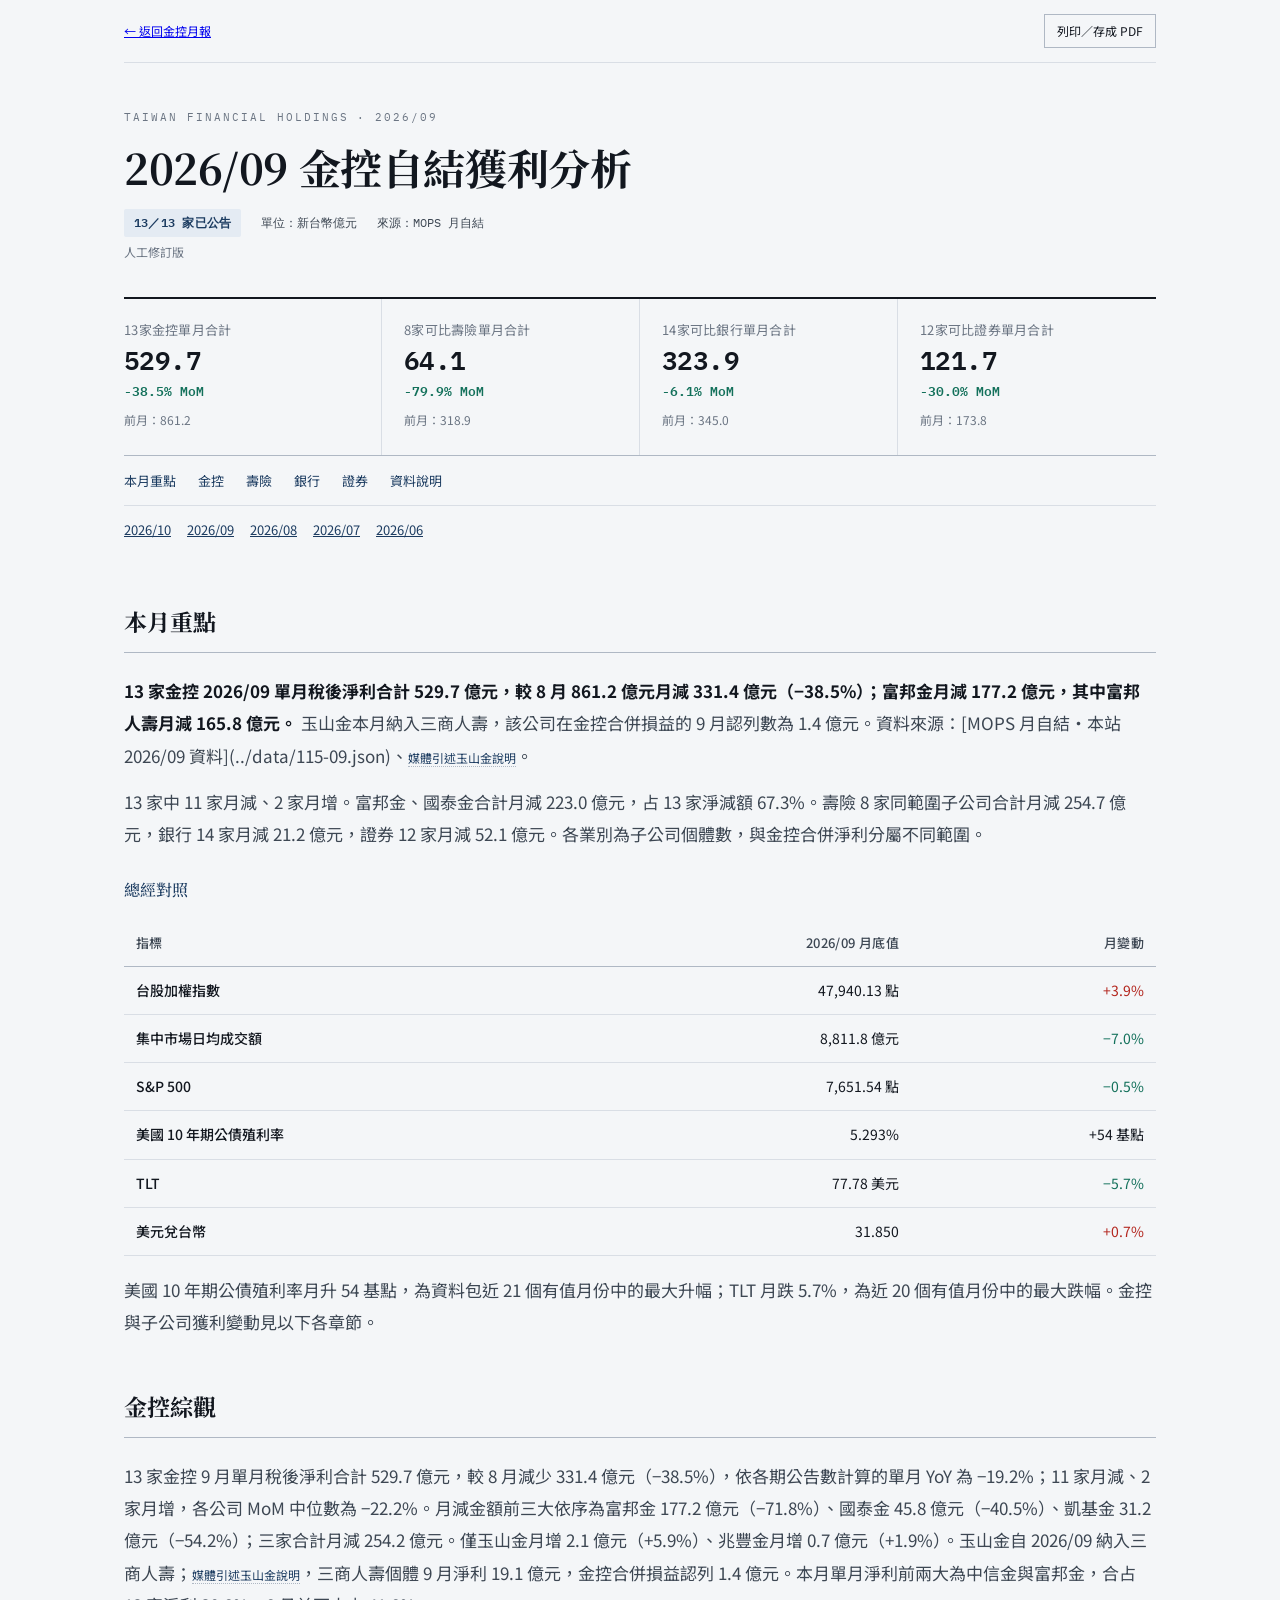
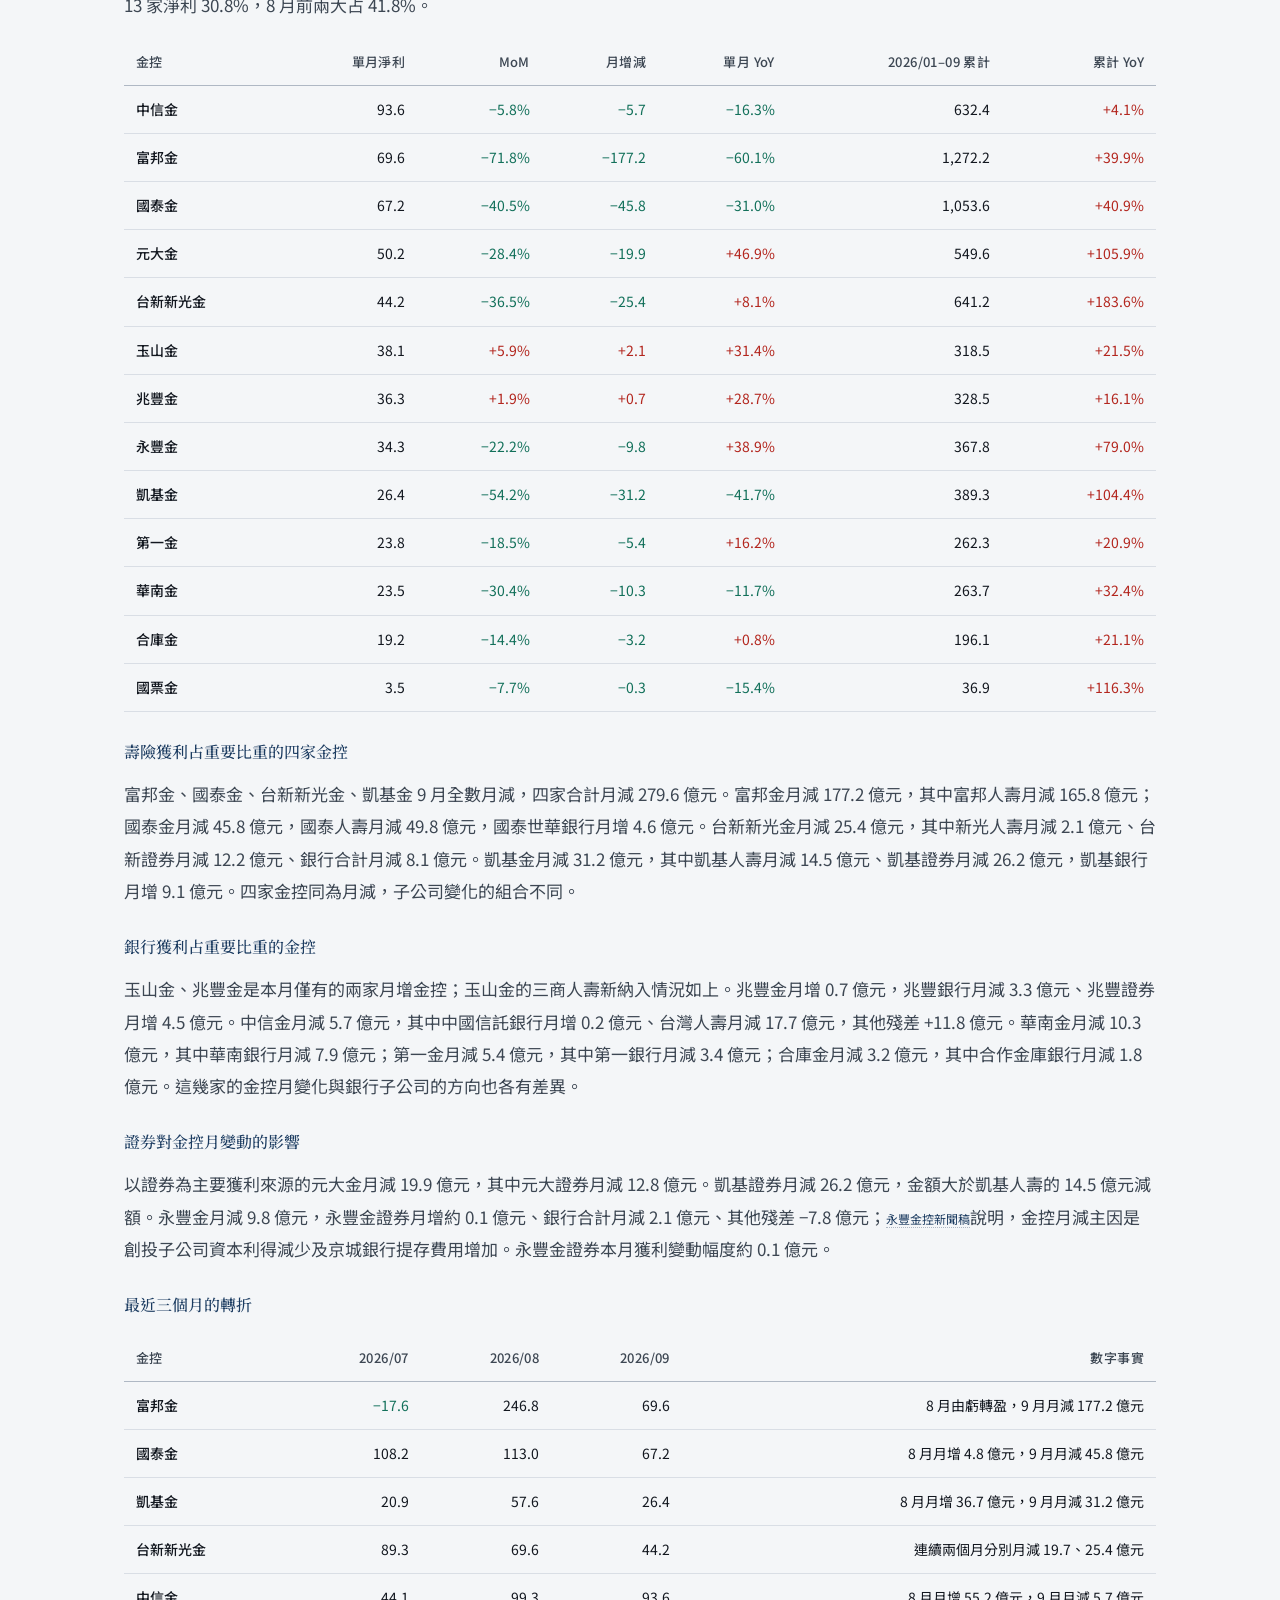
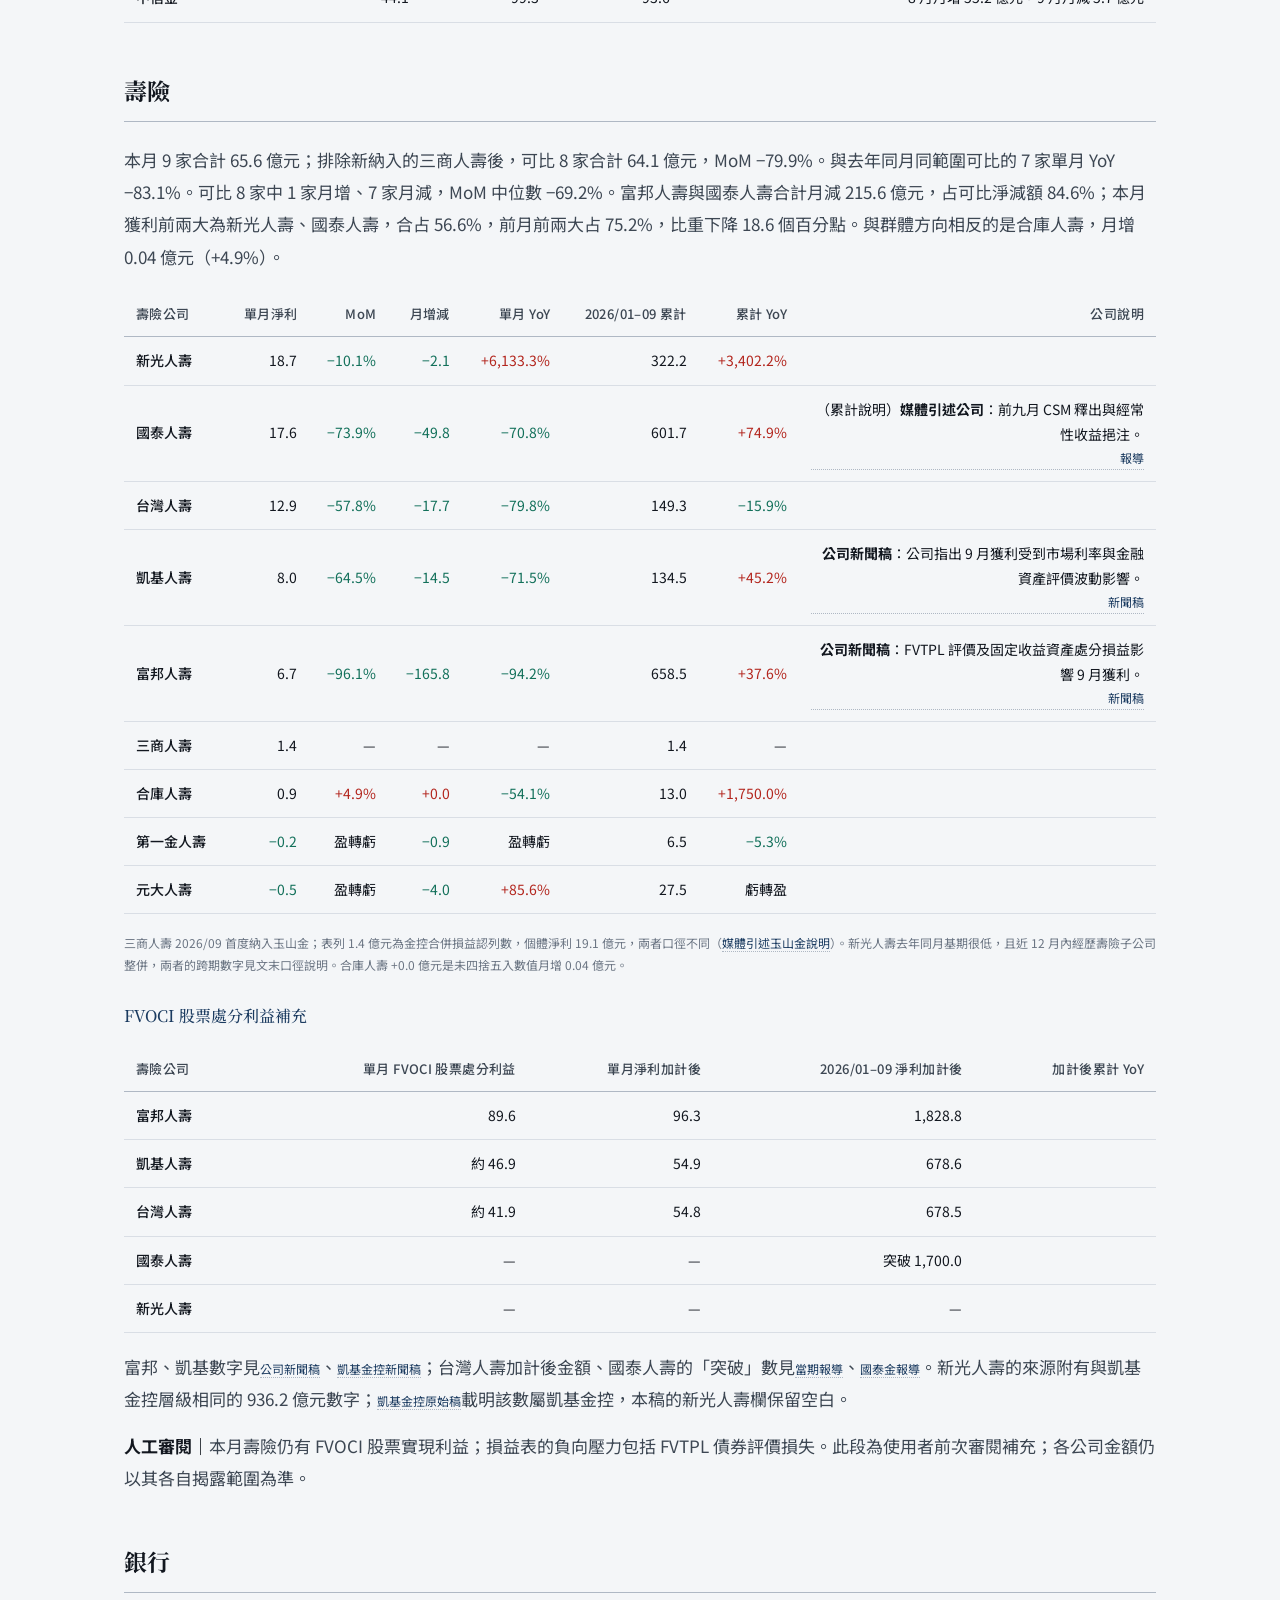
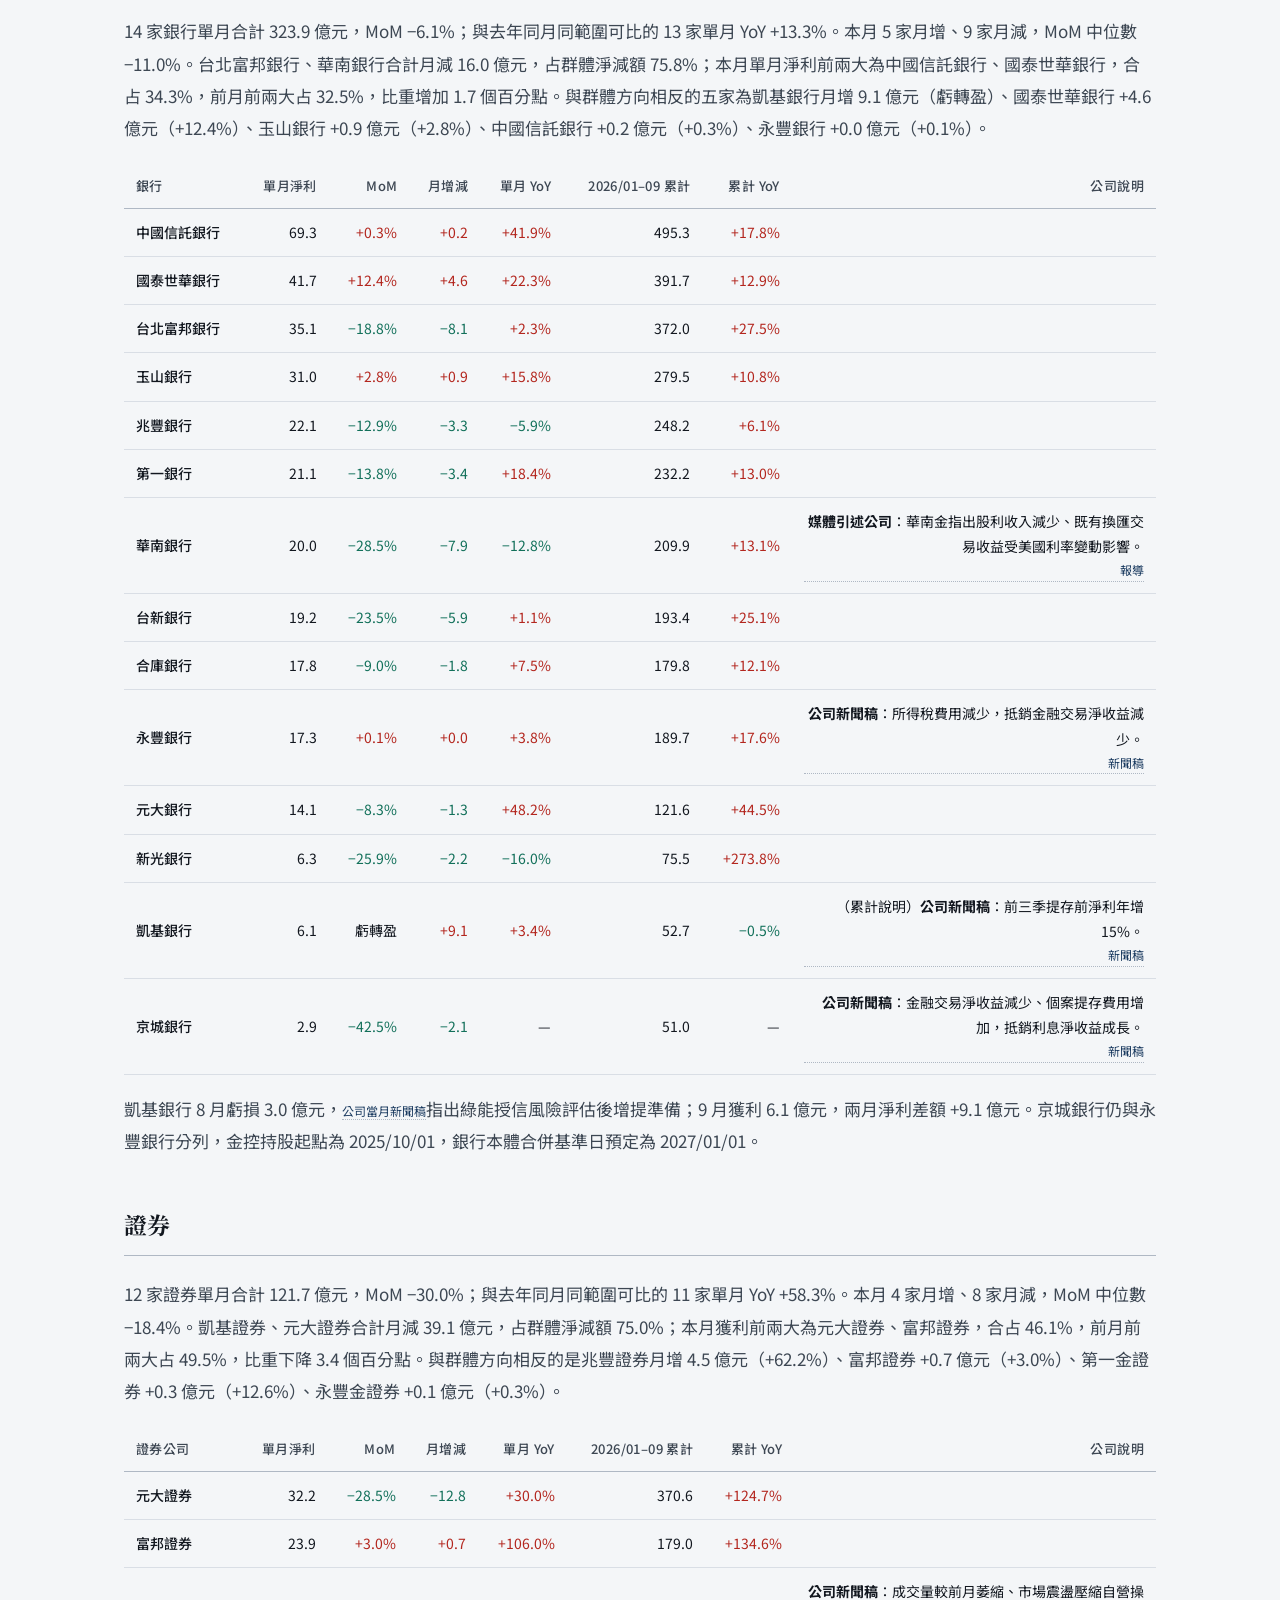
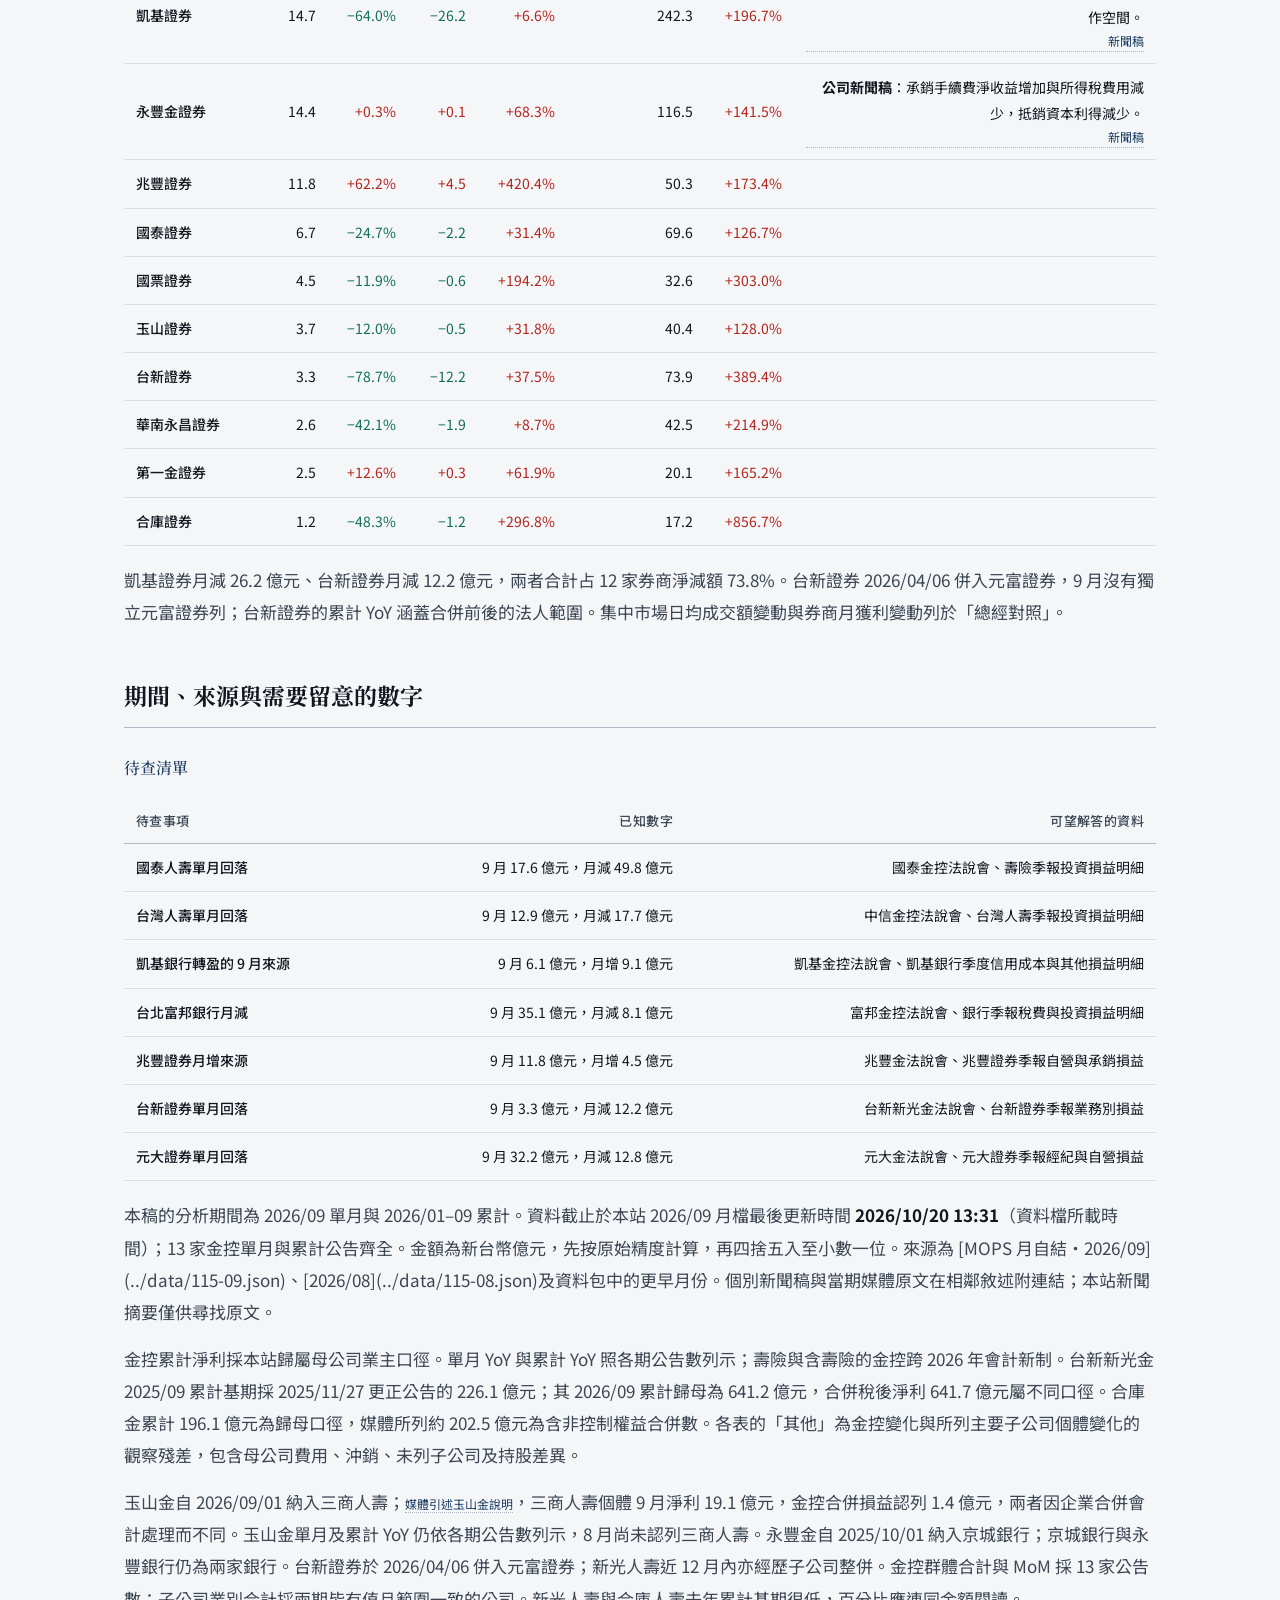
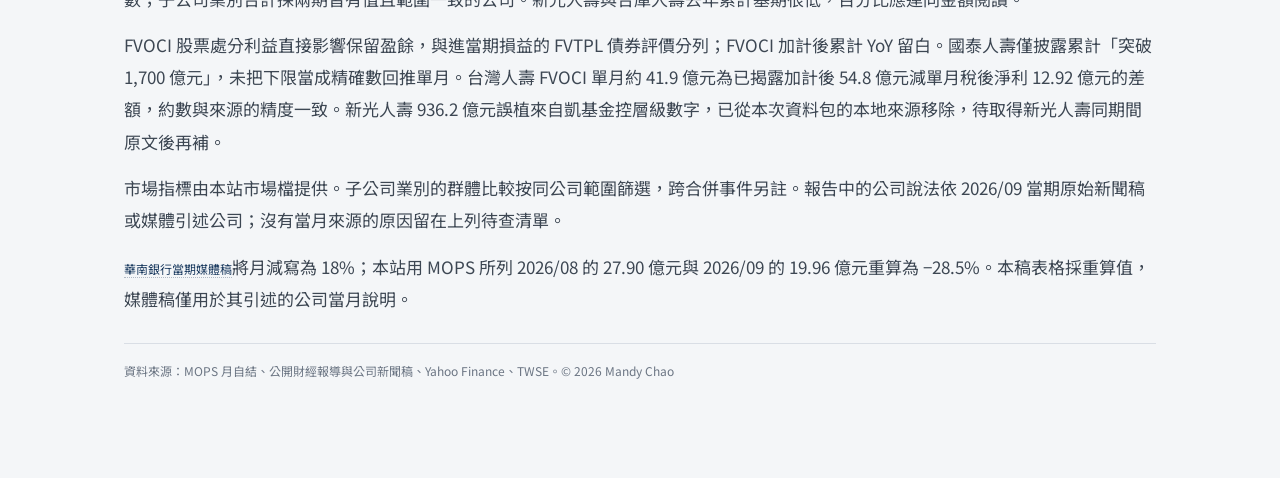
<file: docs/reports/2026-09.html>
<!DOCTYPE html><html lang="zh-Hant" data-theme="light"><head><meta charset="UTF-8"><meta name="viewport" content="width=device-width,initial-scale=1"><title>2026/09 金控自結獲利分析</title><link rel="stylesheet" href="../report-design.css"><link rel="stylesheet" href="https://fonts.googleapis.com/css2?family=Noto+Serif+TC:wght@500;700&family=Noto+Sans+TC:wght@400;500;700&family=IBM+Plex+Mono:wght@400;500;600&display=swap"></head><body><main class="wrap"><div class="preview-tools"><a href="../index.html">← 返回金控月報</a><button onclick="window.print()">列印／存成 PDF</button></div><header class="masthead"><p class="eyebrow">TAIWAN FINANCIAL HOLDINGS · 2026/09</p><h1>2026/09 金控自結獲利分析</h1><div class="meta"><span class="chip">13／13 家已公告</span><span>單位：新台幣億元</span><span>來源：MOPS 月自結</span></div><p class="status-note">人工修訂版</p></header><div class="kpis"><div class="kpi"><span class="k-label">13家金控單月合計</span><span class="k-value">529.7</span><span class="k-delta down">-38.5% MoM</span><span class="k-foot">前月：861.2</span></div><div class="kpi"><span class="k-label">8家可比壽險單月合計</span><span class="k-value">64.1</span><span class="k-delta down">-79.9% MoM</span><span class="k-foot">前月：318.9</span></div><div class="kpi"><span class="k-label">14家可比銀行單月合計</span><span class="k-value">323.9</span><span class="k-delta down">-6.1% MoM</span><span class="k-foot">前月：345.0</span></div><div class="kpi"><span class="k-label">12家可比證券單月合計</span><span class="k-value">121.7</span><span class="k-delta down">-30.0% MoM</span><span class="k-foot">前月：173.8</span></div></div><nav aria-label="報告章節"><a href="#section-0" title="本月重點">本月重點</a><a href="#section-1" title="金控綜觀">金控</a><a href="#section-2" title="壽險">壽險</a><a href="#section-3" title="銀行">銀行</a><a href="#section-4" title="證券">證券</a><a href="#section-5" title="期間、來源與需要留意的數字">資料說明</a></nav><div class="report-menu" id="report-menu"></div><article class="report-body"><h2 id="section-0">本月重點</h2>
<p><strong>13 家金控 2026/09 單月稅後淨利合計 529.7 億元，較 8 月 861.2 億元月減 331.4 億元（−38.5%）；富邦金月減 177.2 億元，其中富邦人壽月減 165.8 億元。</strong> 玉山金本月納入三商人壽，該公司在金控合併損益的 9 月認列數為 1.4 億元。資料來源：[MOPS 月自結・本站 2026/09 資料](../data/115-09.json)、<a href="https://news.cnyes.com/news/id/6631196" target="_blank" rel="noopener">媒體引述玉山金說明</a>。</p>
<p>13 家中 11 家月減、2 家月增。富邦金、國泰金合計月減 223.0 億元，占 13 家淨減額 67.3%。壽險 8 家同範圍子公司合計月減 254.7 億元，銀行 14 家月減 21.2 億元，證券 12 家月減 52.1 億元。各業別為子公司個體數，與金控合併淨利分屬不同範圍。</p>
<h3>總經對照</h3>
<div class="report-table-wrap"><table class="report-table"><thead><tr><th>指標</th><th class="ta-right">2026/09 月底值</th><th class="ta-right">月變動</th></tr></thead><tbody><tr><td>台股加權指數</td><td class="ta-right">47,940.13 點</td><td class="ta-right num-pos">+3.9%</td></tr><tr><td>集中市場日均成交額</td><td class="ta-right">8,811.8 億元</td><td class="ta-right num-neg">−7.0%</td></tr><tr><td>S&amp;P 500</td><td class="ta-right">7,651.54 點</td><td class="ta-right num-neg">−0.5%</td></tr><tr><td>美國 10 年期公債殖利率</td><td class="ta-right">5.293%</td><td class="ta-right">+54 基點</td></tr><tr><td>TLT</td><td class="ta-right">77.78 美元</td><td class="ta-right num-neg">−5.7%</td></tr><tr><td>美元兌台幣</td><td class="ta-right">31.850</td><td class="ta-right num-pos">+0.7%</td></tr></tbody></table></div>
<p>美國 10 年期公債殖利率月升 54 基點，為資料包近 21 個有值月份中的最大升幅；TLT 月跌 5.7%，為近 20 個有值月份中的最大跌幅。金控與子公司獲利變動見以下各章節。</p>
<h2 id="section-1">金控綜觀</h2>
<p>13 家金控 9 月單月稅後淨利合計 529.7 億元，較 8 月減少 331.4 億元（−38.5%），依各期公告數計算的單月 YoY 為 −19.2%；11 家月減、2 家月增，各公司 MoM 中位數為 −22.2%。月減金額前三大依序為富邦金 177.2 億元（−71.8%）、國泰金 45.8 億元（−40.5%）、凱基金 31.2 億元（−54.2%）；三家合計月減 254.2 億元。僅玉山金月增 2.1 億元（+5.9%）、兆豐金月增 0.7 億元（+1.9%）。玉山金自 2026/09 納入三商人壽；<a href="https://news.cnyes.com/news/id/6631196" target="_blank" rel="noopener">媒體引述玉山金說明</a>，三商人壽個體 9 月淨利 19.1 億元，金控合併損益認列 1.4 億元。本月單月淨利前兩大為中信金與富邦金，合占 13 家淨利 30.8%，8 月前兩大占 41.8%。</p>
<div class="report-table-wrap"><table class="report-table"><thead><tr><th>金控</th><th class="ta-right">單月淨利</th><th class="ta-right">MoM</th><th class="ta-right">月增減</th><th class="ta-right">單月 YoY</th><th class="ta-right">2026/01–09 累計</th><th class="ta-right">累計 YoY</th></tr></thead><tbody><tr><td>中信金</td><td class="ta-right">93.6</td><td class="ta-right num-neg">−5.8%</td><td class="ta-right num-neg">−5.7</td><td class="ta-right num-neg">−16.3%</td><td class="ta-right">632.4</td><td class="ta-right num-pos">+4.1%</td></tr><tr><td>富邦金</td><td class="ta-right">69.6</td><td class="ta-right num-neg">−71.8%</td><td class="ta-right num-neg">−177.2</td><td class="ta-right num-neg">−60.1%</td><td class="ta-right">1,272.2</td><td class="ta-right num-pos">+39.9%</td></tr><tr><td>國泰金</td><td class="ta-right">67.2</td><td class="ta-right num-neg">−40.5%</td><td class="ta-right num-neg">−45.8</td><td class="ta-right num-neg">−31.0%</td><td class="ta-right">1,053.6</td><td class="ta-right num-pos">+40.9%</td></tr><tr><td>元大金</td><td class="ta-right">50.2</td><td class="ta-right num-neg">−28.4%</td><td class="ta-right num-neg">−19.9</td><td class="ta-right num-pos">+46.9%</td><td class="ta-right">549.6</td><td class="ta-right num-pos">+105.9%</td></tr><tr><td>台新新光金</td><td class="ta-right">44.2</td><td class="ta-right num-neg">−36.5%</td><td class="ta-right num-neg">−25.4</td><td class="ta-right num-pos">+8.1%</td><td class="ta-right">641.2</td><td class="ta-right num-pos">+183.6%</td></tr><tr><td>玉山金</td><td class="ta-right">38.1</td><td class="ta-right num-pos">+5.9%</td><td class="ta-right num-pos">+2.1</td><td class="ta-right num-pos">+31.4%</td><td class="ta-right">318.5</td><td class="ta-right num-pos">+21.5%</td></tr><tr><td>兆豐金</td><td class="ta-right">36.3</td><td class="ta-right num-pos">+1.9%</td><td class="ta-right num-pos">+0.7</td><td class="ta-right num-pos">+28.7%</td><td class="ta-right">328.5</td><td class="ta-right num-pos">+16.1%</td></tr><tr><td>永豐金</td><td class="ta-right">34.3</td><td class="ta-right num-neg">−22.2%</td><td class="ta-right num-neg">−9.8</td><td class="ta-right num-pos">+38.9%</td><td class="ta-right">367.8</td><td class="ta-right num-pos">+79.0%</td></tr><tr><td>凱基金</td><td class="ta-right">26.4</td><td class="ta-right num-neg">−54.2%</td><td class="ta-right num-neg">−31.2</td><td class="ta-right num-neg">−41.7%</td><td class="ta-right">389.3</td><td class="ta-right num-pos">+104.4%</td></tr><tr><td>第一金</td><td class="ta-right">23.8</td><td class="ta-right num-neg">−18.5%</td><td class="ta-right num-neg">−5.4</td><td class="ta-right num-pos">+16.2%</td><td class="ta-right">262.3</td><td class="ta-right num-pos">+20.9%</td></tr><tr><td>華南金</td><td class="ta-right">23.5</td><td class="ta-right num-neg">−30.4%</td><td class="ta-right num-neg">−10.3</td><td class="ta-right num-neg">−11.7%</td><td class="ta-right">263.7</td><td class="ta-right num-pos">+32.4%</td></tr><tr><td>合庫金</td><td class="ta-right">19.2</td><td class="ta-right num-neg">−14.4%</td><td class="ta-right num-neg">−3.2</td><td class="ta-right num-pos">+0.8%</td><td class="ta-right">196.1</td><td class="ta-right num-pos">+21.1%</td></tr><tr><td>國票金</td><td class="ta-right">3.5</td><td class="ta-right num-neg">−7.7%</td><td class="ta-right num-neg">−0.3</td><td class="ta-right num-neg">−15.4%</td><td class="ta-right">36.9</td><td class="ta-right num-pos">+116.3%</td></tr></tbody></table></div>
<h3>壽險獲利占重要比重的四家金控</h3>
<p>富邦金、國泰金、台新新光金、凱基金 9 月全數月減，四家合計月減 279.6 億元。富邦金月減 177.2 億元，其中富邦人壽月減 165.8 億元；國泰金月減 45.8 億元，國泰人壽月減 49.8 億元，國泰世華銀行月增 4.6 億元。台新新光金月減 25.4 億元，其中新光人壽月減 2.1 億元、台新證券月減 12.2 億元、銀行合計月減 8.1 億元。凱基金月減 31.2 億元，其中凱基人壽月減 14.5 億元、凱基證券月減 26.2 億元，凱基銀行月增 9.1 億元。四家金控同為月減，子公司變化的組合不同。</p>
<h3>銀行獲利占重要比重的金控</h3>
<p>玉山金、兆豐金是本月僅有的兩家月增金控；玉山金的三商人壽新納入情況如上。兆豐金月增 0.7 億元，兆豐銀行月減 3.3 億元、兆豐證券月增 4.5 億元。中信金月減 5.7 億元，其中中國信託銀行月增 0.2 億元、台灣人壽月減 17.7 億元，其他殘差 +11.8 億元。華南金月減 10.3 億元，其中華南銀行月減 7.9 億元；第一金月減 5.4 億元，其中第一銀行月減 3.4 億元；合庫金月減 3.2 億元，其中合作金庫銀行月減 1.8 億元。這幾家的金控月變化與銀行子公司的方向也各有差異。</p>
<h3>證券對金控月變動的影響</h3>
<p>以證券為主要獲利來源的元大金月減 19.9 億元，其中元大證券月減 12.8 億元。凱基證券月減 26.2 億元，金額大於凱基人壽的 14.5 億元減額。永豐金月減 9.8 億元，永豐金證券月增約 0.1 億元、銀行合計月減 2.1 億元、其他殘差 −7.8 億元；<a href="https://www.sinopac.com/News/20220503183151553480/20261008173921188585.html" target="_blank" rel="noopener">永豐金控新聞稿</a>說明，金控月減主因是創投子公司資本利得減少及京城銀行提存費用增加。永豐金證券本月獲利變動幅度約 0.1 億元。</p>
<h3>最近三個月的轉折</h3>
<div class="report-table-wrap"><table class="report-table"><thead><tr><th>金控</th><th class="ta-right">2026/07</th><th class="ta-right">2026/08</th><th class="ta-right">2026/09</th><th>數字事實</th></tr></thead><tbody><tr><td>富邦金</td><td class="ta-right num-neg">−17.6</td><td class="ta-right">246.8</td><td class="ta-right">69.6</td><td>8 月由虧轉盈，9 月月減 177.2 億元</td></tr><tr><td>國泰金</td><td class="ta-right">108.2</td><td class="ta-right">113.0</td><td class="ta-right">67.2</td><td>8 月月增 4.8 億元，9 月月減 45.8 億元</td></tr><tr><td>凱基金</td><td class="ta-right">20.9</td><td class="ta-right">57.6</td><td class="ta-right">26.4</td><td>8 月月增 36.7 億元，9 月月減 31.2 億元</td></tr><tr><td>台新新光金</td><td class="ta-right">89.3</td><td class="ta-right">69.6</td><td class="ta-right">44.2</td><td>連續兩個月分別月減 19.7、25.4 億元</td></tr><tr><td>中信金</td><td class="ta-right">44.1</td><td class="ta-right">99.3</td><td class="ta-right">93.6</td><td>8 月月增 55.2 億元，9 月月減 5.7 億元</td></tr></tbody></table></div>
<h2 id="section-2">壽險</h2>
<p>本月 9 家合計 65.6 億元；排除新納入的三商人壽後，可比 8 家合計 64.1 億元，MoM −79.9%。與去年同月同範圍可比的 7 家單月 YoY −83.1%。可比 8 家中 1 家月增、7 家月減，MoM 中位數 −69.2%。富邦人壽與國泰人壽合計月減 215.6 億元，占可比淨減額 84.6%；本月獲利前兩大為新光人壽、國泰人壽，合占 56.6%，前月前兩大占 75.2%，比重下降 18.6 個百分點。與群體方向相反的是合庫人壽，月增 0.04 億元（+4.9%）。</p>
<div class="report-table-wrap"><table class="report-table"><thead><tr><th>壽險公司</th><th class="ta-right">單月淨利</th><th class="ta-right">MoM</th><th class="ta-right">月增減</th><th class="ta-right">單月 YoY</th><th class="ta-right">2026/01–09 累計</th><th class="ta-right">累計 YoY</th><th>公司說明</th></tr></thead><tbody><tr><td>新光人壽</td><td class="ta-right">18.7</td><td class="ta-right num-neg">−10.1%</td><td class="ta-right num-neg">−2.1</td><td class="ta-right num-pos">+6,133.3%</td><td class="ta-right">322.2</td><td class="ta-right num-pos">+3,402.2%</td><td></td></tr><tr><td>國泰人壽</td><td class="ta-right">17.6</td><td class="ta-right num-neg">−73.9%</td><td class="ta-right num-neg">−49.8</td><td class="ta-right num-neg">−70.8%</td><td class="ta-right">601.7</td><td class="ta-right num-pos">+74.9%</td><td>（累計說明）<strong>媒體引述公司</strong>：前九月 CSM 釋出與經常性收益挹注。<a href="https://ec.ltn.com.tw/article/breakingnews/5607497" target="_blank" rel="noopener">報導</a></td></tr><tr><td>台灣人壽</td><td class="ta-right">12.9</td><td class="ta-right num-neg">−57.8%</td><td class="ta-right num-neg">−17.7</td><td class="ta-right num-neg">−79.8%</td><td class="ta-right">149.3</td><td class="ta-right num-neg">−15.9%</td><td></td></tr><tr><td>凱基人壽</td><td class="ta-right">8.0</td><td class="ta-right num-neg">−64.5%</td><td class="ta-right num-neg">−14.5</td><td class="ta-right num-neg">−71.5%</td><td class="ta-right">134.5</td><td class="ta-right num-pos">+45.2%</td><td><strong>公司新聞稿</strong>：公司指出 9 月獲利受到市場利率與金融資產評價波動影響。<a href="https://www.kgi.com/zh-tw/press/news-detail-content?dtlsrc=ce44e7f6813e4e76a4eacf65ef9388d8&amp;id=27b22b805caf488a97adec9d44dbae1a" target="_blank" rel="noopener">新聞稿</a></td></tr><tr><td>富邦人壽</td><td class="ta-right">6.7</td><td class="ta-right num-neg">−96.1%</td><td class="ta-right num-neg">−165.8</td><td class="ta-right num-neg">−94.2%</td><td class="ta-right">658.5</td><td class="ta-right num-pos">+37.6%</td><td><strong>公司新聞稿</strong>：FVTPL 評價及固定收益資產處分損益影響 9 月獲利。<a href="https://www.fubon.com/financialholdings/news/news_1261015_053632.htm" target="_blank" rel="noopener">新聞稿</a></td></tr><tr><td>三商人壽</td><td class="ta-right">1.4</td><td class="ta-right">—</td><td class="ta-right">—</td><td class="ta-right">—</td><td class="ta-right">1.4</td><td class="ta-right">—</td><td></td></tr><tr><td>合庫人壽</td><td class="ta-right">0.9</td><td class="ta-right num-pos">+4.9%</td><td class="ta-right num-pos">+0.0</td><td class="ta-right num-neg">−54.1%</td><td class="ta-right">13.0</td><td class="ta-right num-pos">+1,750.0%</td><td></td></tr><tr><td>第一金人壽</td><td class="ta-right num-neg">−0.2</td><td class="ta-right">盈轉虧</td><td class="ta-right num-neg">−0.9</td><td class="ta-right">盈轉虧</td><td class="ta-right">6.5</td><td class="ta-right num-neg">−5.3%</td><td></td></tr><tr><td>元大人壽</td><td class="ta-right num-neg">−0.5</td><td class="ta-right">盈轉虧</td><td class="ta-right num-neg">−4.0</td><td class="ta-right num-pos">+85.6%</td><td class="ta-right">27.5</td><td class="ta-right">虧轉盈</td><td></td></tr></tbody></table></div>
<p class="report-caption">三商人壽 2026/09 首度納入玉山金；表列 1.4 億元為金控合併損益認列數，個體淨利 19.1 億元，兩者口徑不同（<a href="https://news.cnyes.com/news/id/6631196" target="_blank" rel="noopener">媒體引述玉山金說明</a>）。新光人壽去年同月基期很低，且近 12 月內經歷壽險子公司整併，兩者的跨期數字見文末口徑說明。合庫人壽 +0.0 億元是未四捨五入數值月增 0.04 億元。</p>
<h3>FVOCI 股票處分利益補充</h3>
<div class="report-table-wrap"><table class="report-table"><thead><tr><th>壽險公司</th><th class="ta-right">單月 FVOCI 股票處分利益</th><th class="ta-right">單月淨利加計後</th><th class="ta-right">2026/01–09 淨利加計後</th><th class="ta-right">加計後累計 YoY</th></tr></thead><tbody><tr><td>富邦人壽</td><td class="ta-right">89.6</td><td class="ta-right">96.3</td><td class="ta-right">1,828.8</td><td class="ta-right"></td></tr><tr><td>凱基人壽</td><td class="ta-right">約 46.9</td><td class="ta-right">54.9</td><td class="ta-right">678.6</td><td class="ta-right"></td></tr><tr><td>台灣人壽</td><td class="ta-right">約 41.9</td><td class="ta-right">54.8</td><td class="ta-right">678.5</td><td class="ta-right"></td></tr><tr><td>國泰人壽</td><td class="ta-right">—</td><td class="ta-right">—</td><td class="ta-right">突破 1,700.0</td><td class="ta-right"></td></tr><tr><td>新光人壽</td><td class="ta-right">—</td><td class="ta-right">—</td><td class="ta-right">—</td><td class="ta-right"></td></tr></tbody></table></div>
<p>富邦、凱基數字見<a href="https://www.fubon.com/financialholdings/news/news_1261015_053632.htm" target="_blank" rel="noopener">公司新聞稿</a>、<a href="https://www.kgi.com/zh-tw/press/news-detail-content?dtlsrc=ce44e7f6813e4e76a4eacf65ef9388d8&amp;id=27b22b805caf488a97adec9d44dbae1a" target="_blank" rel="noopener">凱基金控新聞稿</a>；台灣人壽加計後金額、國泰人壽的「突破」數見<a href="https://udn.com/news/amp/story/7239/9817499?from=udnamp-referralnews_ch2artbottom" target="_blank" rel="noopener">當期報導</a>、<a href="https://ec.ltn.com.tw/article/breakingnews/5607497" target="_blank" rel="noopener">國泰金報導</a>。新光人壽的來源附有與凱基金控層級相同的 936.2 億元數字；<a href="https://www.kgi.com/zh-tw/press/news-detail-content?dtlsrc=ce44e7f6813e4e76a4eacf65ef9388d8&amp;id=27b22b805caf488a97adec9d44dbae1a" target="_blank" rel="noopener">凱基金控原始稿</a>載明該數屬凱基金控，本稿的新光人壽欄保留空白。</p>
<p><strong>人工審閱｜</strong>本月壽險仍有 FVOCI 股票實現利益；損益表的負向壓力包括 FVTPL 債券評價損失。此段為使用者前次審閱補充；各公司金額仍以其各自揭露範圍為準。</p>
<h2 id="section-3">銀行</h2>
<p>14 家銀行單月合計 323.9 億元，MoM −6.1%；與去年同月同範圍可比的 13 家單月 YoY +13.3%。本月 5 家月增、9 家月減，MoM 中位數 −11.0%。台北富邦銀行、華南銀行合計月減 16.0 億元，占群體淨減額 75.8%；本月單月淨利前兩大為中國信託銀行、國泰世華銀行，合占 34.3%，前月前兩大占 32.5%，比重增加 1.7 個百分點。與群體方向相反的五家為凱基銀行月增 9.1 億元（虧轉盈）、國泰世華銀行 +4.6 億元（+12.4%）、玉山銀行 +0.9 億元（+2.8%）、中國信託銀行 +0.2 億元（+0.3%）、永豐銀行 +0.0 億元（+0.1%）。</p>
<div class="report-table-wrap"><table class="report-table"><thead><tr><th>銀行</th><th class="ta-right">單月淨利</th><th class="ta-right">MoM</th><th class="ta-right">月增減</th><th class="ta-right">單月 YoY</th><th class="ta-right">2026/01–09 累計</th><th class="ta-right">累計 YoY</th><th>公司說明</th></tr></thead><tbody><tr><td>中國信託銀行</td><td class="ta-right">69.3</td><td class="ta-right num-pos">+0.3%</td><td class="ta-right num-pos">+0.2</td><td class="ta-right num-pos">+41.9%</td><td class="ta-right">495.3</td><td class="ta-right num-pos">+17.8%</td><td></td></tr><tr><td>國泰世華銀行</td><td class="ta-right">41.7</td><td class="ta-right num-pos">+12.4%</td><td class="ta-right num-pos">+4.6</td><td class="ta-right num-pos">+22.3%</td><td class="ta-right">391.7</td><td class="ta-right num-pos">+12.9%</td><td></td></tr><tr><td>台北富邦銀行</td><td class="ta-right">35.1</td><td class="ta-right num-neg">−18.8%</td><td class="ta-right num-neg">−8.1</td><td class="ta-right num-pos">+2.3%</td><td class="ta-right">372.0</td><td class="ta-right num-pos">+27.5%</td><td></td></tr><tr><td>玉山銀行</td><td class="ta-right">31.0</td><td class="ta-right num-pos">+2.8%</td><td class="ta-right num-pos">+0.9</td><td class="ta-right num-pos">+15.8%</td><td class="ta-right">279.5</td><td class="ta-right num-pos">+10.8%</td><td></td></tr><tr><td>兆豐銀行</td><td class="ta-right">22.1</td><td class="ta-right num-neg">−12.9%</td><td class="ta-right num-neg">−3.3</td><td class="ta-right num-neg">−5.9%</td><td class="ta-right">248.2</td><td class="ta-right num-pos">+6.1%</td><td></td></tr><tr><td>第一銀行</td><td class="ta-right">21.1</td><td class="ta-right num-neg">−13.8%</td><td class="ta-right num-neg">−3.4</td><td class="ta-right num-pos">+18.4%</td><td class="ta-right">232.2</td><td class="ta-right num-pos">+13.0%</td><td></td></tr><tr><td>華南銀行</td><td class="ta-right">20.0</td><td class="ta-right num-neg">−28.5%</td><td class="ta-right num-neg">−7.9</td><td class="ta-right num-neg">−12.8%</td><td class="ta-right">209.9</td><td class="ta-right num-pos">+13.1%</td><td><strong>媒體引述公司</strong>：華南金指出股利收入減少、既有換匯交易收益受美國利率變動影響。<a href="https://money.udn.com/money/story/5613/9812450" target="_blank" rel="noopener">報導</a></td></tr><tr><td>台新銀行</td><td class="ta-right">19.2</td><td class="ta-right num-neg">−23.5%</td><td class="ta-right num-neg">−5.9</td><td class="ta-right num-pos">+1.1%</td><td class="ta-right">193.4</td><td class="ta-right num-pos">+25.1%</td><td></td></tr><tr><td>合庫銀行</td><td class="ta-right">17.8</td><td class="ta-right num-neg">−9.0%</td><td class="ta-right num-neg">−1.8</td><td class="ta-right num-pos">+7.5%</td><td class="ta-right">179.8</td><td class="ta-right num-pos">+12.1%</td><td></td></tr><tr><td>永豐銀行</td><td class="ta-right">17.3</td><td class="ta-right num-pos">+0.1%</td><td class="ta-right num-pos">+0.0</td><td class="ta-right num-pos">+3.8%</td><td class="ta-right">189.7</td><td class="ta-right num-pos">+17.6%</td><td><strong>公司新聞稿</strong>：所得稅費用減少，抵銷金融交易淨收益減少。<a href="https://www.sinopac.com/News/20220503183151553480/20261008173921188585.html" target="_blank" rel="noopener">新聞稿</a></td></tr><tr><td>元大銀行</td><td class="ta-right">14.1</td><td class="ta-right num-neg">−8.3%</td><td class="ta-right num-neg">−1.3</td><td class="ta-right num-pos">+48.2%</td><td class="ta-right">121.6</td><td class="ta-right num-pos">+44.5%</td><td></td></tr><tr><td>新光銀行</td><td class="ta-right">6.3</td><td class="ta-right num-neg">−25.9%</td><td class="ta-right num-neg">−2.2</td><td class="ta-right num-neg">−16.0%</td><td class="ta-right">75.5</td><td class="ta-right num-pos">+273.8%</td><td></td></tr><tr><td>凱基銀行</td><td class="ta-right">6.1</td><td class="ta-right">虧轉盈</td><td class="ta-right num-pos">+9.1</td><td class="ta-right num-pos">+3.4%</td><td class="ta-right">52.7</td><td class="ta-right num-neg">−0.5%</td><td>（累計說明）<strong>公司新聞稿</strong>：前三季提存前淨利年增 15%。<a href="https://www.kgi.com/zh-tw/press/news-detail-content?dtlsrc=ce44e7f6813e4e76a4eacf65ef9388d8&amp;id=27b22b805caf488a97adec9d44dbae1a" target="_blank" rel="noopener">新聞稿</a></td></tr><tr><td>京城銀行</td><td class="ta-right">2.9</td><td class="ta-right num-neg">−42.5%</td><td class="ta-right num-neg">−2.1</td><td class="ta-right">—</td><td class="ta-right">51.0</td><td class="ta-right">—</td><td><strong>公司新聞稿</strong>：金融交易淨收益減少、個案提存費用增加，抵銷利息淨收益成長。<a href="https://www.sinopac.com/News/20220503183151553480/20261008173921188585.html" target="_blank" rel="noopener">新聞稿</a></td></tr></tbody></table></div>
<p>凱基銀行 8 月虧損 3.0 億元，<a href="https://www.kgi.com/zh-tw/press/news-detail-content?dtlsrc=ce44e7f6813e4e76a4eacf65ef9388d8&amp;id=dcd6f149394d4b54861f7014b2f6b02b" target="_blank" rel="noopener">公司當月新聞稿</a>指出綠能授信風險評估後增提準備；9 月獲利 6.1 億元，兩月淨利差額 +9.1 億元。京城銀行仍與永豐銀行分列，金控持股起點為 2025/10/01，銀行本體合併基準日預定為 2027/01/01。</p>
<h2 id="section-4">證券</h2>
<p>12 家證券單月合計 121.7 億元，MoM −30.0%；與去年同月同範圍可比的 11 家單月 YoY +58.3%。本月 4 家月增、8 家月減，MoM 中位數 −18.4%。凱基證券、元大證券合計月減 39.1 億元，占群體淨減額 75.0%；本月獲利前兩大為元大證券、富邦證券，合占 46.1%，前月前兩大占 49.5%，比重下降 3.4 個百分點。與群體方向相反的是兆豐證券月增 4.5 億元（+62.2%）、富邦證券 +0.7 億元（+3.0%）、第一金證券 +0.3 億元（+12.6%）、永豐金證券 +0.1 億元（+0.3%）。</p>
<div class="report-table-wrap"><table class="report-table"><thead><tr><th>證券公司</th><th class="ta-right">單月淨利</th><th class="ta-right">MoM</th><th class="ta-right">月增減</th><th class="ta-right">單月 YoY</th><th class="ta-right">2026/01–09 累計</th><th class="ta-right">累計 YoY</th><th>公司說明</th></tr></thead><tbody><tr><td>元大證券</td><td class="ta-right">32.2</td><td class="ta-right num-neg">−28.5%</td><td class="ta-right num-neg">−12.8</td><td class="ta-right num-pos">+30.0%</td><td class="ta-right">370.6</td><td class="ta-right num-pos">+124.7%</td><td></td></tr><tr><td>富邦證券</td><td class="ta-right">23.9</td><td class="ta-right num-pos">+3.0%</td><td class="ta-right num-pos">+0.7</td><td class="ta-right num-pos">+106.0%</td><td class="ta-right">179.0</td><td class="ta-right num-pos">+134.6%</td><td></td></tr><tr><td>凱基證券</td><td class="ta-right">14.7</td><td class="ta-right num-neg">−64.0%</td><td class="ta-right num-neg">−26.2</td><td class="ta-right num-pos">+6.6%</td><td class="ta-right">242.3</td><td class="ta-right num-pos">+196.7%</td><td><strong>公司新聞稿</strong>：成交量較前月萎縮、市場震盪壓縮自營操作空間。<a href="https://www.kgi.com/zh-tw/press/news-detail-content?dtlsrc=ce44e7f6813e4e76a4eacf65ef9388d8&amp;id=27b22b805caf488a97adec9d44dbae1a" target="_blank" rel="noopener">新聞稿</a></td></tr><tr><td>永豐金證券</td><td class="ta-right">14.4</td><td class="ta-right num-pos">+0.3%</td><td class="ta-right num-pos">+0.1</td><td class="ta-right num-pos">+68.3%</td><td class="ta-right">116.5</td><td class="ta-right num-pos">+141.5%</td><td><strong>公司新聞稿</strong>：承銷手續費淨收益增加與所得稅費用減少，抵銷資本利得減少。<a href="https://www.sinopac.com/News/20220503183151553480/20261008173921188585.html" target="_blank" rel="noopener">新聞稿</a></td></tr><tr><td>兆豐證券</td><td class="ta-right">11.8</td><td class="ta-right num-pos">+62.2%</td><td class="ta-right num-pos">+4.5</td><td class="ta-right num-pos">+420.4%</td><td class="ta-right">50.3</td><td class="ta-right num-pos">+173.4%</td><td></td></tr><tr><td>國泰證券</td><td class="ta-right">6.7</td><td class="ta-right num-neg">−24.7%</td><td class="ta-right num-neg">−2.2</td><td class="ta-right num-pos">+31.4%</td><td class="ta-right">69.6</td><td class="ta-right num-pos">+126.7%</td><td></td></tr><tr><td>國票證券</td><td class="ta-right">4.5</td><td class="ta-right num-neg">−11.9%</td><td class="ta-right num-neg">−0.6</td><td class="ta-right num-pos">+194.2%</td><td class="ta-right">32.6</td><td class="ta-right num-pos">+303.0%</td><td></td></tr><tr><td>玉山證券</td><td class="ta-right">3.7</td><td class="ta-right num-neg">−12.0%</td><td class="ta-right num-neg">−0.5</td><td class="ta-right num-pos">+31.8%</td><td class="ta-right">40.4</td><td class="ta-right num-pos">+128.0%</td><td></td></tr><tr><td>台新證券</td><td class="ta-right">3.3</td><td class="ta-right num-neg">−78.7%</td><td class="ta-right num-neg">−12.2</td><td class="ta-right num-pos">+37.5%</td><td class="ta-right">73.9</td><td class="ta-right num-pos">+389.4%</td><td></td></tr><tr><td>華南永昌證券</td><td class="ta-right">2.6</td><td class="ta-right num-neg">−42.1%</td><td class="ta-right num-neg">−1.9</td><td class="ta-right num-pos">+8.7%</td><td class="ta-right">42.5</td><td class="ta-right num-pos">+214.9%</td><td></td></tr><tr><td>第一金證券</td><td class="ta-right">2.5</td><td class="ta-right num-pos">+12.6%</td><td class="ta-right num-pos">+0.3</td><td class="ta-right num-pos">+61.9%</td><td class="ta-right">20.1</td><td class="ta-right num-pos">+165.2%</td><td></td></tr><tr><td>合庫證券</td><td class="ta-right">1.2</td><td class="ta-right num-neg">−48.3%</td><td class="ta-right num-neg">−1.2</td><td class="ta-right num-pos">+296.8%</td><td class="ta-right">17.2</td><td class="ta-right num-pos">+856.7%</td><td></td></tr></tbody></table></div>
<p>凱基證券月減 26.2 億元、台新證券月減 12.2 億元，兩者合計占 12 家券商淨減額 73.8%。台新證券 2026/04/06 併入元富證券，9 月沒有獨立元富證券列；台新證券的累計 YoY 涵蓋合併前後的法人範圍。集中市場日均成交額變動與券商月獲利變動列於「總經對照」。</p>
<h2 id="section-5">期間、來源與需要留意的數字</h2>
<h3>待查清單</h3>
<div class="report-table-wrap"><table class="report-table"><thead><tr><th>待查事項</th><th>已知數字</th><th>可望解答的資料</th></tr></thead><tbody><tr><td>國泰人壽單月回落</td><td>9 月 17.6 億元，月減 49.8 億元</td><td>國泰金控法說會、壽險季報投資損益明細</td></tr><tr><td>台灣人壽單月回落</td><td>9 月 12.9 億元，月減 17.7 億元</td><td>中信金控法說會、台灣人壽季報投資損益明細</td></tr><tr><td>凱基銀行轉盈的 9 月來源</td><td>9 月 6.1 億元，月增 9.1 億元</td><td>凱基金控法說會、凱基銀行季度信用成本與其他損益明細</td></tr><tr><td>台北富邦銀行月減</td><td>9 月 35.1 億元，月減 8.1 億元</td><td>富邦金控法說會、銀行季報稅費與投資損益明細</td></tr><tr><td>兆豐證券月增來源</td><td>9 月 11.8 億元，月增 4.5 億元</td><td>兆豐金法說會、兆豐證券季報自營與承銷損益</td></tr><tr><td>台新證券單月回落</td><td>9 月 3.3 億元，月減 12.2 億元</td><td>台新新光金法說會、台新證券季報業務別損益</td></tr><tr><td>元大證券單月回落</td><td>9 月 32.2 億元，月減 12.8 億元</td><td>元大金法說會、元大證券季報經紀與自營損益</td></tr></tbody></table></div>
<p>本稿的分析期間為 2026/09 單月與 2026/01–09 累計。資料截止於本站 2026/09 月檔最後更新時間 <strong>2026/10/20 13:31</strong>（資料檔所載時間）；13 家金控單月與累計公告齊全。金額為新台幣億元，先按原始精度計算，再四捨五入至小數一位。來源為 [MOPS 月自結・2026/09](../data/115-09.json)、[2026/08](../data/115-08.json)及資料包中的更早月份。個別新聞稿與當期媒體原文在相鄰敘述附連結；本站新聞摘要僅供尋找原文。</p>
<p>金控累計淨利採本站歸屬母公司業主口徑。單月 YoY 與累計 YoY 照各期公告數列示；壽險與含壽險的金控跨 2026 年會計新制。台新新光金 2025/09 累計基期採 2025/11/27 更正公告的 226.1 億元；其 2026/09 累計歸母為 641.2 億元，合併稅後淨利 641.7 億元屬不同口徑。合庫金累計 196.1 億元為歸母口徑，媒體所列約 202.5 億元為含非控制權益合併數。各表的「其他」為金控變化與所列主要子公司個體變化的觀察殘差，包含母公司費用、沖銷、未列子公司及持股差異。</p>
<p>玉山金自 2026/09/01 納入三商人壽；<a href="https://news.cnyes.com/news/id/6631196" target="_blank" rel="noopener">媒體引述玉山金說明</a>，三商人壽個體 9 月淨利 19.1 億元，金控合併損益認列 1.4 億元，兩者因企業合併會計處理而不同。玉山金單月及累計 YoY 仍依各期公告數列示，8 月尚未認列三商人壽。永豐金自 2025/10/01 納入京城銀行；京城銀行與永豐銀行仍為兩家銀行。台新證券於 2026/04/06 併入元富證券；新光人壽近 12 月內亦經歷子公司整併。金控群體合計與 MoM 採 13 家公告數；子公司業別合計採兩期皆有值且範圍一致的公司。新光人壽與合庫人壽去年累計基期很低，百分比應連同金額閱讀。</p>
<p>FVOCI 股票處分利益直接影響保留盈餘，與進當期損益的 FVTPL 債券評價分列；FVOCI 加計後累計 YoY 留白。國泰人壽僅披露累計「突破 1,700 億元」，未把下限當成精確數回推單月。台灣人壽 FVOCI 單月約 41.9 億元為已揭露加計後 54.8 億元減單月稅後淨利 12.92 億元的差額，約數與來源的精度一致。新光人壽 936.2 億元誤植來自凱基金控層級數字，已從本次資料包的本地來源移除，待取得新光人壽同期間原文後再補。</p>
<p>市場指標由本站市場檔提供。子公司業別的群體比較按同公司範圍篩選，跨合併事件另註。報告中的公司說法依 2026/09 當期原始新聞稿或媒體引述公司；沒有當月來源的原因留在上列待查清單。</p>
<p><a href="https://money.udn.com/money/story/5613/9812450" target="_blank" rel="noopener">華南銀行當期媒體稿</a>將月減寫為 18%；本站用 MOPS 所列 2026/08 的 27.90 億元與 2026/09 的 19.96 億元重算為 −28.5%。本稿表格採重算值，媒體稿僅用於其引述的公司當月說明。</p></article><footer class="disclaimer">資料來源：MOPS 月自結、公開財經報導與公司新聞稿、Yahoo Finance、TWSE。© 2026 Mandy Chao</footer></main><script src="../report-navigation.js"></script></body></html>
</file>
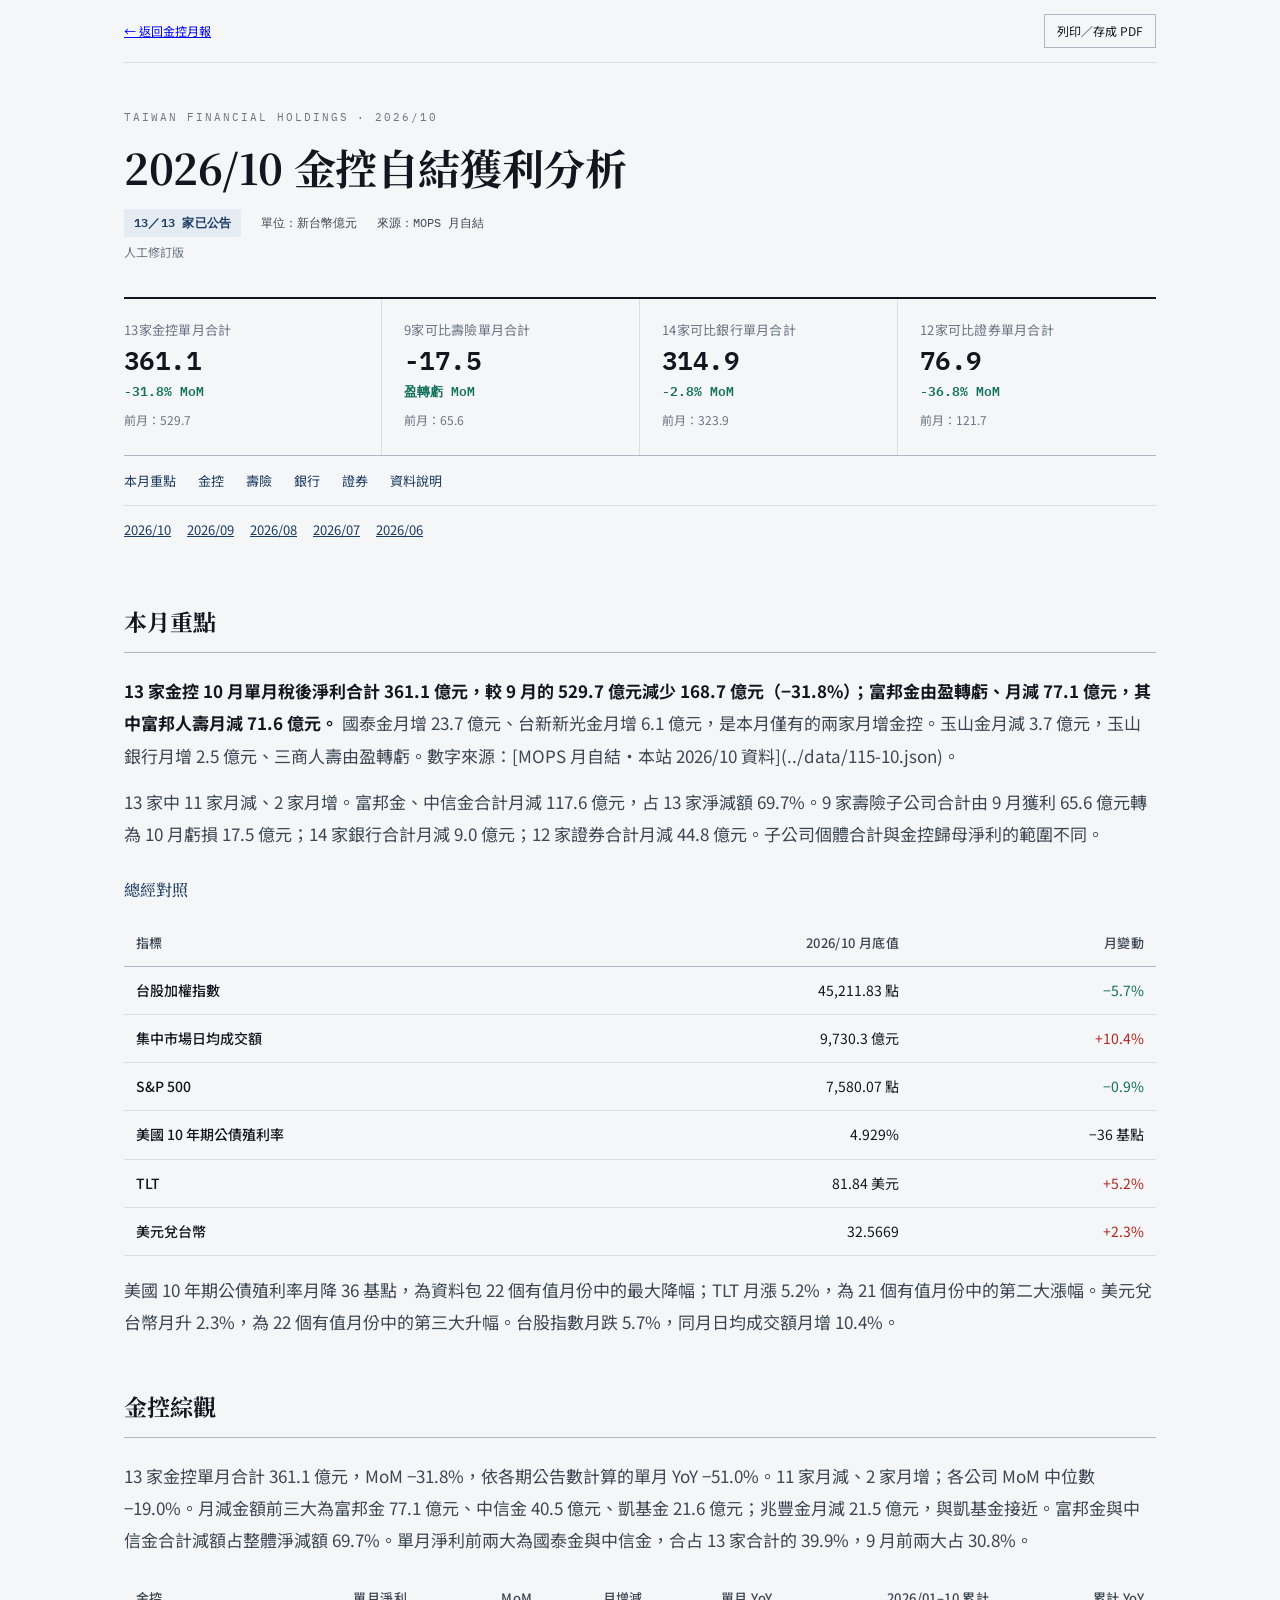
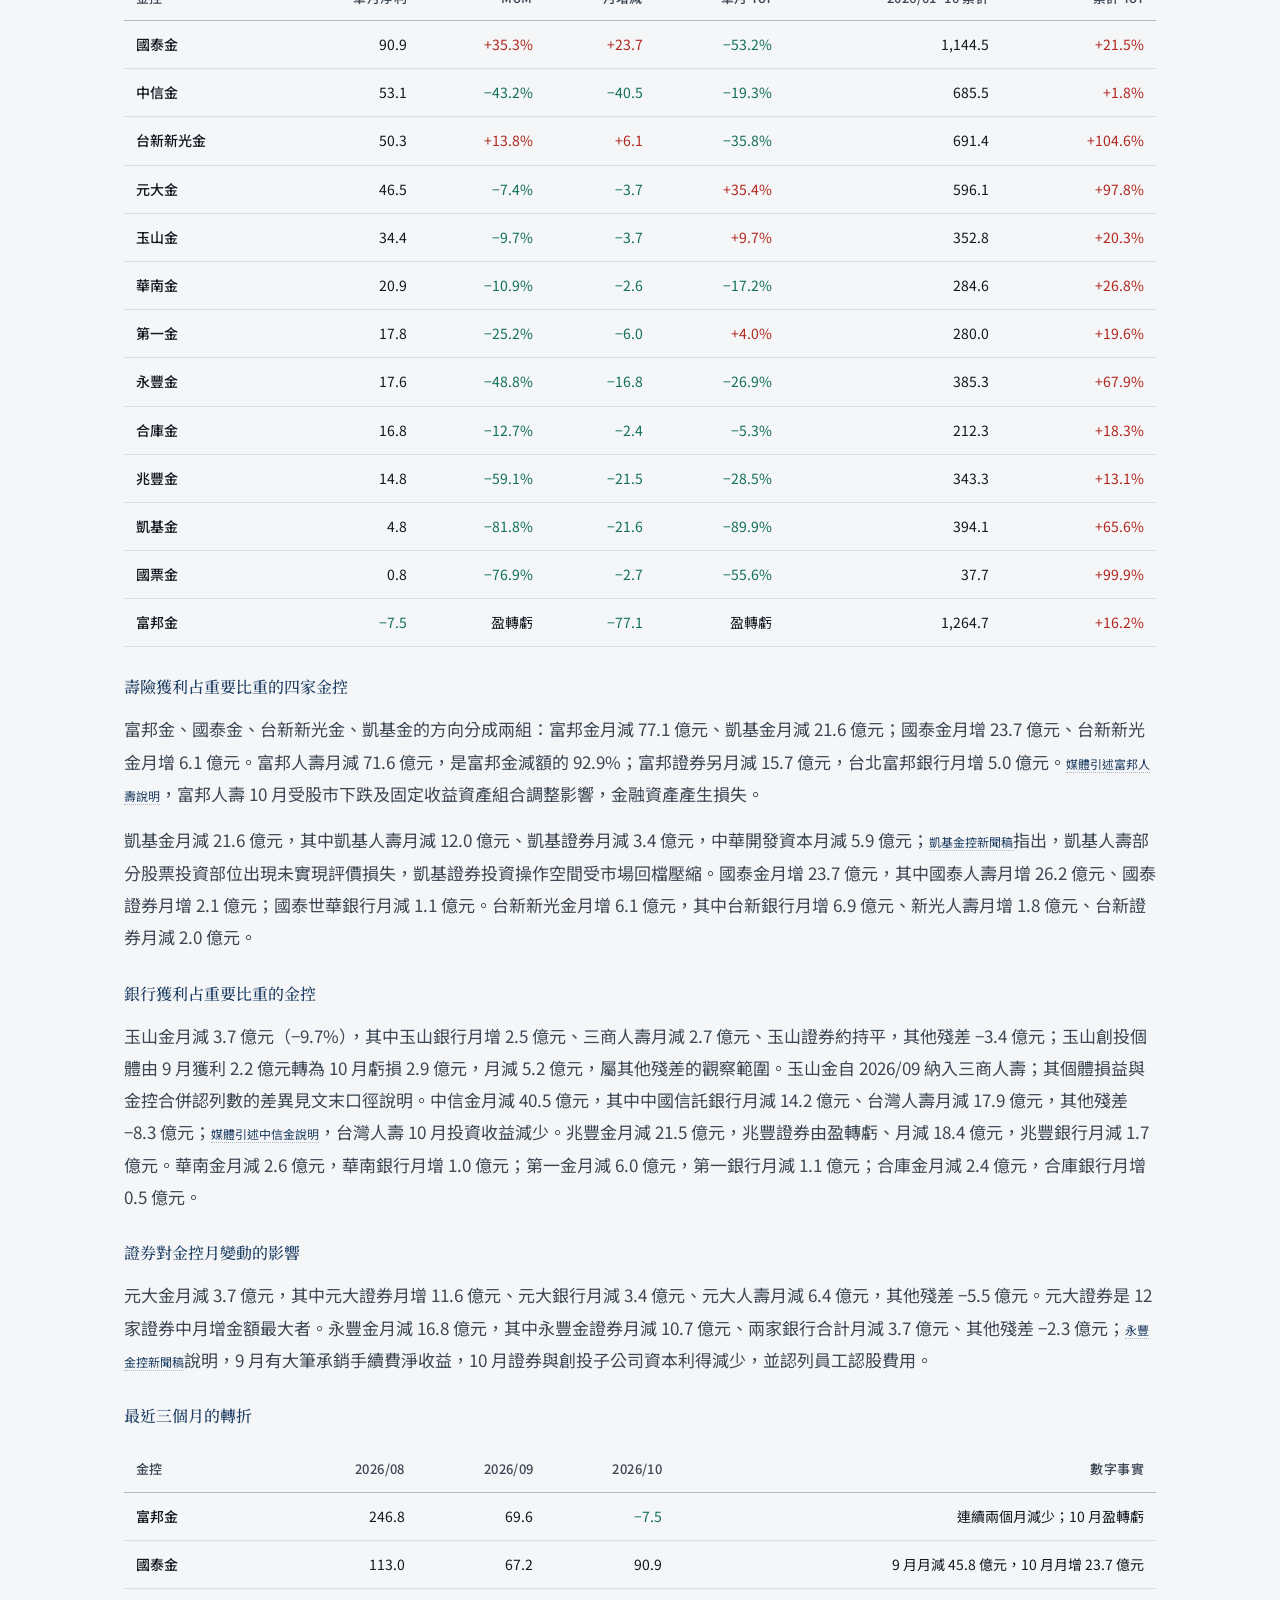
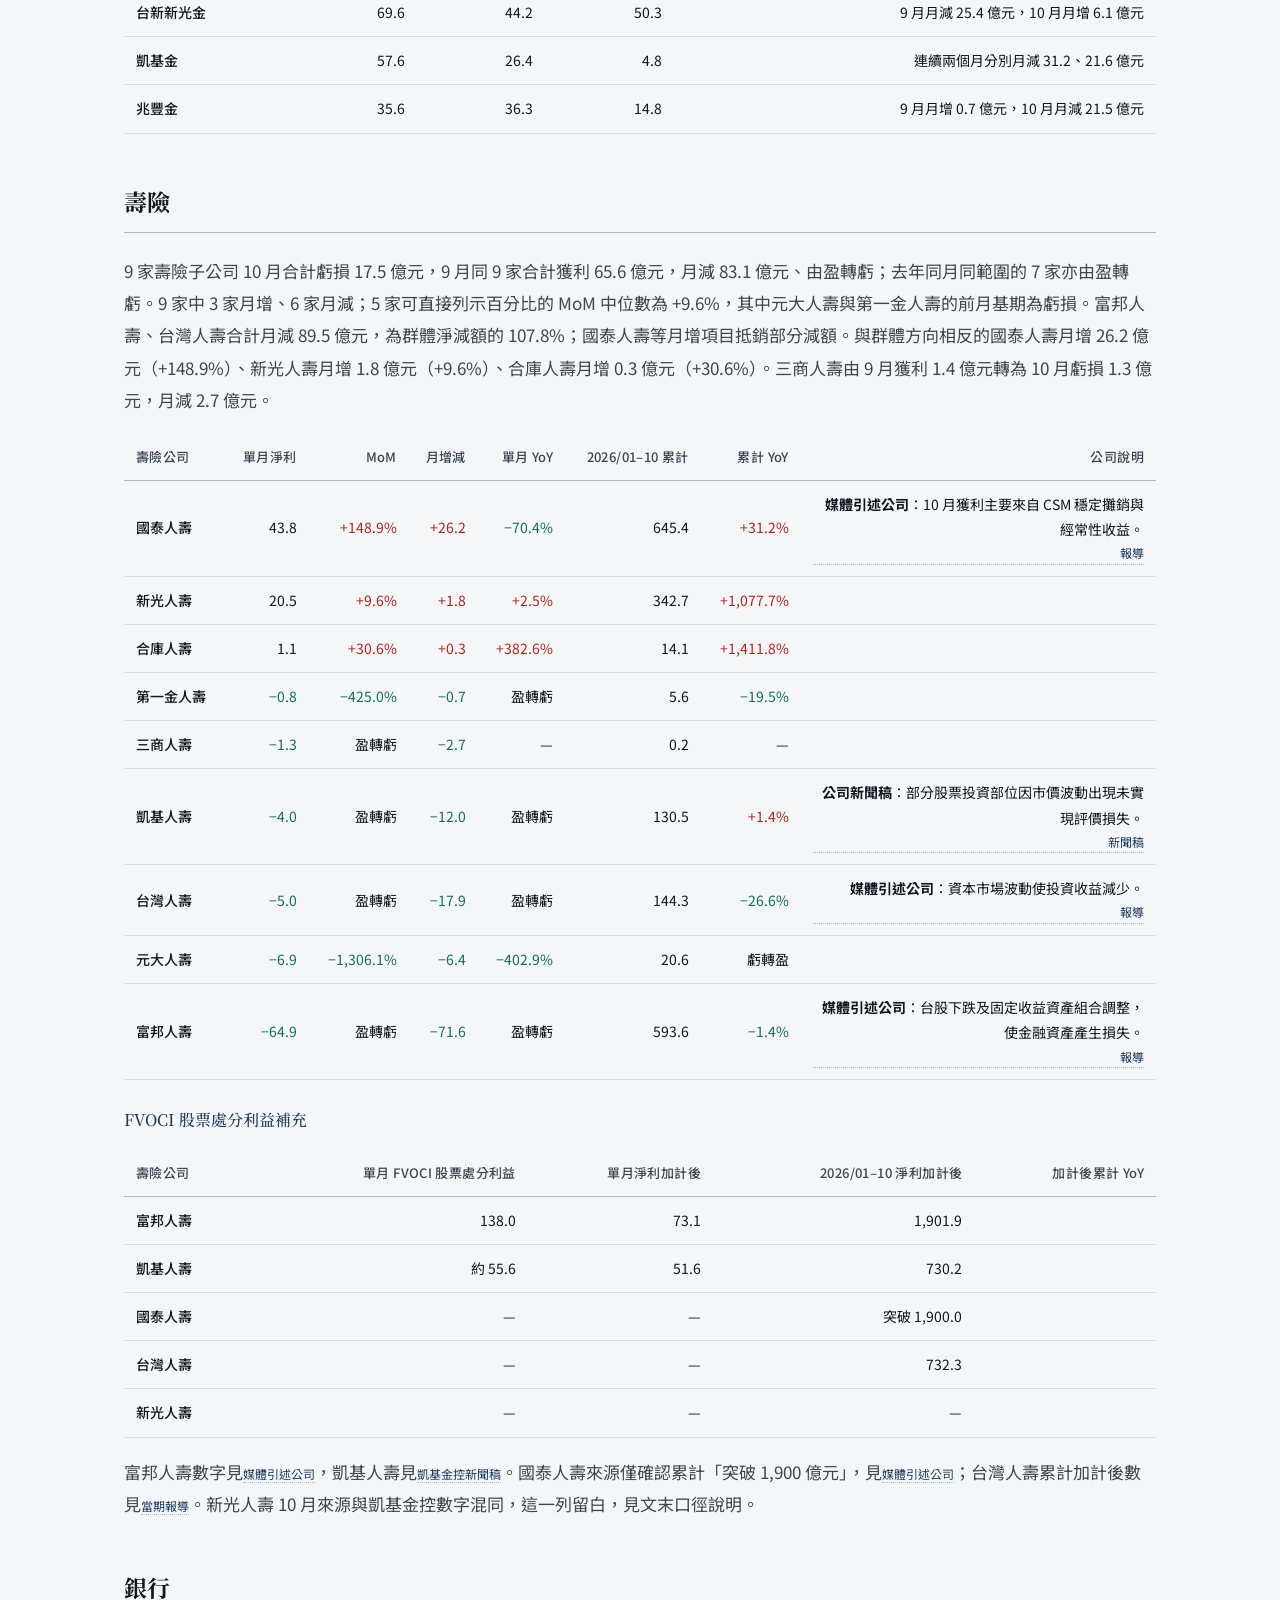
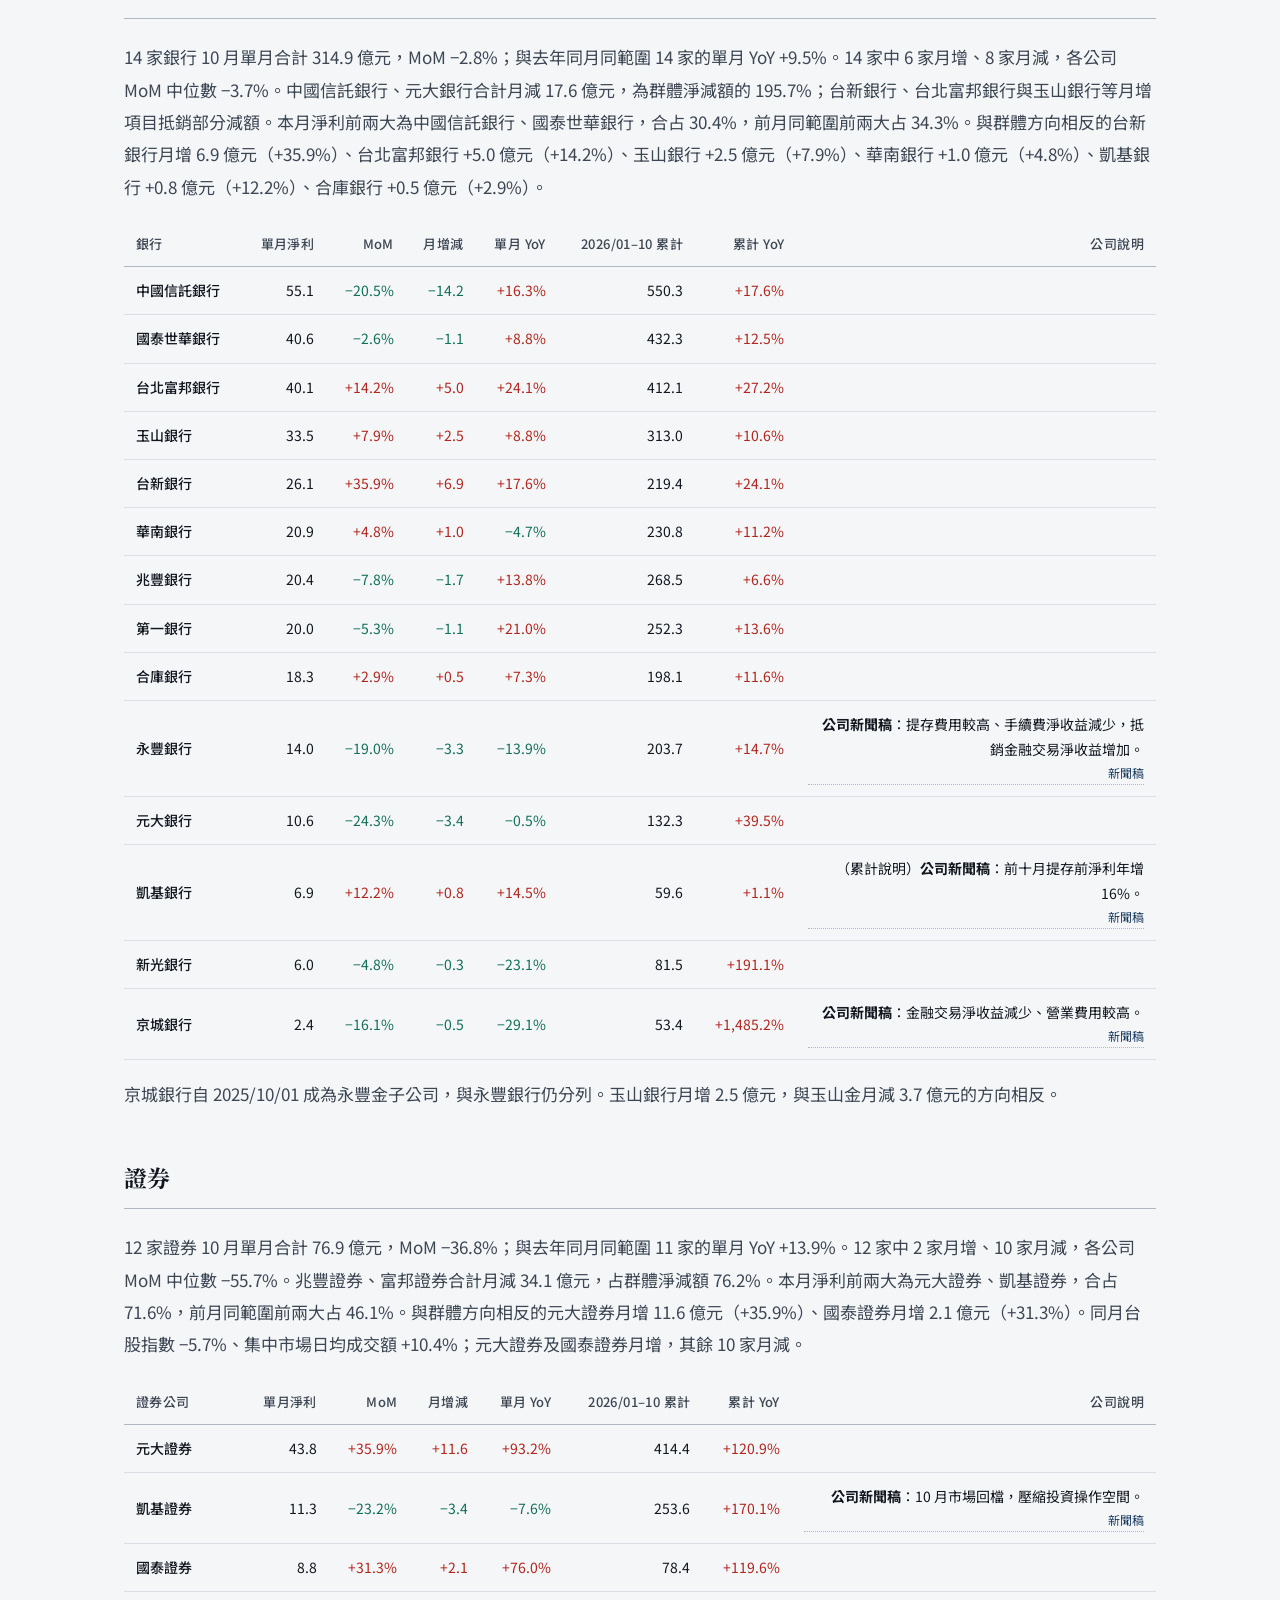
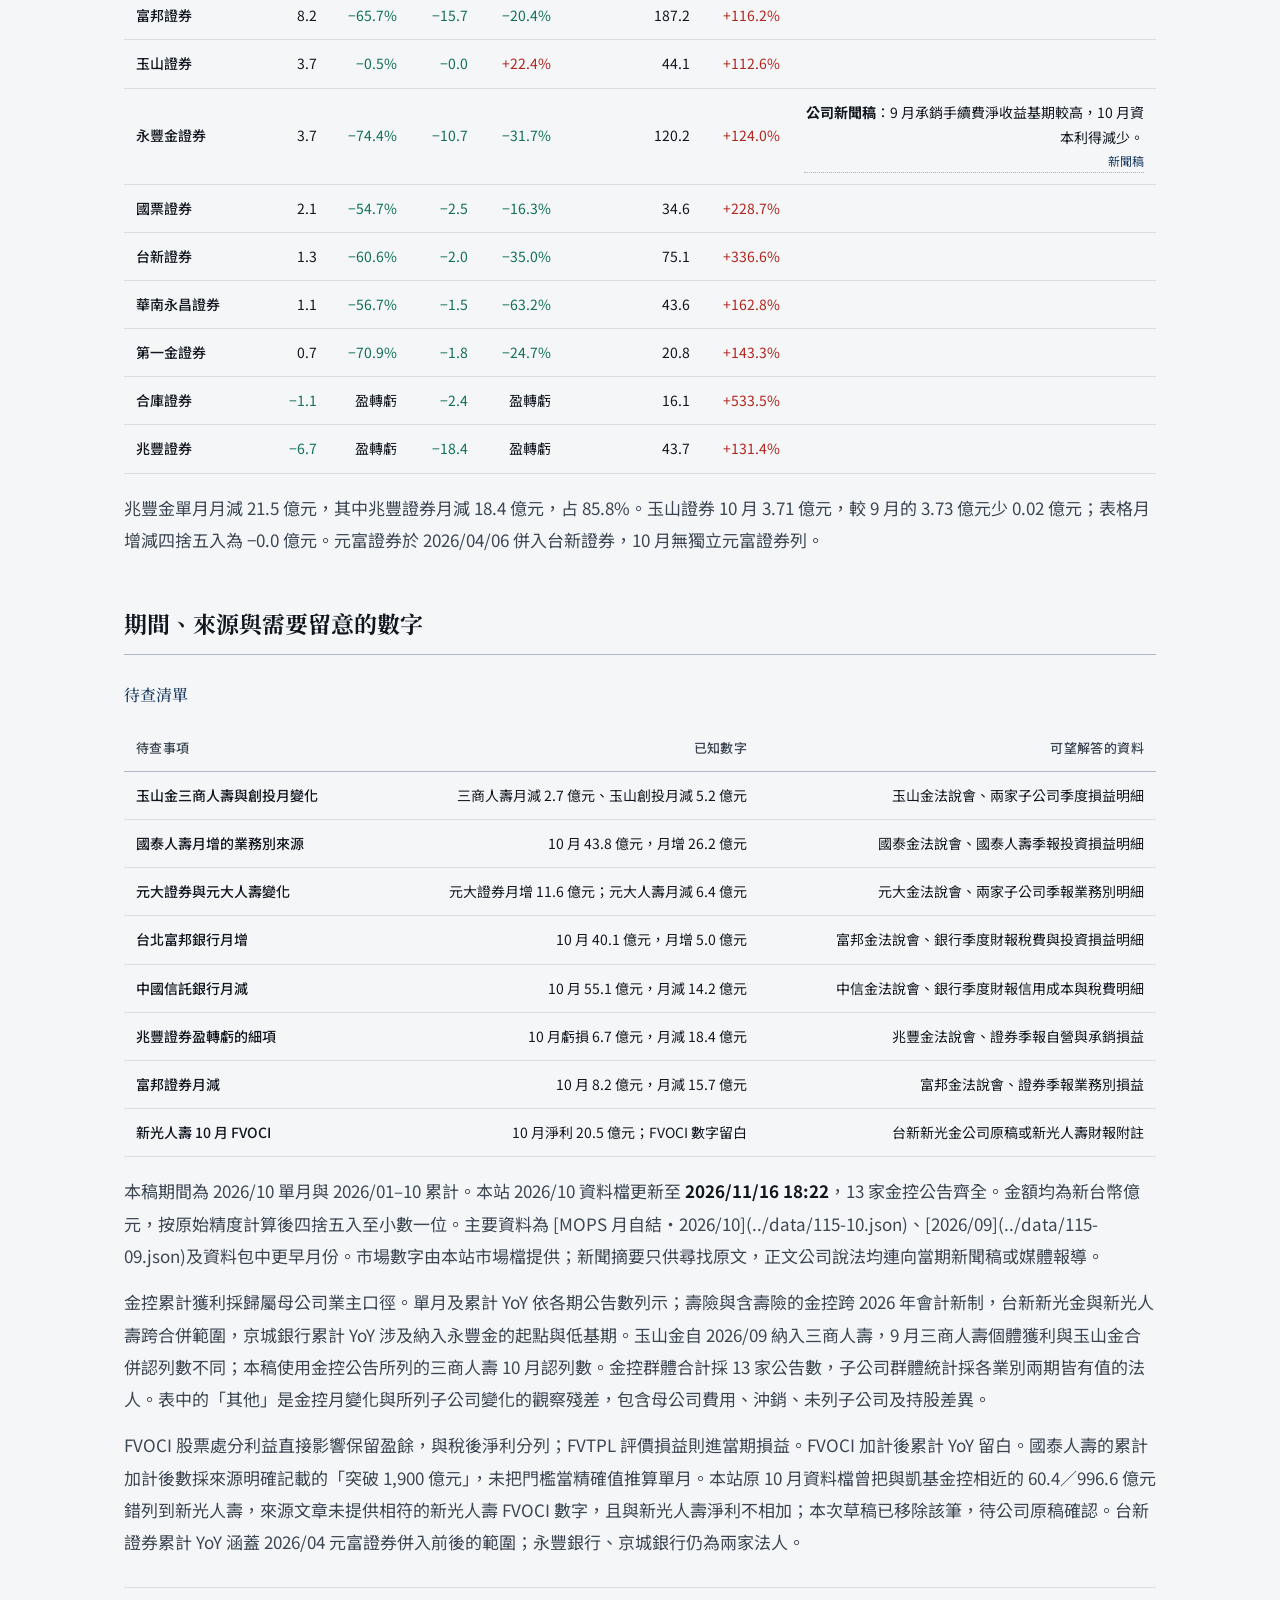
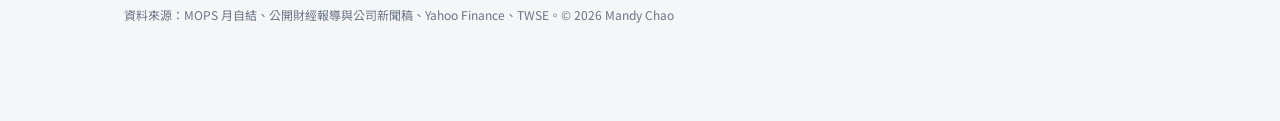
<file: docs/reports/2026-10.html>
<!DOCTYPE html><html lang="zh-Hant" data-theme="light"><head><meta charset="UTF-8"><meta name="viewport" content="width=device-width,initial-scale=1"><title>2026/10 金控自結獲利分析</title><link rel="stylesheet" href="../report-design.css"><link rel="stylesheet" href="https://fonts.googleapis.com/css2?family=Noto+Serif+TC:wght@500;700&family=Noto+Sans+TC:wght@400;500;700&family=IBM+Plex+Mono:wght@400;500;600&display=swap"></head><body><main class="wrap"><div class="preview-tools"><a href="../index.html">← 返回金控月報</a><button onclick="window.print()">列印／存成 PDF</button></div><header class="masthead"><p class="eyebrow">TAIWAN FINANCIAL HOLDINGS · 2026/10</p><h1>2026/10 金控自結獲利分析</h1><div class="meta"><span class="chip">13／13 家已公告</span><span>單位：新台幣億元</span><span>來源：MOPS 月自結</span></div><p class="status-note">人工修訂版</p></header><div class="kpis"><div class="kpi"><span class="k-label">13家金控單月合計</span><span class="k-value">361.1</span><span class="k-delta down">-31.8% MoM</span><span class="k-foot">前月：529.7</span></div><div class="kpi"><span class="k-label">9家可比壽險單月合計</span><span class="k-value">-17.5</span><span class="k-delta down">盈轉虧 MoM</span><span class="k-foot">前月：65.6</span></div><div class="kpi"><span class="k-label">14家可比銀行單月合計</span><span class="k-value">314.9</span><span class="k-delta down">-2.8% MoM</span><span class="k-foot">前月：323.9</span></div><div class="kpi"><span class="k-label">12家可比證券單月合計</span><span class="k-value">76.9</span><span class="k-delta down">-36.8% MoM</span><span class="k-foot">前月：121.7</span></div></div><nav aria-label="報告章節"><a href="#section-0" title="本月重點">本月重點</a><a href="#section-1" title="金控綜觀">金控</a><a href="#section-2" title="壽險">壽險</a><a href="#section-3" title="銀行">銀行</a><a href="#section-4" title="證券">證券</a><a href="#section-5" title="期間、來源與需要留意的數字">資料說明</a></nav><div class="report-menu" id="report-menu"></div><article class="report-body"><h2 id="section-0">本月重點</h2>
<p><strong>13 家金控 10 月單月稅後淨利合計 361.1 億元，較 9 月的 529.7 億元減少 168.7 億元（−31.8%）；富邦金由盈轉虧、月減 77.1 億元，其中富邦人壽月減 71.6 億元。</strong> 國泰金月增 23.7 億元、台新新光金月增 6.1 億元，是本月僅有的兩家月增金控。玉山金月減 3.7 億元，玉山銀行月增 2.5 億元、三商人壽由盈轉虧。數字來源：[MOPS 月自結・本站 2026/10 資料](../data/115-10.json)。</p>
<p>13 家中 11 家月減、2 家月增。富邦金、中信金合計月減 117.6 億元，占 13 家淨減額 69.7%。9 家壽險子公司合計由 9 月獲利 65.6 億元轉為 10 月虧損 17.5 億元；14 家銀行合計月減 9.0 億元；12 家證券合計月減 44.8 億元。子公司個體合計與金控歸母淨利的範圍不同。</p>
<h3>總經對照</h3>
<div class="report-table-wrap"><table class="report-table"><thead><tr><th>指標</th><th class="ta-right">2026/10 月底值</th><th class="ta-right">月變動</th></tr></thead><tbody><tr><td>台股加權指數</td><td class="ta-right">45,211.83 點</td><td class="ta-right num-neg">−5.7%</td></tr><tr><td>集中市場日均成交額</td><td class="ta-right">9,730.3 億元</td><td class="ta-right num-pos">+10.4%</td></tr><tr><td>S&amp;P 500</td><td class="ta-right">7,580.07 點</td><td class="ta-right num-neg">−0.9%</td></tr><tr><td>美國 10 年期公債殖利率</td><td class="ta-right">4.929%</td><td class="ta-right">−36 基點</td></tr><tr><td>TLT</td><td class="ta-right">81.84 美元</td><td class="ta-right num-pos">+5.2%</td></tr><tr><td>美元兌台幣</td><td class="ta-right">32.5669</td><td class="ta-right num-pos">+2.3%</td></tr></tbody></table></div>
<p>美國 10 年期公債殖利率月降 36 基點，為資料包 22 個有值月份中的最大降幅；TLT 月漲 5.2%，為 21 個有值月份中的第二大漲幅。美元兌台幣月升 2.3%，為 22 個有值月份中的第三大升幅。台股指數月跌 5.7%，同月日均成交額月增 10.4%。</p>
<h2 id="section-1">金控綜觀</h2>
<p>13 家金控單月合計 361.1 億元，MoM −31.8%，依各期公告數計算的單月 YoY −51.0%。11 家月減、2 家月增；各公司 MoM 中位數 −19.0%。月減金額前三大為富邦金 77.1 億元、中信金 40.5 億元、凱基金 21.6 億元；兆豐金月減 21.5 億元，與凱基金接近。富邦金與中信金合計減額占整體淨減額 69.7%。單月淨利前兩大為國泰金與中信金，合占 13 家合計的 39.9%，9 月前兩大占 30.8%。</p>
<div class="report-table-wrap"><table class="report-table"><thead><tr><th>金控</th><th class="ta-right">單月淨利</th><th class="ta-right">MoM</th><th class="ta-right">月增減</th><th class="ta-right">單月 YoY</th><th class="ta-right">2026/01–10 累計</th><th class="ta-right">累計 YoY</th></tr></thead><tbody><tr><td>國泰金</td><td class="ta-right">90.9</td><td class="ta-right num-pos">+35.3%</td><td class="ta-right num-pos">+23.7</td><td class="ta-right num-neg">−53.2%</td><td class="ta-right">1,144.5</td><td class="ta-right num-pos">+21.5%</td></tr><tr><td>中信金</td><td class="ta-right">53.1</td><td class="ta-right num-neg">−43.2%</td><td class="ta-right num-neg">−40.5</td><td class="ta-right num-neg">−19.3%</td><td class="ta-right">685.5</td><td class="ta-right num-pos">+1.8%</td></tr><tr><td>台新新光金</td><td class="ta-right">50.3</td><td class="ta-right num-pos">+13.8%</td><td class="ta-right num-pos">+6.1</td><td class="ta-right num-neg">−35.8%</td><td class="ta-right">691.4</td><td class="ta-right num-pos">+104.6%</td></tr><tr><td>元大金</td><td class="ta-right">46.5</td><td class="ta-right num-neg">−7.4%</td><td class="ta-right num-neg">−3.7</td><td class="ta-right num-pos">+35.4%</td><td class="ta-right">596.1</td><td class="ta-right num-pos">+97.8%</td></tr><tr><td>玉山金</td><td class="ta-right">34.4</td><td class="ta-right num-neg">−9.7%</td><td class="ta-right num-neg">−3.7</td><td class="ta-right num-pos">+9.7%</td><td class="ta-right">352.8</td><td class="ta-right num-pos">+20.3%</td></tr><tr><td>華南金</td><td class="ta-right">20.9</td><td class="ta-right num-neg">−10.9%</td><td class="ta-right num-neg">−2.6</td><td class="ta-right num-neg">−17.2%</td><td class="ta-right">284.6</td><td class="ta-right num-pos">+26.8%</td></tr><tr><td>第一金</td><td class="ta-right">17.8</td><td class="ta-right num-neg">−25.2%</td><td class="ta-right num-neg">−6.0</td><td class="ta-right num-pos">+4.0%</td><td class="ta-right">280.0</td><td class="ta-right num-pos">+19.6%</td></tr><tr><td>永豐金</td><td class="ta-right">17.6</td><td class="ta-right num-neg">−48.8%</td><td class="ta-right num-neg">−16.8</td><td class="ta-right num-neg">−26.9%</td><td class="ta-right">385.3</td><td class="ta-right num-pos">+67.9%</td></tr><tr><td>合庫金</td><td class="ta-right">16.8</td><td class="ta-right num-neg">−12.7%</td><td class="ta-right num-neg">−2.4</td><td class="ta-right num-neg">−5.3%</td><td class="ta-right">212.3</td><td class="ta-right num-pos">+18.3%</td></tr><tr><td>兆豐金</td><td class="ta-right">14.8</td><td class="ta-right num-neg">−59.1%</td><td class="ta-right num-neg">−21.5</td><td class="ta-right num-neg">−28.5%</td><td class="ta-right">343.3</td><td class="ta-right num-pos">+13.1%</td></tr><tr><td>凱基金</td><td class="ta-right">4.8</td><td class="ta-right num-neg">−81.8%</td><td class="ta-right num-neg">−21.6</td><td class="ta-right num-neg">−89.9%</td><td class="ta-right">394.1</td><td class="ta-right num-pos">+65.6%</td></tr><tr><td>國票金</td><td class="ta-right">0.8</td><td class="ta-right num-neg">−76.9%</td><td class="ta-right num-neg">−2.7</td><td class="ta-right num-neg">−55.6%</td><td class="ta-right">37.7</td><td class="ta-right num-pos">+99.9%</td></tr><tr><td>富邦金</td><td class="ta-right num-neg">−7.5</td><td class="ta-right">盈轉虧</td><td class="ta-right num-neg">−77.1</td><td class="ta-right">盈轉虧</td><td class="ta-right">1,264.7</td><td class="ta-right num-pos">+16.2%</td></tr></tbody></table></div>
<h3>壽險獲利占重要比重的四家金控</h3>
<p>富邦金、國泰金、台新新光金、凱基金的方向分成兩組：富邦金月減 77.1 億元、凱基金月減 21.6 億元；國泰金月增 23.7 億元、台新新光金月增 6.1 億元。富邦人壽月減 71.6 億元，是富邦金減額的 92.9%；富邦證券另月減 15.7 億元，台北富邦銀行月增 5.0 億元。<a href="https://www.nownews.com/news/6892842" target="_blank" rel="noopener">媒體引述富邦人壽說明</a>，富邦人壽 10 月受股市下跌及固定收益資產組合調整影響，金融資產產生損失。</p>
<p>凱基金月減 21.6 億元，其中凱基人壽月減 12.0 億元、凱基證券月減 3.4 億元，中華開發資本月減 5.9 億元；<a href="https://www.kgi.com/zh-tw/press/news-detail-content?dtlsrc=ce44e7f6813e4e76a4eacf65ef9388d8&amp;id=ae1da65ebd2c4710b3d271ee6a6f86ba" target="_blank" rel="noopener">凱基金控新聞稿</a>指出，凱基人壽部分股票投資部位出現未實現評價損失，凱基證券投資操作空間受市場回檔壓縮。國泰金月增 23.7 億元，其中國泰人壽月增 26.2 億元、國泰證券月增 2.1 億元；國泰世華銀行月減 1.1 億元。台新新光金月增 6.1 億元，其中台新銀行月增 6.9 億元、新光人壽月增 1.8 億元、台新證券月減 2.0 億元。</p>
<h3>銀行獲利占重要比重的金控</h3>
<p>玉山金月減 3.7 億元（−9.7%），其中玉山銀行月增 2.5 億元、三商人壽月減 2.7 億元、玉山證券約持平，其他殘差 −3.4 億元；玉山創投個體由 9 月獲利 2.2 億元轉為 10 月虧損 2.9 億元，月減 5.2 億元，屬其他殘差的觀察範圍。玉山金自 2026/09 納入三商人壽；其個體損益與金控合併認列數的差異見文末口徑說明。中信金月減 40.5 億元，其中中國信託銀行月減 14.2 億元、台灣人壽月減 17.9 億元，其他殘差 −8.3 億元；<a href="https://news.cnyes.com/news/print/6659117" target="_blank" rel="noopener">媒體引述中信金說明</a>，台灣人壽 10 月投資收益減少。兆豐金月減 21.5 億元，兆豐證券由盈轉虧、月減 18.4 億元，兆豐銀行月減 1.7 億元。華南金月減 2.6 億元，華南銀行月增 1.0 億元；第一金月減 6.0 億元，第一銀行月減 1.1 億元；合庫金月減 2.4 億元，合庫銀行月增 0.5 億元。</p>
<h3>證券對金控月變動的影響</h3>
<p>元大金月減 3.7 億元，其中元大證券月增 11.6 億元、元大銀行月減 3.4 億元、元大人壽月減 6.4 億元，其他殘差 −5.5 億元。元大證券是 12 家證券中月增金額最大者。永豐金月減 16.8 億元，其中永豐金證券月減 10.7 億元、兩家銀行合計月減 3.7 億元、其他殘差 −2.3 億元；<a href="https://www.sinopac.com/News/20220503183151553480/20261109173407928395.html" target="_blank" rel="noopener">永豐金控新聞稿</a>說明，9 月有大筆承銷手續費淨收益，10 月證券與創投子公司資本利得減少，並認列員工認股費用。</p>
<h3>最近三個月的轉折</h3>
<div class="report-table-wrap"><table class="report-table"><thead><tr><th>金控</th><th class="ta-right">2026/08</th><th class="ta-right">2026/09</th><th class="ta-right">2026/10</th><th>數字事實</th></tr></thead><tbody><tr><td>富邦金</td><td class="ta-right">246.8</td><td class="ta-right">69.6</td><td class="ta-right num-neg">−7.5</td><td>連續兩個月減少；10 月盈轉虧</td></tr><tr><td>國泰金</td><td class="ta-right">113.0</td><td class="ta-right">67.2</td><td class="ta-right">90.9</td><td>9 月月減 45.8 億元，10 月月增 23.7 億元</td></tr><tr><td>台新新光金</td><td class="ta-right">69.6</td><td class="ta-right">44.2</td><td class="ta-right">50.3</td><td>9 月月減 25.4 億元，10 月月增 6.1 億元</td></tr><tr><td>凱基金</td><td class="ta-right">57.6</td><td class="ta-right">26.4</td><td class="ta-right">4.8</td><td>連續兩個月分別月減 31.2、21.6 億元</td></tr><tr><td>兆豐金</td><td class="ta-right">35.6</td><td class="ta-right">36.3</td><td class="ta-right">14.8</td><td>9 月月增 0.7 億元，10 月月減 21.5 億元</td></tr></tbody></table></div>
<h2 id="section-2">壽險</h2>
<p>9 家壽險子公司 10 月合計虧損 17.5 億元，9 月同 9 家合計獲利 65.6 億元，月減 83.1 億元、由盈轉虧；去年同月同範圍的 7 家亦由盈轉虧。9 家中 3 家月增、6 家月減；5 家可直接列示百分比的 MoM 中位數為 +9.6%，其中元大人壽與第一金人壽的前月基期為虧損。富邦人壽、台灣人壽合計月減 89.5 億元，為群體淨減額的 107.8%；國泰人壽等月增項目抵銷部分減額。與群體方向相反的國泰人壽月增 26.2 億元（+148.9%）、新光人壽月增 1.8 億元（+9.6%）、合庫人壽月增 0.3 億元（+30.6%）。三商人壽由 9 月獲利 1.4 億元轉為 10 月虧損 1.3 億元，月減 2.7 億元。</p>
<div class="report-table-wrap"><table class="report-table"><thead><tr><th>壽險公司</th><th class="ta-right">單月淨利</th><th class="ta-right">MoM</th><th class="ta-right">月增減</th><th class="ta-right">單月 YoY</th><th class="ta-right">2026/01–10 累計</th><th class="ta-right">累計 YoY</th><th>公司說明</th></tr></thead><tbody><tr><td>國泰人壽</td><td class="ta-right">43.8</td><td class="ta-right num-pos">+148.9%</td><td class="ta-right num-pos">+26.2</td><td class="ta-right num-neg">−70.4%</td><td class="ta-right">645.4</td><td class="ta-right num-pos">+31.2%</td><td><strong>媒體引述公司</strong>：10 月獲利主要來自 CSM 穩定攤銷與經常性收益。<a href="https://www.pinview.com.tw/News/64829.html" target="_blank" rel="noopener">報導</a></td></tr><tr><td>新光人壽</td><td class="ta-right">20.5</td><td class="ta-right num-pos">+9.6%</td><td class="ta-right num-pos">+1.8</td><td class="ta-right num-pos">+2.5%</td><td class="ta-right">342.7</td><td class="ta-right num-pos">+1,077.7%</td><td></td></tr><tr><td>合庫人壽</td><td class="ta-right">1.1</td><td class="ta-right num-pos">+30.6%</td><td class="ta-right num-pos">+0.3</td><td class="ta-right num-pos">+382.6%</td><td class="ta-right">14.1</td><td class="ta-right num-pos">+1,411.8%</td><td></td></tr><tr><td>第一金人壽</td><td class="ta-right num-neg">−0.8</td><td class="ta-right num-neg">−425.0%</td><td class="ta-right num-neg">−0.7</td><td class="ta-right">盈轉虧</td><td class="ta-right">5.6</td><td class="ta-right num-neg">−19.5%</td><td></td></tr><tr><td>三商人壽</td><td class="ta-right num-neg">−1.3</td><td class="ta-right">盈轉虧</td><td class="ta-right num-neg">−2.7</td><td class="ta-right">—</td><td class="ta-right">0.2</td><td class="ta-right">—</td><td></td></tr><tr><td>凱基人壽</td><td class="ta-right num-neg">−4.0</td><td class="ta-right">盈轉虧</td><td class="ta-right num-neg">−12.0</td><td class="ta-right">盈轉虧</td><td class="ta-right">130.5</td><td class="ta-right num-pos">+1.4%</td><td><strong>公司新聞稿</strong>：部分股票投資部位因市價波動出現未實現評價損失。<a href="https://www.kgi.com/zh-tw/press/news-detail-content?dtlsrc=ce44e7f6813e4e76a4eacf65ef9388d8&amp;id=ae1da65ebd2c4710b3d271ee6a6f86ba" target="_blank" rel="noopener">新聞稿</a></td></tr><tr><td>台灣人壽</td><td class="ta-right num-neg">−5.0</td><td class="ta-right">盈轉虧</td><td class="ta-right num-neg">−17.9</td><td class="ta-right">盈轉虧</td><td class="ta-right">144.3</td><td class="ta-right num-neg">−26.6%</td><td><strong>媒體引述公司</strong>：資本市場波動使投資收益減少。<a href="https://stock.ltn.com.tw/article/jbqfg4dzcf0t" target="_blank" rel="noopener">報導</a></td></tr><tr><td>元大人壽</td><td class="ta-right num-neg">−6.9</td><td class="ta-right num-neg">−1,306.1%</td><td class="ta-right num-neg">−6.4</td><td class="ta-right num-neg">−402.9%</td><td class="ta-right">20.6</td><td class="ta-right">虧轉盈</td><td></td></tr><tr><td>富邦人壽</td><td class="ta-right num-neg">−64.9</td><td class="ta-right">盈轉虧</td><td class="ta-right num-neg">−71.6</td><td class="ta-right">盈轉虧</td><td class="ta-right">593.6</td><td class="ta-right num-neg">−1.4%</td><td><strong>媒體引述公司</strong>：台股下跌及固定收益資產組合調整，使金融資產產生損失。<a href="https://www.nownews.com/news/6892842" target="_blank" rel="noopener">報導</a></td></tr></tbody></table></div>
<h3>FVOCI 股票處分利益補充</h3>
<div class="report-table-wrap"><table class="report-table"><thead><tr><th>壽險公司</th><th class="ta-right">單月 FVOCI 股票處分利益</th><th class="ta-right">單月淨利加計後</th><th class="ta-right">2026/01–10 淨利加計後</th><th class="ta-right">加計後累計 YoY</th></tr></thead><tbody><tr><td>富邦人壽</td><td class="ta-right">138.0</td><td class="ta-right">73.1</td><td class="ta-right">1,901.9</td><td class="ta-right"></td></tr><tr><td>凱基人壽</td><td class="ta-right">約 55.6</td><td class="ta-right">51.6</td><td class="ta-right">730.2</td><td class="ta-right"></td></tr><tr><td>國泰人壽</td><td class="ta-right">—</td><td class="ta-right">—</td><td class="ta-right">突破 1,900.0</td><td class="ta-right"></td></tr><tr><td>台灣人壽</td><td class="ta-right">—</td><td class="ta-right">—</td><td class="ta-right">732.3</td><td class="ta-right"></td></tr><tr><td>新光人壽</td><td class="ta-right">—</td><td class="ta-right">—</td><td class="ta-right">—</td><td class="ta-right"></td></tr></tbody></table></div>
<p>富邦人壽數字見<a href="https://www.nownews.com/news/6892842" target="_blank" rel="noopener">媒體引述公司</a>，凱基人壽見<a href="https://www.kgi.com/zh-tw/press/news-detail-content?dtlsrc=ce44e7f6813e4e76a4eacf65ef9388d8&amp;id=ae1da65ebd2c4710b3d271ee6a6f86ba" target="_blank" rel="noopener">凱基金控新聞稿</a>。國泰人壽來源僅確認累計「突破 1,900 億元」，見<a href="https://www.pinview.com.tw/News/64829.html" target="_blank" rel="noopener">媒體引述公司</a>；台灣人壽累計加計後數見<a href="https://news.cnyes.com/news/print/6659117" target="_blank" rel="noopener">當期報導</a>。新光人壽 10 月來源與凱基金控數字混同，這一列留白，見文末口徑說明。</p>
<h2 id="section-3">銀行</h2>
<p>14 家銀行 10 月單月合計 314.9 億元，MoM −2.8%；與去年同月同範圍 14 家的單月 YoY +9.5%。14 家中 6 家月增、8 家月減，各公司 MoM 中位數 −3.7%。中國信託銀行、元大銀行合計月減 17.6 億元，為群體淨減額的 195.7%；台新銀行、台北富邦銀行與玉山銀行等月增項目抵銷部分減額。本月淨利前兩大為中國信託銀行、國泰世華銀行，合占 30.4%，前月同範圍前兩大占 34.3%。與群體方向相反的台新銀行月增 6.9 億元（+35.9%）、台北富邦銀行 +5.0 億元（+14.2%）、玉山銀行 +2.5 億元（+7.9%）、華南銀行 +1.0 億元（+4.8%）、凱基銀行 +0.8 億元（+12.2%）、合庫銀行 +0.5 億元（+2.9%）。</p>
<div class="report-table-wrap"><table class="report-table"><thead><tr><th>銀行</th><th class="ta-right">單月淨利</th><th class="ta-right">MoM</th><th class="ta-right">月增減</th><th class="ta-right">單月 YoY</th><th class="ta-right">2026/01–10 累計</th><th class="ta-right">累計 YoY</th><th>公司說明</th></tr></thead><tbody><tr><td>中國信託銀行</td><td class="ta-right">55.1</td><td class="ta-right num-neg">−20.5%</td><td class="ta-right num-neg">−14.2</td><td class="ta-right num-pos">+16.3%</td><td class="ta-right">550.3</td><td class="ta-right num-pos">+17.6%</td><td></td></tr><tr><td>國泰世華銀行</td><td class="ta-right">40.6</td><td class="ta-right num-neg">−2.6%</td><td class="ta-right num-neg">−1.1</td><td class="ta-right num-pos">+8.8%</td><td class="ta-right">432.3</td><td class="ta-right num-pos">+12.5%</td><td></td></tr><tr><td>台北富邦銀行</td><td class="ta-right">40.1</td><td class="ta-right num-pos">+14.2%</td><td class="ta-right num-pos">+5.0</td><td class="ta-right num-pos">+24.1%</td><td class="ta-right">412.1</td><td class="ta-right num-pos">+27.2%</td><td></td></tr><tr><td>玉山銀行</td><td class="ta-right">33.5</td><td class="ta-right num-pos">+7.9%</td><td class="ta-right num-pos">+2.5</td><td class="ta-right num-pos">+8.8%</td><td class="ta-right">313.0</td><td class="ta-right num-pos">+10.6%</td><td></td></tr><tr><td>台新銀行</td><td class="ta-right">26.1</td><td class="ta-right num-pos">+35.9%</td><td class="ta-right num-pos">+6.9</td><td class="ta-right num-pos">+17.6%</td><td class="ta-right">219.4</td><td class="ta-right num-pos">+24.1%</td><td></td></tr><tr><td>華南銀行</td><td class="ta-right">20.9</td><td class="ta-right num-pos">+4.8%</td><td class="ta-right num-pos">+1.0</td><td class="ta-right num-neg">−4.7%</td><td class="ta-right">230.8</td><td class="ta-right num-pos">+11.2%</td><td></td></tr><tr><td>兆豐銀行</td><td class="ta-right">20.4</td><td class="ta-right num-neg">−7.8%</td><td class="ta-right num-neg">−1.7</td><td class="ta-right num-pos">+13.8%</td><td class="ta-right">268.5</td><td class="ta-right num-pos">+6.6%</td><td></td></tr><tr><td>第一銀行</td><td class="ta-right">20.0</td><td class="ta-right num-neg">−5.3%</td><td class="ta-right num-neg">−1.1</td><td class="ta-right num-pos">+21.0%</td><td class="ta-right">252.3</td><td class="ta-right num-pos">+13.6%</td><td></td></tr><tr><td>合庫銀行</td><td class="ta-right">18.3</td><td class="ta-right num-pos">+2.9%</td><td class="ta-right num-pos">+0.5</td><td class="ta-right num-pos">+7.3%</td><td class="ta-right">198.1</td><td class="ta-right num-pos">+11.6%</td><td></td></tr><tr><td>永豐銀行</td><td class="ta-right">14.0</td><td class="ta-right num-neg">−19.0%</td><td class="ta-right num-neg">−3.3</td><td class="ta-right num-neg">−13.9%</td><td class="ta-right">203.7</td><td class="ta-right num-pos">+14.7%</td><td><strong>公司新聞稿</strong>：提存費用較高、手續費淨收益減少，抵銷金融交易淨收益增加。<a href="https://www.sinopac.com/News/20220503183151553480/20261109173407928395.html" target="_blank" rel="noopener">新聞稿</a></td></tr><tr><td>元大銀行</td><td class="ta-right">10.6</td><td class="ta-right num-neg">−24.3%</td><td class="ta-right num-neg">−3.4</td><td class="ta-right num-neg">−0.5%</td><td class="ta-right">132.3</td><td class="ta-right num-pos">+39.5%</td><td></td></tr><tr><td>凱基銀行</td><td class="ta-right">6.9</td><td class="ta-right num-pos">+12.2%</td><td class="ta-right num-pos">+0.8</td><td class="ta-right num-pos">+14.5%</td><td class="ta-right">59.6</td><td class="ta-right num-pos">+1.1%</td><td>（累計說明）<strong>公司新聞稿</strong>：前十月提存前淨利年增 16%。<a href="https://www.kgi.com/zh-tw/press/news-detail-content?dtlsrc=ce44e7f6813e4e76a4eacf65ef9388d8&amp;id=ae1da65ebd2c4710b3d271ee6a6f86ba" target="_blank" rel="noopener">新聞稿</a></td></tr><tr><td>新光銀行</td><td class="ta-right">6.0</td><td class="ta-right num-neg">−4.8%</td><td class="ta-right num-neg">−0.3</td><td class="ta-right num-neg">−23.1%</td><td class="ta-right">81.5</td><td class="ta-right num-pos">+191.1%</td><td></td></tr><tr><td>京城銀行</td><td class="ta-right">2.4</td><td class="ta-right num-neg">−16.1%</td><td class="ta-right num-neg">−0.5</td><td class="ta-right num-neg">−29.1%</td><td class="ta-right">53.4</td><td class="ta-right num-pos">+1,485.2%</td><td><strong>公司新聞稿</strong>：金融交易淨收益減少、營業費用較高。<a href="https://www.sinopac.com/News/20220503183151553480/20261109173407928395.html" target="_blank" rel="noopener">新聞稿</a></td></tr></tbody></table></div>
<p>京城銀行自 2025/10/01 成為永豐金子公司，與永豐銀行仍分列。玉山銀行月增 2.5 億元，與玉山金月減 3.7 億元的方向相反。</p>
<h2 id="section-4">證券</h2>
<p>12 家證券 10 月單月合計 76.9 億元，MoM −36.8%；與去年同月同範圍 11 家的單月 YoY +13.9%。12 家中 2 家月增、10 家月減，各公司 MoM 中位數 −55.7%。兆豐證券、富邦證券合計月減 34.1 億元，占群體淨減額 76.2%。本月淨利前兩大為元大證券、凱基證券，合占 71.6%，前月同範圍前兩大占 46.1%。與群體方向相反的元大證券月增 11.6 億元（+35.9%）、國泰證券月增 2.1 億元（+31.3%）。同月台股指數 −5.7%、集中市場日均成交額 +10.4%；元大證券及國泰證券月增，其餘 10 家月減。</p>
<div class="report-table-wrap"><table class="report-table"><thead><tr><th>證券公司</th><th class="ta-right">單月淨利</th><th class="ta-right">MoM</th><th class="ta-right">月增減</th><th class="ta-right">單月 YoY</th><th class="ta-right">2026/01–10 累計</th><th class="ta-right">累計 YoY</th><th>公司說明</th></tr></thead><tbody><tr><td>元大證券</td><td class="ta-right">43.8</td><td class="ta-right num-pos">+35.9%</td><td class="ta-right num-pos">+11.6</td><td class="ta-right num-pos">+93.2%</td><td class="ta-right">414.4</td><td class="ta-right num-pos">+120.9%</td><td></td></tr><tr><td>凱基證券</td><td class="ta-right">11.3</td><td class="ta-right num-neg">−23.2%</td><td class="ta-right num-neg">−3.4</td><td class="ta-right num-neg">−7.6%</td><td class="ta-right">253.6</td><td class="ta-right num-pos">+170.1%</td><td><strong>公司新聞稿</strong>：10 月市場回檔，壓縮投資操作空間。<a href="https://www.kgi.com/zh-tw/press/news-detail-content?dtlsrc=ce44e7f6813e4e76a4eacf65ef9388d8&amp;id=ae1da65ebd2c4710b3d271ee6a6f86ba" target="_blank" rel="noopener">新聞稿</a></td></tr><tr><td>國泰證券</td><td class="ta-right">8.8</td><td class="ta-right num-pos">+31.3%</td><td class="ta-right num-pos">+2.1</td><td class="ta-right num-pos">+76.0%</td><td class="ta-right">78.4</td><td class="ta-right num-pos">+119.6%</td><td></td></tr><tr><td>富邦證券</td><td class="ta-right">8.2</td><td class="ta-right num-neg">−65.7%</td><td class="ta-right num-neg">−15.7</td><td class="ta-right num-neg">−20.4%</td><td class="ta-right">187.2</td><td class="ta-right num-pos">+116.2%</td><td></td></tr><tr><td>玉山證券</td><td class="ta-right">3.7</td><td class="ta-right num-neg">−0.5%</td><td class="ta-right num-neg">−0.0</td><td class="ta-right num-pos">+22.4%</td><td class="ta-right">44.1</td><td class="ta-right num-pos">+112.6%</td><td></td></tr><tr><td>永豐金證券</td><td class="ta-right">3.7</td><td class="ta-right num-neg">−74.4%</td><td class="ta-right num-neg">−10.7</td><td class="ta-right num-neg">−31.7%</td><td class="ta-right">120.2</td><td class="ta-right num-pos">+124.0%</td><td><strong>公司新聞稿</strong>：9 月承銷手續費淨收益基期較高，10 月資本利得減少。<a href="https://www.sinopac.com/News/20220503183151553480/20261109173407928395.html" target="_blank" rel="noopener">新聞稿</a></td></tr><tr><td>國票證券</td><td class="ta-right">2.1</td><td class="ta-right num-neg">−54.7%</td><td class="ta-right num-neg">−2.5</td><td class="ta-right num-neg">−16.3%</td><td class="ta-right">34.6</td><td class="ta-right num-pos">+228.7%</td><td></td></tr><tr><td>台新證券</td><td class="ta-right">1.3</td><td class="ta-right num-neg">−60.6%</td><td class="ta-right num-neg">−2.0</td><td class="ta-right num-neg">−35.0%</td><td class="ta-right">75.1</td><td class="ta-right num-pos">+336.6%</td><td></td></tr><tr><td>華南永昌證券</td><td class="ta-right">1.1</td><td class="ta-right num-neg">−56.7%</td><td class="ta-right num-neg">−1.5</td><td class="ta-right num-neg">−63.2%</td><td class="ta-right">43.6</td><td class="ta-right num-pos">+162.8%</td><td></td></tr><tr><td>第一金證券</td><td class="ta-right">0.7</td><td class="ta-right num-neg">−70.9%</td><td class="ta-right num-neg">−1.8</td><td class="ta-right num-neg">−24.7%</td><td class="ta-right">20.8</td><td class="ta-right num-pos">+143.3%</td><td></td></tr><tr><td>合庫證券</td><td class="ta-right num-neg">−1.1</td><td class="ta-right">盈轉虧</td><td class="ta-right num-neg">−2.4</td><td class="ta-right">盈轉虧</td><td class="ta-right">16.1</td><td class="ta-right num-pos">+533.5%</td><td></td></tr><tr><td>兆豐證券</td><td class="ta-right num-neg">−6.7</td><td class="ta-right">盈轉虧</td><td class="ta-right num-neg">−18.4</td><td class="ta-right">盈轉虧</td><td class="ta-right">43.7</td><td class="ta-right num-pos">+131.4%</td><td></td></tr></tbody></table></div>
<p>兆豐金單月月減 21.5 億元，其中兆豐證券月減 18.4 億元，占 85.8%。玉山證券 10 月 3.71 億元，較 9 月的 3.73 億元少 0.02 億元；表格月增減四捨五入為 −0.0 億元。元富證券於 2026/04/06 併入台新證券，10 月無獨立元富證券列。</p>
<h2 id="section-5">期間、來源與需要留意的數字</h2>
<h3>待查清單</h3>
<div class="report-table-wrap"><table class="report-table"><thead><tr><th>待查事項</th><th>已知數字</th><th>可望解答的資料</th></tr></thead><tbody><tr><td>玉山金三商人壽與創投月變化</td><td>三商人壽月減 2.7 億元、玉山創投月減 5.2 億元</td><td>玉山金法說會、兩家子公司季度損益明細</td></tr><tr><td>國泰人壽月增的業務別來源</td><td>10 月 43.8 億元，月增 26.2 億元</td><td>國泰金法說會、國泰人壽季報投資損益明細</td></tr><tr><td>元大證券與元大人壽變化</td><td>元大證券月增 11.6 億元；元大人壽月減 6.4 億元</td><td>元大金法說會、兩家子公司季報業務別明細</td></tr><tr><td>台北富邦銀行月增</td><td>10 月 40.1 億元，月增 5.0 億元</td><td>富邦金法說會、銀行季度財報稅費與投資損益明細</td></tr><tr><td>中國信託銀行月減</td><td>10 月 55.1 億元，月減 14.2 億元</td><td>中信金法說會、銀行季度財報信用成本與稅費明細</td></tr><tr><td>兆豐證券盈轉虧的細項</td><td>10 月虧損 6.7 億元，月減 18.4 億元</td><td>兆豐金法說會、證券季報自營與承銷損益</td></tr><tr><td>富邦證券月減</td><td>10 月 8.2 億元，月減 15.7 億元</td><td>富邦金法說會、證券季報業務別損益</td></tr><tr><td>新光人壽 10 月 FVOCI</td><td>10 月淨利 20.5 億元；FVOCI 數字留白</td><td>台新新光金公司原稿或新光人壽財報附註</td></tr></tbody></table></div>
<p>本稿期間為 2026/10 單月與 2026/01–10 累計。本站 2026/10 資料檔更新至 <strong>2026/11/16 18:22</strong>，13 家金控公告齊全。金額均為新台幣億元，按原始精度計算後四捨五入至小數一位。主要資料為 [MOPS 月自結・2026/10](../data/115-10.json)、[2026/09](../data/115-09.json)及資料包中更早月份。市場數字由本站市場檔提供；新聞摘要只供尋找原文，正文公司說法均連向當期新聞稿或媒體報導。</p>
<p>金控累計獲利採歸屬母公司業主口徑。單月及累計 YoY 依各期公告數列示；壽險與含壽險的金控跨 2026 年會計新制，台新新光金與新光人壽跨合併範圍，京城銀行累計 YoY 涉及納入永豐金的起點與低基期。玉山金自 2026/09 納入三商人壽，9 月三商人壽個體獲利與玉山金合併認列數不同；本稿使用金控公告所列的三商人壽 10 月認列數。金控群體合計採 13 家公告數，子公司群體統計採各業別兩期皆有值的法人。表中的「其他」是金控月變化與所列子公司變化的觀察殘差，包含母公司費用、沖銷、未列子公司及持股差異。</p>
<p>FVOCI 股票處分利益直接影響保留盈餘，與稅後淨利分列；FVTPL 評價損益則進當期損益。FVOCI 加計後累計 YoY 留白。國泰人壽的累計加計後數採來源明確記載的「突破 1,900 億元」，未把門檻當精確值推算單月。本站原 10 月資料檔曾把與凱基金控相近的 60.4／996.6 億元錯列到新光人壽，來源文章未提供相符的新光人壽 FVOCI 數字，且與新光人壽淨利不相加；本次草稿已移除該筆，待公司原稿確認。台新證券累計 YoY 涵蓋 2026/04 元富證券併入前後的範圍；永豐銀行、京城銀行仍為兩家法人。</p></article><footer class="disclaimer">資料來源：MOPS 月自結、公開財經報導與公司新聞稿、Yahoo Finance、TWSE。© 2026 Mandy Chao</footer></main><script src="../report-navigation.js"></script></body></html>
</file>
<file: docs/style.css>
/* ── Reset & Base ─────────────────────────────────────── */
*, *::before, *::after { box-sizing: border-box; margin: 0; padding: 0; }

/* ── 色彩系統 ──────────────────────────────────────────
   原則（機構風格，克制用色）：
   1. 版面只有三個層次：白色卡面 / 淺灰底 / 極淡分隔線
   2. 金額一律墨黑，**負數才**用紅；方向色（綠/紅）只保留給 YoY，
      避免整片數字都是彩色造成視覺噪音
   3. 深藍為唯一重點色：標題數字、連結、Tab、圖表主數列
------------------------------------------------------ */
:root {
  --bg:          #f4f5f7;
  --surface:     #ffffff;
  --surface-alt: #fafbfc;
  --border:      #e6e8ec;
  --border-strong: #d5d9e0;
  --primary:     #1a3fa0;   /* brand blue */
  --primary-h:   #14328a;
  --primary-bg:  #eef1f9;
  --warning:     #8a6100;
  --warning-bg:  #fdf6e3;
  --error:       #a3312a;
  --error-bg:    #fbeceb;
  --text:        #101418;   /* 主文字／金額（近黑） */
  --text-2:      #3d4653;
  --text-muted:  #6b7684;
  --positive:    #1f6f54;   /* 僅 YoY 使用 */
  --negative:    #a3312a;
  --fvoci:       #4a5a8f;   /* FVOCI 加計列（弱化的靛藍） */
  --fvoci-bg:    #f7f8fc;
  --radius:      6px;
  --shadow:      0 1px 2px rgba(16,20,24,.05);
  --shadow-md:   0 2px 8px rgba(16,20,24,.07);
}

body {
  font-family: -apple-system, BlinkMacSystemFont, "Segoe UI", "Helvetica Neue",
               "Noto Sans TC", "PingFang TC", "Microsoft JhengHei", sans-serif;
  background: var(--bg);
  color: var(--text);
  font-size: 14px;
  line-height: 1.55;
  -webkit-font-smoothing: antialiased;
}

/* ── Header ──────────────────────────────────────────── */
header {
  background: var(--surface);
  color: var(--text);
  padding: 18px 24px;
  border-bottom: 1px solid var(--border);
  position: sticky;
  top: 0;
  z-index: 100;
}
.header-inner {
  max-width: 1200px;
  margin: 0 auto;
  display: flex;
  align-items: center;
  justify-content: space-between;
  gap: 16px;
  flex-wrap: wrap;
}
header h1 {
  font-size: 21px;
  font-weight: 700;
  letter-spacing: -.01em;
  color: var(--text);
}
.subtitle {
  font-size: 12px;
  color: var(--text-muted);
  margin-top: 3px;
}

.header-actions {
  display: flex;
  align-items: center;
  gap: 12px;
  flex-wrap: wrap;
}

.period-badge {
  background: var(--primary-bg);
  border: 1px solid #d7dff1;
  color: var(--primary);
  border-radius: 20px;
  padding: 4px 14px;
  font-size: 13px;
  font-weight: 600;
  letter-spacing: .01em;
  font-variant-numeric: tabular-nums;
}

/* ── Buttons ─────────────────────────────────────────── */
.btn {
  border: none;
  border-radius: var(--radius);
  cursor: pointer;
  font-size: 13px;
  font-weight: 600;
  padding: 8px 18px;
  transition: background .15s, transform .1s;
}
.btn:active { transform: scale(.97); }
.btn-primary  { background: #fff; color: var(--primary); }
.btn-primary:hover { background: var(--primary-bg); }
.btn-secondary { background: var(--border); color: var(--text); }
.btn-secondary:hover { background: var(--border-strong); }
.btn-close {
  background: transparent;
  color: var(--text-muted);
  font-size: 18px;
  padding: 4px 10px;
}
.btn-close:hover { color: var(--text); }

/* Download button (controls bar) */
.btn-download {
  display: inline-flex;
  align-items: center;
  gap: 6px;
  border: 1px solid var(--primary);
  background: var(--primary);
  color: #fff;
  border-radius: 999px;
  padding: 6px 16px;
  font-size: 13px;
  font-weight: 600;
  cursor: pointer;
  transition: background .15s, transform .1s;
}
.btn-download:hover  { background: var(--primary-h); border-color: var(--primary-h); }
.btn-download:active { transform: scale(.98); }
.btn-download:disabled { background: #a8afba; border-color: #a8afba; cursor: wait; }

/* ── Status Bar ───────────────────────────────────────── */
.status-bar {
  max-width: 1200px;
  margin: 12px auto 0;
  padding: 10px 16px;
  border-radius: var(--radius);
  font-size: 13px;
  font-weight: 500;
}
.status-bar.success { background: #eaf3ee; color: var(--positive); }
.status-bar.warning { background: var(--warning-bg); color: var(--warning); }
.status-bar.error   { background: var(--error-bg);   color: var(--error);   }
.status-bar.info    { background: var(--primary-bg); color: var(--primary); }
.hidden { display: none !important; }

/* ── Main Layout ─────────────────────────────────────── */
main {
  max-width: 1200px;
  margin: 20px auto;
  padding: 0 16px 40px;
}

/* ── Controls ────────────────────────────────────────── */
.controls {
  display: flex;
  justify-content: space-between;
  align-items: center;
  margin-bottom: 16px;
  flex-wrap: wrap;
  gap: 8px;
}
.controls-right {
  display: flex;
  align-items: center;
  gap: 8px;
  flex-wrap: wrap;
}
.ctrl-group {
  display: flex;
  align-items: center;
  gap: 6px;
}
.controls-right label { color: var(--text-muted); font-size: 13px; }
.controls-right select {
  border: 1px solid var(--border);
  border-radius: 6px;
  padding: 5px 10px;
  font-size: 13px;
  background: var(--surface);
  cursor: pointer;
}
.last-updated { color: var(--text-muted); font-size: 12px; }

/* ── Market Summary (本月市場概況) ─────────────────────── */
.market-section {
  background: var(--surface);
  border: 1px solid var(--border);
  border-radius: var(--radius);
  box-shadow: var(--shadow);
  padding: 16px 18px;
  margin-bottom: 20px;
}
.market-header {
  display: flex;
  align-items: baseline;
  justify-content: space-between;
  gap: 12px;
  margin-bottom: 12px;
  padding-bottom: 10px;
  border-bottom: 1px solid var(--border);
  flex-wrap: wrap;
}
.market-title {
  font-size: 15px;
  font-weight: 700;
  color: var(--text);
}
.market-meta {
  font-size: 11px;
  color: var(--text-muted);
}
.market-cards {
  display: grid;
  grid-template-columns: repeat(auto-fit, minmax(170px, 1fr));
  gap: 10px;
}
.market-card {
  padding: 10px 14px;
  border-left: 2px solid var(--border-strong);
  background: var(--surface-alt);
  border-radius: 0 4px 4px 0;
}
.market-card.positive { border-left-color: var(--positive); }
.market-card.negative { border-left-color: var(--negative); }
.market-card-label {
  font-size: 11px;
  color: var(--text-muted);
  margin-bottom: 4px;
  font-weight: 500;
}
.market-card-value {
  font-size: 19px;
  font-weight: 700;
  color: var(--text);
  font-variant-numeric: tabular-nums;
  letter-spacing: -.01em;
  line-height: 1.2;
}
.market-card-value .unit {
  font-size: 12px;
  font-weight: 500;
  color: var(--text-muted);
  margin-left: 2px;
}
.market-card-change {
  font-size: 12px;
  font-weight: 600;
  margin-top: 4px;
  font-variant-numeric: tabular-nums;
}
.market-card-change.positive { color: var(--positive); }
.market-card-change.negative { color: var(--negative); }
.market-card-change.neutral  { color: var(--text-muted); }

/* ── Summary Cards ───────────────────────────────────── */
.summary-cards {
  display: grid;
  grid-template-columns: repeat(auto-fit, minmax(200px, 1fr));
  gap: 12px;
  margin-bottom: 20px;
}
.card {
  background: var(--surface);
  border: 1px solid var(--border);
  border-radius: var(--radius);
  padding: 16px;
  box-shadow: var(--shadow);
}
.card-label { font-size: 12px; color: var(--text-muted); margin-bottom: 6px; }
.card-value { font-size: 22px; font-weight: 700; color: var(--text); }
.card-sub   { font-size: 11px; color: var(--text-muted); margin-top: 4px; }
.card-value.positive { color: var(--positive); }
.card-value.negative { color: var(--negative); }

/* 四大視角「累計獲利第一」卡片 */
.leader-card { border-top: 2px solid var(--primary); }
.leader-card .card-label {
  font-size: 12px;
  color: var(--text-muted);
  letter-spacing: .01em;
}
/* 公司名與市場概況的數值同級（19px），避免四張卡在版面上過度搶眼 */
.leader-card .card-value {
  font-size: 19px;
  font-weight: 700;
  letter-spacing: -.01em;
  line-height: 1.25;
  color: var(--text);
}
.leader-card .card-sub {
  font-size: 13px;
  margin-top: 8px;
  font-variant-numeric: tabular-nums;
  white-space: nowrap;
  color: var(--text-muted);
}
.leader-card .leader-amount { font-weight: 700; color: var(--primary); }
.leader-card .card-sub-sep { margin: 0 8px; color: var(--border-strong); }
.leader-card .card-sub .positive { color: var(--positive); font-weight: 600; }
.leader-card .card-sub .negative { color: var(--negative); font-weight: 600; }

/* 公告家數未達門檻：以單一說明列取代四張卡片 */
.summary-cards.is-pending { display: block; }
.summary-pending {
  background: var(--surface);
  border: 1px solid var(--border);
  border-left: 2px solid var(--primary);
  border-radius: var(--radius);
  box-shadow: var(--shadow);
  padding: 12px 16px;
  font-size: 12px;
  line-height: 1.7;
  color: var(--text-muted);
}
.summary-pending strong {
  color: var(--text);
  font-variant-numeric: tabular-nums;
}

/* ── Industry Tabs ────────────────────────────────────── */
.industry-tabs {
  display: flex;
  gap: 4px;
  padding: 4px;
  margin-bottom: 16px;
  background: var(--surface);
  border: 1px solid var(--border);
  border-radius: var(--radius);
  box-shadow: var(--shadow);
  overflow-x: auto;
}
.industry-tabs .tab {
  flex: 1;
  min-width: 110px;
  border: none;
  background: transparent;
  color: var(--text-2);
  font-size: 14px;
  font-weight: 600;
  padding: 9px 16px;
  border-radius: 999px;
  cursor: pointer;
  transition: background .15s, color .15s;
  white-space: nowrap;
}
.industry-tabs .tab:hover {
  background: var(--primary-bg);
  color: var(--primary);
}
.industry-tabs .tab.active {
  background: var(--primary);
  color: #fff;
}

/* ── Table unit hint ──────────────────────────────────── */
.table-unit-hint {
  text-align: right;
  font-size: 12px;
  color: var(--text-muted);
  margin-bottom: 6px;
}

.corporate-event-note {
  margin: 0 0 12px;
  padding: 10px 14px;
  border-left: 3px solid var(--primary);
  background: var(--primary-bg);
  color: var(--text-2);
  font-size: 13px;
  line-height: 1.6;
}
.corporate-event-note a { color: var(--primary); font-weight: 600; }
body.pm-trend #corporate-event-note,
body.pm-period #corporate-event-note { display: none !important; }

/* ── Table ────────────────────────────────────────────── */
.table-container {
  background: var(--surface);
  border: 1px solid var(--border);
  border-radius: var(--radius);
  box-shadow: var(--shadow);
  overflow: auto;
  margin-bottom: 24px;
}
table {
  width: 100%;
  border-collapse: collapse;
  font-size: 13px;
}
thead th {
  background: var(--surface-alt);
  color: var(--text-muted);
  font-weight: 600;
  text-align: center;
  padding: 10px 12px;
  border-bottom: 1px solid var(--border-strong);
  white-space: nowrap;
  font-size: 12px;
  letter-spacing: .02em;
}
thead th.col-group {
  color: var(--text-2);
  border-bottom: 1px solid var(--border);
}
thead th.col-name,
thead th.col-code { text-align: left; }

/* 數字欄表頭右對齊，與下方數字切齊（當月／累計／累計 YoY／EPS） */
thead th.col-monthly,
thead th.col-cumulative { text-align: right; }

/* 欄寬一致化：
   金控總覽 — 合併稅後淨利欄同寬、EPS 顯示累計值
   產業視角 — 當月／累計／累計 YoY 三欄同寬 */
#main-table.view-holdings th.col-code       { width: 7%; }
#main-table.view-holdings th.col-monthly,
#main-table.view-holdings th.col-cumulative { width: 13%; }
#main-table.view-holdings th.col-eps        { width: 9%; }
#main-table.view-holdings th.col-source     { width: 12%; }
#main-table.view-industry th.col-code       { width: 14%; }
#main-table.view-industry th.col-monthly,
#main-table.view-industry th.col-cumulative { width: 16%; }

tbody tr {
  border-bottom: 1px solid var(--border);
  transition: background .1s;
}
tbody tr:last-child { border-bottom: none; }
tbody tr:hover { background: var(--surface-alt); }
tbody tr.error-row { background: var(--surface-alt); }

td {
  padding: 10px 12px;
  vertical-align: middle;
}
/* 金額：一律墨黑，僅負數用紅（避免整片彩色數字） */
td.num {
  text-align: right;
  font-variant-numeric: tabular-nums;
  font-weight: 600;
  color: var(--text);
}
td.num.positive { color: var(--text); }
td.num.negative { color: var(--negative); }
/* 方向色只留給 YoY 欄 */
td.num.yoy.positive { color: var(--positive); }
td.num.yoy.negative { color: var(--negative); }
td.center { text-align: center; }
td.col-code {
  font-weight: 600;
  color: var(--text-muted);
  font-variant-numeric: tabular-nums;
}
td.col-entity { font-weight: 600; }
td.row-note { color: var(--text-muted); font-size: 12px; }

.company-link {
  color: var(--text);
  text-decoration: none;
  font-weight: 600;
  cursor: pointer;
  border-bottom: 1px solid transparent;
}
.company-link:hover { color: var(--primary); border-bottom-color: currentColor; }

.source-link {
  color: var(--primary);
  text-decoration: none;
  font-size: 12px;
  font-variant-numeric: tabular-nums;
}
.source-link:hover { text-decoration: underline; }

.yoy-note {
  font-size: 11px;
  font-weight: 400;
  color: var(--text-muted);
  font-style: italic;
}

/* ── FVOCI 加計列（金控總覽、壽險視角、詳情面板共用） ──── */
tr.fvoci-row { background: var(--fvoci-bg); }
tr.fvoci-row:hover { background: var(--fvoci-bg); }
tr.fvoci-row td {
  padding-top: 6px;
  padding-bottom: 6px;
}
td.fvoci-label {
  padding-left: 26px;
  color: var(--fvoci);
  font-size: 12px;
  white-space: nowrap;
}
/* FVOCI 標籤：桌機顯示完整文字，手機（固定欄位很窄）改用縮寫 */
.fv-full { display: inline; }
.fv-abbr { display: none; }
td.num.fvoci-num {
  color: var(--fvoci);
  font-size: 12px;
  font-style: italic;
  font-weight: 500;
}

/* 詳情面板內的 FVOCI 列（表格 cell padding 較密） */
#detail-content td.fvoci-label { padding: 4px 8px 4px 18px; }
#detail-content td.fvoci-num   { padding: 4px 8px; white-space: nowrap; }
.detail-footnote {
  font-size: 11px;
  color: var(--text-muted);
  margin-top: 6px;
  line-height: 1.6;
}

/* 詳情面板子公司表 */
.detail-table { width: 100%; border-collapse: collapse; font-size: 13px; }
.detail-table th {
  padding: 6px 8px;
  font-weight: 600;
  color: var(--text-muted);
  font-size: 12px;
  border-bottom: 1px solid var(--border-strong);
  text-align: right;
  white-space: nowrap;
}
.detail-table th.th-left { text-align: left; }
.detail-table td { padding: 6px 8px; }
.detail-table td.num { white-space: nowrap; }
.detail-table tbody tr { border-bottom: 1px solid var(--border); }
.detail-table tbody tr:hover { background: transparent; }
.detail-table tr.detail-total {
  background: var(--primary-bg);
  font-weight: 700;
  border-bottom: 1px solid #d7dff1;
}
.detail-table tr.detail-total td.num { color: var(--text); }
.detail-bar { height: 8px; border-radius: 2px; min-width: 2px; }
.detail-bar-cell { width: 120px; }
.detail-note {
  font-size: 11px;
  color: var(--warning);
  background: var(--warning-bg);
  border: 1px solid #f0e2bd;
  border-radius: 4px;
  padding: 7px 10px;
  margin-top: 10px;
  line-height: 1.6;
}

/* 表格底部註腳（tfoot） */
td.table-footnote {
  padding: 8px 12px;
  font-size: 11px;
  font-weight: 400;
  color: var(--text-muted);
  border-top: 1px solid var(--border);
  text-align: left;
  line-height: 1.6;
}

/* 手機卡片 FVOCI 區塊與註腳 */
.m-fvoci {
  margin-top: 8px;
  padding-top: 8px;
  border-top: 1px dashed var(--border-strong);
  font-size: 12px;
  color: var(--fvoci);
  font-style: italic;
}
.m-fvoci-label { margin-bottom: 4px; font-style: normal; }
.m-fvoci-vals {
  display: flex;
  gap: 14px;
  flex-wrap: wrap;
  font-variant-numeric: tabular-nums;
}
.m-footnote {
  font-size: 11px;
  color: var(--text-muted);
  padding: 8px 4px;
  line-height: 1.6;
}

.loading-cell {
  text-align: center;
  padding: 40px;
  color: var(--text-muted);
}

/* ── Detail Panel ─────────────────────────────────────── */
.detail-panel {
  background: var(--surface);
  border: 1px solid var(--border);
  border-radius: var(--radius);
  box-shadow: var(--shadow-md);
  margin-bottom: 24px;
  overflow: hidden;
}
.detail-header {
  display: flex;
  justify-content: space-between;
  align-items: center;
  padding: 14px 20px;
  background: var(--surface-alt);
  border-bottom: 1px solid var(--border);
}
.detail-header h3 { font-size: 15px; font-weight: 700; }
.detail-meta {
  font-size: 11px;
  color: var(--text-muted);
  margin-top: 10px;
}
.detail-meta a { color: var(--primary); text-decoration: none; }
.detail-meta a:hover { text-decoration: underline; }
#detail-content {
  padding: 16px 20px;
  overflow-x: auto;
}
#detail-content table { font-size: 13px; }

/* ── Section Title ────────────────────────────────────── */
.section-title {
  font-size: 16px;
  font-weight: 700;
  color: var(--text);
  letter-spacing: -.01em;
  margin: 4px 0 12px;
}

/* ── Chart ────────────────────────────────────────────── */
/* 固定高度 + Chart.js maintainAspectRatio:false → 畫布填滿卡片寬度 */
.chart-container {
  background: var(--surface);
  border: 1px solid var(--border);
  border-radius: var(--radius);
  box-shadow: var(--shadow);
  padding: 18px 20px;
  margin-bottom: 10px;
  height: 400px;
}
.chart-container canvas { display: block; }
.chart-note {
  font-size: 11px;
  color: var(--text-muted);
  line-height: 1.6;
  margin: 0 2px 24px;
}
.chart-container + .section-title { margin-top: 24px; }

/* ── Modal ────────────────────────────────────────────── */
.modal-overlay {
  position: fixed; inset: 0;
  background: rgba(0,0,0,.5);
  z-index: 200;
}
.modal {
  position: fixed;
  top: 50%; left: 50%;
  transform: translate(-50%, -50%);
  background: var(--surface);
  border-radius: 12px;
  box-shadow: 0 20px 60px rgba(0,0,0,.3);
  padding: 28px;
  width: min(480px, 95vw);
  z-index: 201;
}
.modal h3  { font-size: 17px; margin-bottom: 12px; }
.modal p   { font-size: 13px; color: var(--text-muted); margin-bottom: 16px; }
.form-group { margin-bottom: 14px; }
.form-group label {
  display: block;
  font-size: 12px;
  font-weight: 600;
  color: var(--text-muted);
  margin-bottom: 6px;
  text-transform: uppercase;
  letter-spacing: .5px;
}
.form-group input {
  width: 100%;
  border: 1px solid var(--border);
  border-radius: 6px;
  padding: 8px 12px;
  font-size: 14px;
}
.form-group input:focus {
  outline: 2px solid var(--primary);
  border-color: var(--primary);
}
.modal-actions {
  display: flex;
  justify-content: flex-end;
  gap: 10px;
  margin-top: 20px;
}
.token-note {
  font-size: 11px !important;
  color: #e53e3e !important;
  margin-top: 12px !important;
  margin-bottom: 0 !important;
}

/* ── Spinner ─────────────────────────────────────────── */
@keyframes spin { to { transform: rotate(360deg); } }
.spinner {
  display: inline-block;
  width: 14px; height: 14px;
  border: 2px solid rgba(26,86,219,.3);
  border-top-color: var(--primary);
  border-radius: 50%;
  animation: spin .6s linear infinite;
  vertical-align: middle;
  margin-right: 6px;
}

/* ── News summary ─────────────────────────────────────── */
.news-summary {
  background: var(--surface-alt);
  border-left: 2px solid var(--primary);
  padding: 14px 18px;
  border-radius: 0 4px 4px 0;
  margin-bottom: 16px;
  font-size: 13px;
  line-height: 1.75;
  color: var(--text-2);
}
.news-summary-header {
  font-weight: 700;
  margin-bottom: 10px;
  display: flex;
  justify-content: space-between;
  align-items: baseline;
  color: var(--text);
}
.news-summary-time {
  font-size: 11px;
  font-weight: 400;
  color: var(--text-muted);
  font-variant-numeric: tabular-nums;
}
.news-summary-body p { margin: 6px 0; }
.news-summary-body h4 {
  margin: 12px 0 4px;
  font-size: 13px;
  color: var(--text);
  font-weight: 700;
}
.news-summary-body strong {
  color: var(--text);
  font-weight: 700;
}
.news-summary-body ul {
  margin: 4px 0 4px 18px;
  padding: 0;
}
.news-summary-body li { margin: 2px 0; }
.news-sources {
  margin-top: 12px;
  padding-top: 10px;
  border-top: 1px solid var(--border);
}
.news-sources-label {
  display: block;
  font-size: 11px;
  font-weight: 600;
  color: var(--text-muted);
  letter-spacing: 0.05em;
  margin-bottom: 6px;
}
.news-sources-list {
  list-style: none;
  padding: 0;
  margin: 0;
  display: flex;
  flex-direction: column;
  gap: 4px;
}
.news-sources-list li::before {
  content: "↗ ";
  color: var(--text-muted);
  font-size: 11px;
}
.news-sources-list a {
  font-size: 12px;
  color: var(--primary);
  text-decoration: none;
}
.news-sources-list a:hover { text-decoration: underline; }

/* ── 分析報告連結（金控總覽表格右下方） ───────────────── */
.report-link-row {
  display: flex;
  justify-content: flex-end;
  margin: -14px 0 24px;      /* 貼齊表格下緣 */
}
.report-link {
  display: inline-flex;
  align-items: center;
  gap: 6px;
  border: 1px solid var(--primary);
  background: var(--surface);
  color: var(--primary);
  border-radius: 999px;
  padding: 7px 16px;
  font-size: 13px;
  font-weight: 600;
  text-decoration: none;
  transition: background .15s;
}
.report-link:hover { background: var(--primary-bg); }
.report-link .rl-tag {
  font-size: 10px;
  font-weight: 700;
  letter-spacing: .04em;
  background: var(--primary);
  color: #fff;
  border-radius: 3px;
  padding: 1px 5px;
}

/* ── 報告頁（report.html） ────────────────────────────── */
.report-back {
  color: var(--primary);
  text-decoration: none;
  font-size: 13px;
  font-weight: 600;
}
.report-back:hover { text-decoration: underline; }

.report-main {
  max-width: 900px;
  margin: 20px auto;
  padding: 0 16px 40px;
}
.report-sheet {
  background: var(--surface);
  border: 1px solid var(--border);
  border-radius: var(--radius);
  box-shadow: var(--shadow);
  padding: 28px 36px 32px;
}
.report-topline {
  display: flex;
  align-items: center;
  justify-content: space-between;
  gap: 12px;
  flex-wrap: wrap;
  padding-bottom: 14px;
  margin-bottom: 22px;
  border-bottom: 1px solid var(--border);
}
.report-meta {
  font-size: 12px;
  color: var(--text-muted);
  font-variant-numeric: tabular-nums;
}
.report-draft {
  font-size: 11px;
  font-weight: 600;
  color: var(--warning);
  background: var(--warning-bg);
  border: 1px solid #f0e2bd;
  border-radius: 999px;
  padding: 3px 10px;
}

/* 內文排版：字級與行距以長文閱讀為準 */
.report-body {
  font-size: 15px;
  line-height: 1.85;
  color: var(--text-2);
}
.report-body h2 {
  font-size: 20px;
  font-weight: 700;
  color: var(--text);
  letter-spacing: -.01em;
  margin: 34px 0 12px;
  padding-left: 12px;
  border-left: 3px solid var(--primary);
}
.report-body h2:first-child { margin-top: 0; }
.report-body h3 {
  font-size: 16px;
  font-weight: 700;
  color: var(--text);
  margin: 26px 0 8px;
}
.report-body h4, .report-body h5 {
  font-size: 14px;
  font-weight: 700;
  color: var(--text-2);
  margin: 20px 0 6px;
}
.report-body p { margin: 0 0 14px; }
.report-body strong { color: var(--text); font-weight: 700; }
.report-body em { font-style: italic; }
/* 單位／口徑說明的小字列（整段斜體者） */
.report-caption {
  font-size: 12.5px;
  color: var(--text-muted);
  margin: 0 0 8px !important;
}
.report-body code {
  font-size: 13px;
  background: var(--surface-alt);
  border: 1px solid var(--border);
  border-radius: 3px;
  padding: 1px 5px;
  font-variant-numeric: tabular-nums;
}
.report-body a { color: var(--primary); }
.report-body ul, .report-body ol { margin: 0 0 16px; padding-left: 22px; }
.report-body li { margin: 5px 0; }
.report-body li::marker { color: var(--text-muted); }
.report-body blockquote {
  margin: 0 0 16px;
  padding: 12px 16px;
  background: var(--surface-alt);
  border-left: 2px solid var(--primary);
  border-radius: 0 4px 4px 0;
  font-size: 14px;
  color: var(--text-2);
}
.report-body hr {
  border: none;
  border-top: 1px solid var(--border);
  margin: 26px 0;
}

/* 報告內的表格：沿用總表的視覺語言（表頭淺灰、數字 tabular） */
.report-table-wrap { overflow-x: auto; margin: 0 0 18px; }
.report-table {
  width: 100%;
  border-collapse: collapse;
  font-size: 13px;
  font-variant-numeric: tabular-nums;
}
.report-table th {
  background: var(--surface-alt);
  color: var(--text-muted);
  font-weight: 600;
  font-size: 12px;
  text-align: left;
  padding: 9px 12px;
  border-bottom: 1px solid var(--border-strong);
  white-space: nowrap;
}
.report-table td {
  padding: 9px 12px;
  border-bottom: 1px solid var(--border);
  color: var(--text);
}
.report-table td.ta-right, .report-table th.ta-right { text-align: right; }
.report-table td.ta-center, .report-table th.ta-center { text-align: center; }
.report-table tbody tr:last-child td { border-bottom: none; }
.report-table tbody tr:hover { background: var(--surface-alt); }
/* 帶正負號的數字沿用總表方向色 */
.report-table td.num-pos { color: var(--positive); font-weight: 600; }
.report-table td.num-neg { color: var(--negative); font-weight: 600; }
.report-table td:first-child { font-weight: 600; color: var(--text); white-space: nowrap; }

.report-footnote {
  margin-top: 26px;
  padding-top: 14px;
  border-top: 1px solid var(--border);
  font-size: 11px;
  line-height: 1.7;
  color: var(--text-muted);
}
.report-loading { color: var(--text-muted); }
.report-empty { padding: 40px 0; text-align: center; }
.report-empty-title { font-size: 15px; font-weight: 700; color: var(--text); margin-bottom: 8px; }
.report-empty-sub { font-size: 13px; color: var(--text-muted); margin: 4px 0; }
.report-empty-sub a { color: var(--primary); text-decoration: none; }

.report-actions { margin-top: 18px; }
.report-back-btn {
  display: inline-block;
  border: 1px solid var(--border-strong);
  background: var(--surface);
  color: var(--text-2);
  border-radius: 999px;
  padding: 8px 18px;
  font-size: 13px;
  font-weight: 600;
  text-decoration: none;
}
.report-back-btn:hover { background: var(--surface-alt); }

/* ── Site Footer ──────────────────────────────────────── */
.site-footer {
  margin: 40px auto 0;
  padding: 20px 24px 28px;
  max-width: 1200px;
  text-align: center;
  border-top: 1px solid var(--border);
  color: var(--text-muted);
}
.site-footer .copyright {
  font-size: 13px;
  font-weight: 500;
  margin-bottom: 6px;
}
.site-footer .disclaimer {
  font-size: 12px;
  line-height: 1.6;
}

/* ── 細部打磨 ────────────────────────────────────────── */
.detail-panel { scroll-margin-top: 84px; }         /* 展開詳情捲動時不被 sticky header 蓋住 */
select:focus-visible,
button:focus-visible { outline: 2px solid var(--primary); outline-offset: 1px; }

/* ── Mobile Cards（手機卡片視圖；桌機與手機「總表」模式皆隱藏） ── */
.mobile-cards { display: none; }

/* ── 手機版型切換（總表／卡片）：僅手機顯示 ───────────── */
.mobile-view-toggle {
  display: none;
  align-items: center;
  gap: 2px;
  padding: 2px;
  background: var(--surface);
  border: 1px solid var(--border);
  border-radius: 999px;
}
.mobile-view-toggle .mv-btn {
  border: none;
  background: transparent;
  color: var(--text-2);
  font-size: 12px;
  font-weight: 600;
  padding: 5px 14px;
  border-radius: 999px;
  cursor: pointer;
  white-space: nowrap;
}
.mobile-view-toggle .mv-btn.active { background: var(--primary); color: #fff; }

/* 表格上方那一列：單位提示（左）＋ 版型切換（右） */
.table-toolbar {
  display: flex;
  align-items: center;
  justify-content: flex-end;
  gap: 10px;
  margin-bottom: 6px;
}
.table-toolbar .table-unit-hint { margin-bottom: 0; flex: 1; }
.table-scroll-hint {
  display: none;
  font-size: 11px;
  color: var(--text-muted);
  margin-bottom: 6px;
}

/* ── 存成圖片（手機） ─────────────────────────────────── */
.btn-snapshot {
  display: none;               /* 僅手機顯示；桌機可直接截圖 */
  align-items: center;
  border: 1px solid var(--primary);
  background: var(--surface);
  color: var(--primary);
  border-radius: 999px;
  padding: 6px 14px;
  font-size: 12px;
  font-weight: 600;
  cursor: pointer;
  white-space: nowrap;
}
.btn-snapshot:active { background: var(--primary-bg); }

.snapshot-overlay {
  position: fixed;
  inset: 0;
  z-index: 300;
  background: rgba(16, 20, 24, .72);
  display: flex;
  align-items: center;
  justify-content: center;
  padding: 12px;
}
.snapshot-box {
  background: var(--surface);
  border-radius: var(--radius);
  box-shadow: 0 12px 40px rgba(16, 20, 24, .3);
  width: min(960px, 100%);
  max-height: 92vh;
  display: flex;
  flex-direction: column;
  overflow: hidden;
}
.snapshot-head {
  display: flex;
  align-items: center;
  justify-content: space-between;
  padding: 10px 8px 10px 16px;
  border-bottom: 1px solid var(--border);
}
.snapshot-title { font-size: 14px; font-weight: 700; }
.snapshot-body {
  flex: 1;
  overflow: auto;
  -webkit-overflow-scrolling: touch;
  padding: 12px;
  background: var(--surface-alt);
}
.snapshot-body img {
  display: block;
  width: 100%;
  height: auto;
  border: 1px solid var(--border);
  border-radius: 4px;
  background: #fff;
  cursor: zoom-in;
}
/* 點圖片放大到原始寬度（容器可捲動），再點縮回 */
.snapshot-body img.zoom {
  width: 1100px;
  max-width: none;
  cursor: zoom-out;
}
.snapshot-actions {
  display: flex;
  align-items: center;
  justify-content: space-between;
  gap: 10px;
  padding: 10px 14px;
  border-top: 1px solid var(--border);
  flex-wrap: wrap;
}
.snapshot-hint { font-size: 11px; color: var(--text-muted); }
.snapshot-btns { display: flex; gap: 8px; }
.btn-snapshot-action {
  border: 1px solid var(--border-strong);
  background: var(--surface);
  color: var(--text-2);
  border-radius: 999px;
  padding: 7px 16px;
  font-size: 13px;
  font-weight: 600;
  cursor: pointer;
}
.btn-snapshot-action.primary {
  background: var(--primary);
  border-color: var(--primary);
  color: #fff;
}
.btn-snapshot-action:active { transform: scale(.98); }

/* ── Responsive ───────────────────────────────────────── */
@media (max-width: 640px) {
  header h1  { font-size: 16px; }
  .card-value { font-size: 18px; }

  /* 控制列：月份/排序/單位 響應式（月份占整行，排序+單位共用一行） */
  .controls {
    flex-direction: column;
    align-items: stretch;
    gap: 10px;
  }
  .controls-right {
    display: grid;
    grid-template-columns: 1fr 1fr;
    gap: 8px;
    width: 100%;
  }
  .ctrl-group {
    flex-direction: column;
    align-items: stretch;
    gap: 3px;
  }
  .ctrl-group.ctrl-month { grid-column: 1 / -1; }
  .ctrl-group.ctrl-download { grid-column: 1 / -1; }
  .ctrl-group.ctrl-download .btn-download { width: 100%; justify-content: center; padding: 10px; font-size: 14px; }
  .ctrl-group label { font-size: 11px; font-weight: 600; }
  .ctrl-group select { width: 100%; padding: 8px 10px; font-size: 14px; }

  /* A1：產業 Tab 改 2x2 grid */
  .industry-tabs {
    display: grid;
    grid-template-columns: repeat(2, 1fr);
    gap: 4px;
    overflow: visible;
  }
  .industry-tabs .tab {
    flex: none;
    min-width: 0;
    font-size: 13px;
    padding: 9px 8px;
  }

  /* ── 手機主表：預設「總表」＝與桌機相同的完整表格 ──────────
     8 欄在手機放不下 → 容器橫向捲動，並把公司／子公司名稱欄 sticky 釘在左側，
     左右滑動時仍看得到是哪一家。切到「卡片」時（body.ml-card）才改用卡片佈局。 */
  .mobile-view-toggle { display: inline-flex; }
  .btn-snapshot { display: inline-flex; }
  .table-scroll-hint { display: block; }
  /* 工具列在窄螢幕換行：單位提示獨佔一行，切換鈕與「存成圖片」並排靠右 */
  .table-toolbar { flex-wrap: wrap; }
  .table-toolbar .table-unit-hint { flex: 1 0 100%; margin-bottom: 2px; }

  .table-container {
    display: block;
    overflow-x: auto;
    -webkit-overflow-scrolling: touch;
    overscroll-behavior-x: contain;
  }
  table { font-size: 12px; }
  thead th { padding: 8px 8px; font-size: 11px; }
  td { padding: 8px 8px; }
  .yoy-note { font-size: 10px; }
  /* 數字一律不換行（金額被拆成兩行極易誤讀）；YoY 的文字註記仍可換行 */
  td.num { white-space: nowrap; }
  td.num .yoy-note { white-space: normal; }
  /* 產業視角的「集團」欄不要把公司名拆成兩行 */
  #main-table.view-industry tbody td:first-child { white-space: nowrap; }

  /* 名稱欄固定（thead 用 .col-name；tbody 一律第 2 欄，含 FVOCI 加計列的標籤欄） */
  #main-table thead th.col-name {
    position: sticky;
    left: 0;
    z-index: 3;
    background: var(--surface-alt);
    border-right: 1px solid var(--border-strong);
    box-shadow: 3px 0 5px -3px rgba(16, 20, 24, .22);
  }
  #main-table tbody td:nth-child(2) {
    position: sticky;
    left: 0;
    z-index: 2;
    background: var(--surface);
    border-right: 1px solid var(--border-strong);
    /* 陰影標示「右側還有欄位、數字會捲到此欄下方」，避免把被裁切的數字誤讀為完整值 */
    box-shadow: 3px 0 5px -3px rgba(16, 20, 24, .22);
  }
  /* 群組表頭（稅後淨利／EPS）跨多欄置中，橫向捲動時文字會滑進固定名稱欄底下被蓋掉 →
     sticky 下在內層 span，停在名稱欄右緣（--sticky-name-w 由 app.js 依實際欄寬設定） */
  #main-table thead th.col-group > .col-group-label {
    position: sticky;
    left: calc(var(--sticky-name-w, 84px) + 8px);
    display: inline-block;
  }
  /* 捲到最右時群組只剩約 100px 可視，單行標籤放不下 → 口徑說明換到第二行縮窄標籤 */
  #main-table thead th.col-group .col-group-sub { display: block; font-size: 10px; font-weight: 500; }
  #main-table tbody tr.fvoci-row td:nth-child(2) { background: var(--fvoci-bg); }
  #main-table tbody tr.error-row td:nth-child(2) { background: var(--surface-alt); }

  /* 註腳：sticky 要下在內層 span（td 因 colspan 撐滿整個捲動寬度，本身無法 stick），
     這樣橫向捲動時註腳仍固定在可視範圍內、完整可讀 */
  td.table-footnote { padding-right: 0; }
  td.table-footnote > span {
    position: sticky;
    left: 0;
    display: inline-block;
    max-width: calc(100vw - 66px);
    white-space: normal;
  }
  /* FVOCI 標籤在窄欄位改用縮寫，避免撐開固定欄 */
  .fv-full { display: none; }
  .fv-abbr { display: inline; }

  /* 卡片模式（使用者按「卡片」切換時） */
  body.ml-card .table-container,
  body.ml-card .table-scroll-hint { display: none; }
  body.ml-card .mobile-cards {
    display: flex;
    flex-direction: column;
    gap: 10px;
    margin-bottom: 24px;
  }
  .m-card {
    background: var(--surface);
    border: 1px solid var(--border);
    border-radius: var(--radius);
    box-shadow: var(--shadow);
    padding: 12px 14px;
    cursor: pointer;
    transition: background .1s;
  }
  .m-card:active { background: var(--surface-alt); }
  .m-card.error { background: var(--surface-alt); }
  .m-card-error {
    color: var(--text-muted);
    font-size: 12px;
    padding: 4px 0;
  }
  .m-card-head {
    display: flex;
    align-items: center;
    gap: 8px;
    padding-bottom: 10px;
    border-bottom: 1px solid var(--border);
    margin-bottom: 10px;
  }
  .m-card-titles {
    flex: 1;
    display: flex;
    flex-direction: column;
    gap: 2px;
    min-width: 0;
  }
  .m-card-sub {
    font-size: 11px;
    color: var(--text-muted);
    font-weight: 600;
    font-variant-numeric: tabular-nums;
    letter-spacing: .3px;
  }
  .m-card-name {
    font-size: 15px;
    font-weight: 700;
    color: var(--text);
    line-height: 1.2;
  }
  .m-card-arrow {
    color: var(--text-muted);
    font-size: 22px;
    line-height: 1;
    flex-shrink: 0;
  }
  .m-card-grid {
    display: grid;
    grid-template-columns: repeat(2, 1fr);
    gap: 8px;
  }
  .m-card-grid-3 { grid-template-columns: repeat(3, 1fr); }
  .m-cell {
    background: var(--surface-alt);
    border-radius: 4px;
    padding: 8px 10px;
  }
  .m-cell-label {
    font-size: 10px;
    color: var(--text-muted);
    margin-bottom: 3px;
    font-weight: 500;
  }
  .m-cell-value {
    font-size: 16px;
    font-weight: 700;
    font-variant-numeric: tabular-nums;
    color: var(--text);
    line-height: 1.2;
  }
  /* 金額墨黑、負數紅；方向色只留給 YoY（與桌機表格一致） */
  .m-cell-value.positive { color: var(--text); }
  .m-cell-value.negative { color: var(--negative); }
  .m-cell-value.yoy.positive { color: var(--positive); }
  .m-cell-value.yoy.negative { color: var(--negative); }
  .m-empty {
    text-align: center;
    padding: 30px 20px;
    color: var(--text-muted);
    font-size: 13px;
    background: var(--surface);
    border: 1px solid var(--border);
    border-radius: var(--radius);
  }
  .chart-container { height: 330px; padding: 14px 12px; }

  /* 手機：市場概況與四張第一名卡片改 2×2，減少往下捲的距離 */
  .market-cards { grid-template-columns: repeat(2, 1fr); gap: 8px; }
  .market-card { padding: 8px 10px; }
  .market-card-label { font-size: 10px; line-height: 1.35; }
  .market-card-value { font-size: 17px; }
  .market-card-change { font-size: 11px; }

  .summary-cards { grid-template-columns: repeat(2, 1fr); gap: 8px; }
  .card { padding: 12px 12px; }
  .leader-card .card-label { font-size: 11px; line-height: 1.35; margin-bottom: 4px; }
  .leader-card .card-value { font-size: 17px; }
  .leader-card .card-sub {
    font-size: 11px;
    margin-top: 6px;
    white-space: normal;   /* 窄螢幕允許換行，避免金額與 YoY 溢出卡片 */
  }
  .leader-card .card-sub-sep { margin: 0 4px; }

  .chart-note { font-size: 10px; margin-bottom: 18px; }

  /* 報告頁：手機收窄留白、字級略降，表格可橫向捲動 */
  .report-main { padding: 0 12px 32px; }
  .report-sheet { padding: 18px 16px 22px; }
  .report-body { font-size: 14.5px; line-height: 1.8; }
  .report-body h2 { font-size: 17px; margin: 26px 0 10px; padding-left: 10px; }
  .report-body h3 { font-size: 15px; margin: 20px 0 6px; }
  .report-body ul, .report-body ol { padding-left: 20px; }
  .report-table-wrap { margin-left: -16px; margin-right: -16px; padding: 0 16px; }
  .report-table { font-size: 12px; }
  .report-table th, .report-table td { padding: 8px 10px; white-space: nowrap; }
  .report-table td:last-child { white-space: normal; min-width: 180px; }
  .report-topline { padding-bottom: 10px; margin-bottom: 16px; }

  .site-footer { padding: 16px 16px 24px; margin-top: 32px; }
  .site-footer .copyright { font-size: 12px; }
  .site-footer .disclaimer { font-size: 11px; }
}


/* ══════════ 草稿新增（2026-08）：期間比較 ＋ MoM 拆解 ══════════ */

/* 模式切換（單月月報｜期間比較） */
.mode-toggle {
  display: inline-flex;
  border: 1px solid var(--border-strong);
  border-radius: var(--radius);
  overflow: hidden;
  background: var(--surface);
}
.mode-btn {
  padding: 5px 13px;
  font-size: 13px;
  border: 0;
  background: transparent;
  color: var(--text-2);
  cursor: pointer;
  font-family: inherit;
}
.mode-btn + .mode-btn { border-left: 1px solid var(--border-strong); }
.mode-btn.active { background: var(--primary); color: #fff; font-weight: 600; }

/* 期間比較模式：隱藏單月專屬控制項與第二張圖 */
body.pm-period .ctrl-month,
body.pm-period .ctrl-sort,
body.pm-period .ctrl-download,
body.pm-period #btn-snapshot,
body.pm-period .mobile-view-toggle,
body.pm-period .mobile-cards,
body.pm-period #market-context,
body.pm-period #cumul-chart-title,
body.pm-period #cumul-chart-container,
body.pm-period #cumul-chart-note { display: none !important; }
body.pm-period .table-container { display: block !important; }

/* 期間比較表格 */
.th-sub { font-weight: 400; font-size: 11px; color: var(--text-muted); }
.rank-cell { color: var(--text-muted); font-variant-numeric: tabular-nums; }
.rank-cell.rank-top { color: var(--primary); font-weight: 700; }
.pd-base { color: var(--text-muted); }
.pd-resid td { color: var(--text-muted); font-size: 12.5px; background: var(--surface-alt); }
#main-table.view-period th { white-space: nowrap; }
#main-table.view-history th { white-space: nowrap; }
#main-table.view-history td:first-child { font-weight: 600; white-space: nowrap; }

body.pm-period .ctrl-period select { min-width: 190px; }
body.pm-period #ctrl-history-download .btn-download { padding: 6px 12px; }

@media (max-width: 720px) {
  body.pm-period .ctrl-period { grid-column: 1 / -1; }
  body.pm-period .ctrl-history { min-width: 0; }
  body.pm-period #ctrl-history-download { grid-column: 1 / -1; }
  body.pm-period #ctrl-history-download .btn-download { width: 100%; justify-content: center; padding: 10px; }
}

/* MoM 拆解面板（詳情內） */
.mom-panel {
  border: 1px solid var(--border);
  border-radius: var(--radius);
  background: var(--surface-alt);
  padding: 14px 16px 10px;
  margin-bottom: 16px;
}
.mom-head {
  display: flex;
  justify-content: space-between;
  align-items: baseline;
  gap: 8px 16px;
  flex-wrap: wrap;
}
.mom-title { font-size: 14px; font-weight: 700; }
.mom-total { font-size: 12.5px; color: var(--text-2); }
.mom-rows { margin-top: 10px; }
.mom-row {
  display: grid;
  grid-template-columns: minmax(96px, 170px) 110px minmax(60px, 1fr) 150px;
  gap: 10px;
  align-items: center;
  padding: 3.5px 0;
  font-size: 13px;
  border-bottom: 1px dashed var(--border);
}
.mom-row:last-child { border-bottom: 0; }
.mom-name { color: var(--text); }
.mom-tag {
  display: inline-block;
  margin-left: 6px;
  font-size: 10.5px;
  color: var(--warning);
  background: var(--warning-bg);
  border-radius: 3px;
  padding: 0 5px;
}
.mom-delta { text-align: right; font-variant-numeric: tabular-nums; font-weight: 600; }
.mom-delta.positive { color: var(--positive); }
.mom-delta.negative { color: var(--negative); }
.mom-bar-wrap { position: relative; height: 12px; }
.mom-bar { position: absolute; top: 1px; bottom: 1px; left: 0; border-radius: 2px; min-width: 2px; }
.mom-bar.pos { background: rgba(31, 111, 84, .55); }
.mom-bar.neg { background: rgba(163, 49, 42, .5); }
.mom-vals { text-align: right; font-size: 12px; color: var(--text-muted); font-variant-numeric: tabular-nums; white-space: nowrap; }
.mom-row-resid .mom-name { color: var(--text-muted); font-size: 12.5px; }
.mom-row-resid .mom-delta { font-weight: 400; color: var(--text-2); }
.mom-row-resid .mom-bar.pos, .mom-row-resid .mom-bar.neg { background: rgba(107, 118, 132, .35); }
.mom-note { margin-top: 8px; font-size: 11px; color: var(--text-muted); line-height: 1.5; }

/* 手機：MoM 拆解列縮欄；模式切換撐滿一列 */
@media (max-width: 640px) {
  .mom-row { grid-template-columns: minmax(80px, 120px) 90px 1fr; }
  .mom-vals { display: none; }
  .ctrl-mode { width: 100%; }
}

/* 手機：期間比較表格 → 與月報總表相同的橫向捲動邏輯，名稱欄（第 3 欄）釘左 */
@media (max-width: 768px) {
  body.pm-period .table-scroll-hint { display: block !important; }
  #main-table.view-period { min-width: 1080px; }
  #main-table.view-period tbody td:nth-child(2) {
    position: static;
    box-shadow: none;
    border-right: 0;
    background: transparent;
  }
  #main-table.view-period tbody td:nth-child(3) {
    position: sticky;
    left: 0;
    z-index: 2;
    background: var(--surface);
    border-right: 1px solid var(--border-strong);
    box-shadow: 3px 0 5px -3px rgba(16, 20, 24, .22);
    white-space: nowrap;
  }
}

/* MoM 拆解表頭列 */
.mom-row-head {
  border-bottom: 1px solid var(--border-strong);
  padding: 2px 0 5px;
}
.mom-row-head .mom-name,
.mom-row-head .mom-delta,
.mom-row-head .mom-vals {
  font-size: 10.5px;
  color: var(--text-muted);
  font-weight: 500;
  white-space: nowrap;
}

/* 來源聲明列（footer；2026-08-18 資料授權新增） */
.citation-line {
  font-size: 11.5px;
  color: var(--text-muted);
  margin-top: 2px;
}
.site-footer .footer-link {
  color: var(--text-muted);
  text-decoration: underline;
  text-underline-offset: 2px;
}
.site-footer .footer-link:hover { color: var(--primary); }
</file>
<file: docs/dividend.css>
/* 金控現金股利試算頁專用樣式（全部以 dv- 前綴，避免影響主站） */
.dv-main { max-width: 1200px; margin: 0 auto; padding: 20px 24px 40px; display: flex; flex-direction: column; gap: 16px; }
.dv-back { font-size: 13px; color: var(--primary); text-decoration: none; }
.dv-back:hover { text-decoration: underline; }

.dv-panel { background: var(--surface); border: 1px solid var(--border); border-radius: var(--radius); box-shadow: var(--shadow); padding: 16px 18px; }
.dv-panel h2 { font-size: 15px; font-weight: 700; color: var(--text); }

.dv-controls, .dv-params { display: flex; flex-wrap: wrap; gap: 14px 20px; align-items: flex-end; }
.dv-params { margin-top: 14px; padding-top: 14px; border-top: 1px dashed var(--border); }
.dv-field { display: flex; flex-direction: column; gap: 4px; font-size: 12px; color: var(--text-muted); }
.dv-field.dv-inline { flex-direction: row; align-items: center; gap: 8px; }
.dv-field select {
  font: inherit; font-size: 14px; color: var(--text); padding: 6px 28px 6px 10px; min-width: 150px;
  border: 1px solid var(--border-strong); border-radius: var(--radius); background: var(--surface);
}
.dv-btn {
  font: inherit; font-size: 13px; padding: 7px 14px; border-radius: var(--radius); cursor: pointer;
  border: 1px solid var(--border-strong); background: var(--surface-alt); color: var(--text-2);
}
.dv-btn:hover { border-color: var(--primary); color: var(--primary); }
.dv-hint { margin-top: 10px; font-size: 12px; color: var(--text-muted); }

.dv-input {
  font: inherit; font-size: 13px; color: var(--text); width: 96px; padding: 4px 8px; text-align: right;
  border: 1px solid var(--border-strong); border-radius: 4px; background: var(--surface);
  font-variant-numeric: tabular-nums;
}
.dv-input::placeholder { color: var(--text-2); opacity: 1; }
.dv-input:focus { outline: 2px solid var(--primary-bg); border-color: var(--primary); }
.dv-input:not(:placeholder-shown) { background: var(--warning-bg); border-color: #e2cf9a; }
.dv-params .dv-input:not(:placeholder-shown) { background: var(--surface); border-color: var(--border-strong); }
.dv-input.dv-small { width: 64px; }
.dv-pct { display: inline-flex; align-items: center; gap: 4px; }
.dv-pct em { font-style: normal; color: var(--text-muted); }

.dv-table-head { display: flex; justify-content: space-between; align-items: center; gap: 12px; flex-wrap: wrap; margin-bottom: 10px; }
.dv-table-wrap { overflow-x: auto; }
.dv-resort { margin-left: 8px; padding: 4px 10px; font-size: 12px; color: var(--primary); background: var(--surface, #fff); border: 1px solid var(--primary); border-radius: 4px; cursor: pointer; }
.dv-resort:hover { background: var(--primary); color: #fff; }
.dv-resort[hidden] { display: none; }
.dv-table, .dv-sub { width: 100%; border-collapse: collapse; font-variant-numeric: tabular-nums; }
.dv-table th, .dv-table td, .dv-sub th, .dv-sub td { padding: 8px 10px; text-align: right; white-space: nowrap; border-bottom: 1px solid var(--border); }
.dv-table th, .dv-sub th { font-size: 12px; font-weight: 600; color: var(--text-2); background: var(--surface-alt); vertical-align: bottom; }
.dv-table th small, .dv-sub th small { display: block; font-weight: 400; color: var(--text-muted); font-size: 11px; }
.dv-table .dv-l, .dv-sub .dv-l { text-align: left; }
.dv-table td.dv-key { font-weight: 700; color: var(--primary); font-size: 15px; }
.dv-table th.dv-key { color: var(--primary); }
.dv-row:hover td { background: var(--surface-alt); }
.dv-row.open td { background: var(--primary-bg); }
.dv-code { color: var(--text-muted); font-size: 12px; margin-right: 2px; }
.dv-toggle { border: 0; background: none; cursor: pointer; color: var(--text-muted); width: 18px; font-size: 12px; }
.dv-pricecell { display: table-cell; }
.dv-date, .dv-flag { display: block; font-size: 11px; color: var(--text-muted); }
.dv-flag { color: var(--warning); }

.dv-detail > td { background: var(--fvoci-bg); padding: 0 !important; }
.dv-detail-inner { padding: 12px 16px 14px 36px; }
.dv-sub { background: var(--surface); border: 1px solid var(--border); }
.dv-sub tfoot td { font-weight: 700; border-bottom: 0; }
.dv-inline-params { display: flex; align-items: center; gap: 12px; flex-wrap: wrap; margin-top: 10px; font-size: 12px; }
.dv-muted { color: var(--text-muted); font-size: 12px; }
.dv-cat { font-size: 11px; padding: 1px 7px; border-radius: 10px; background: var(--border); color: var(--text-2); }
.dv-cat-life { background: #e9ecf7; color: var(--fvoci); }
.dv-cat-bank { background: #e8f1ee; color: var(--positive); }

.dv-filter-note { margin: 0 0 10px; padding: 8px 12px; font-size: 12px; color: var(--text-2); background: var(--surface-alt); border-left: 3px solid var(--primary); border-radius: 2px; }
.dv-filter-note[hidden] { display: none; }
.dv-price-note { margin-top: 10px; font-size: 12px; color: var(--text-muted); }
.dv-notes ul { margin: 8px 0 0 18px; font-size: 13px; color: var(--text-2); display: grid; gap: 4px; }

@media (max-width: 720px) {
  .dv-main { padding: 14px 12px 30px; }
  .dv-field select { min-width: 130px; }
  .dv-detail-inner { padding: 10px; }
}
</file>
<file: docs/report-design.css>
:root{
  --paper:#F4F6F8;
  --surface:#FFFFFF;
  --surface-2:#EDF0F4;
  --ink:#12171F;
  --ink-2:#3D4753;
  --ink-3:#6B7583;
  --rule:#D9DEE5;
  --rule-strong:#AFB8C4;
  --accent:#1B3B60;
  --accent-soft:#E4EBF3;
  --up:#B3261E;
  --down:#12705A;
  --flat:#6B7583;
  --up-soft:#F2DEDC;
  --down-soft:#D9EBE5;
}
@media (prefers-color-scheme:dark){
  :root:not([data-theme="light"]){
    --paper:#0C1015;
    --surface:#141A22;
    --surface-2:#1B222C;
    --ink:#E8ECF2;
    --ink-2:#B7C0CC;
    --ink-3:#8B96A4;
    --rule:#28313D;
    --rule-strong:#3C4756;
    --accent:#8FB4DC;
    --accent-soft:#1C2A3A;
    --up:#FF7A6B;
    --down:#4FC59A;
    --flat:#8B96A4;
    --up-soft:#3A2220;
    --down-soft:#12312A;
  }
}
:root[data-theme="dark"]{
  --paper:#0C1015;
  --surface:#141A22;
  --surface-2:#1B222C;
  --ink:#E8ECF2;
  --ink-2:#B7C0CC;
  --ink-3:#8B96A4;
  --rule:#28313D;
  --rule-strong:#3C4756;
  --accent:#8FB4DC;
  --accent-soft:#1C2A3A;
  --up:#FF7A6B;
  --down:#4FC59A;
  --flat:#8B96A4;
  --up-soft:#3A2220;
  --down-soft:#12312A;
}

*{box-sizing:border-box}
body{
  margin:0;
  background:var(--paper);
  color:var(--ink);
  font-family:"Noto Sans TC",-apple-system,BlinkMacSystemFont,"Segoe UI",sans-serif;
  font-weight:400;
  font-size:16px;
  line-height:1.8;
  -webkit-font-smoothing:antialiased;
}
.wrap{max-width:1080px;margin:0 auto;padding:0 24px 96px}

/* ---------- masthead ---------- */
.masthead{
  border-bottom:2px solid var(--ink);
  padding:44px 0 18px;
  margin-bottom:0;
}
.eyebrow{
  font-family:"IBM Plex Mono",monospace;
  font-size:11px;
  letter-spacing:.18em;
  text-transform:uppercase;
  color:var(--ink-3);
  margin:0 0 14px;
}
h1{
  font-family:"Noto Serif TC",Georgia,serif;
  font-weight:700;
  font-size:clamp(28px,4.4vw,42px);
  line-height:1.25;
  letter-spacing:-.01em;
  margin:0 0 16px;
  text-wrap:balance;
}
.meta{
  display:flex;flex-wrap:wrap;gap:8px 20px;align-items:center;
  font-family:"IBM Plex Mono",monospace;
  font-size:12px;color:var(--ink-2);
  padding-bottom:4px;
}
.chip{
  display:inline-flex;align-items:center;gap:6px;
  background:var(--accent-soft);color:var(--accent);
  border:1px solid transparent;
  padding:2px 9px;border-radius:2px;
  font-weight:600;letter-spacing:.02em;
}
.chip.warn{background:var(--up-soft);color:var(--up)}

/* ---------- KPI strip ---------- */
.kpis{
  display:grid;grid-template-columns:repeat(4,1fr);
  border-bottom:1px solid var(--rule-strong);
}
.kpi{
  padding:22px 22px 24px;
  border-right:1px solid var(--rule);
  display:flex;flex-direction:column;gap:6px;
}
.kpi:first-child{padding-left:0}
.kpi:last-child{border-right:none;padding-right:0}
.kpi .k-label{
  font-size:13px;color:var(--ink-3);letter-spacing:.02em;line-height:1.4;
}
.kpi .k-value{
  font-family:"IBM Plex Mono",monospace;
  font-variant-numeric:tabular-nums;
  font-size:26px;font-weight:600;line-height:1.1;letter-spacing:-.02em;
}
.kpi .k-delta{
  font-family:"IBM Plex Mono",monospace;
  font-variant-numeric:tabular-nums;
  font-size:13px;font-weight:600;
}
@media (max-width:820px){
  .kpis{grid-template-columns:repeat(2,1fr)}
  .kpi:nth-child(2){border-right:none}
  .kpi:nth-child(1),.kpi:nth-child(2){border-bottom:1px solid var(--rule)}
}
@media (max-width:460px){
  .kpis{grid-template-columns:1fr}
  .kpi{border-right:none;border-bottom:1px solid var(--rule)}
  .kpi:last-child{border-bottom:none}
}

/* ---------- sections ---------- */
section{padding-top:52px}
.sec-head{
  display:flex;gap:16px;align-items:baseline;
  border-bottom:1px solid var(--ink);
  padding-bottom:10px;margin-bottom:22px;
}
.sec-num{
  font-family:"Noto Serif TC",Georgia,serif;
  font-size:15px;font-weight:700;
  color:var(--accent);
  flex:none;min-width:2.6em;padding-top:4px;
  border-left:3px solid var(--accent);padding-left:10px;
}
h2{
  font-family:"Noto Serif TC",Georgia,serif;
  font-weight:700;font-size:clamp(19px,2.4vw,24px);
  line-height:1.4;margin:0;text-wrap:balance;
}
h3{
  font-family:"Noto Serif TC",Georgia,serif;
  font-weight:500;font-size:18.5px;line-height:1.5;
  margin:36px 0 12px;color:var(--ink);
  text-wrap:balance;
}
h3:first-of-type{margin-top:4px}
p{margin:0 0 16px;max-width:none;font-size:17px;line-height:1.85;color:var(--ink-2)}
p strong,li strong{color:var(--ink);font-weight:700}

/* ---------- summary list ---------- */
.summary{list-style:none;margin:0;padding:0;display:flex;flex-direction:column;gap:0}
.summary li{
  display:grid;grid-template-columns:96px 1fr;gap:20px;
  padding:16px 0;border-bottom:1px solid var(--rule);
  max-width:none;
}
.summary li:first-child{border-top:1px solid var(--rule)}
.s-tag{
  font-family:"IBM Plex Mono",monospace;
  font-size:12px;letter-spacing:.08em;
  color:var(--ink-3);padding-top:7px;
}
.summary p{margin:0;max-width:none;font-size:17px;line-height:1.85}
@media (max-width:640px){
  .summary li{grid-template-columns:1fr;gap:4px}
  .s-tag{padding-top:0}
}

/* ---------- tables ---------- */
.tbl-block{margin:26px 0 8px}
.tbl-cap{
  display:flex;flex-wrap:wrap;align-items:baseline;gap:10px;
  margin-bottom:8px;
}
.tbl-no{
  font-family:"IBM Plex Mono",monospace;
  font-size:11px;font-weight:600;letter-spacing:.1em;
  color:var(--surface);background:var(--accent);
  padding:2px 7px;border-radius:2px;
}
.tbl-title{font-weight:500;font-size:16.5px;color:var(--ink)}
.tbl-note{
  font-size:13px;color:var(--ink-3);line-height:1.75;
  margin:12px 0 0;max-width:none;
}
.scroll{overflow-x:auto;border-top:1px solid var(--rule-strong);border-bottom:1px solid var(--rule-strong)}
table{border-collapse:collapse;width:100%;font-size:15px}
th,td{
  padding:10px 16px;text-align:left;
  border-bottom:1px solid var(--rule);
  white-space:nowrap;
}
th:first-child,td:first-child{padding-left:0}
th:last-child,td:last-child{padding-right:0}
thead th{
  background:transparent;
  font-weight:500;font-size:13px;letter-spacing:.03em;
  color:var(--ink-2);
  border-bottom:1px solid var(--rule-strong);
}
tbody tr:last-child td{border-bottom:none}
td.n,th.n{
  text-align:right;
  font-family:"IBM Plex Mono",monospace;
  font-variant-numeric:tabular-nums;
}
td.name{font-weight:500;color:var(--ink)}
td.wrap-cell{white-space:normal;min-width:270px;color:var(--ink-2);font-size:14.5px;line-height:1.65}
tbody tr:hover td{background:var(--surface-2)}
.up{color:var(--up);font-weight:600}
.down{color:var(--down);font-weight:600}
.flat{color:var(--flat)}
.na{color:var(--ink-3);font-family:"Noto Sans TC",sans-serif;font-size:14px}
tr.neg td.name{box-shadow:inset 3px 0 0 var(--up);padding-left:10px}
tr.neg td.n:first-of-type{font-weight:600}

/* MoM bar */
td.mom{text-align:right;font-family:"IBM Plex Mono",monospace;font-variant-numeric:tabular-nums;padding-right:14px}
.bar-cell{width:108px;padding:10px 0 10px 4px}
.bar-track{position:relative;height:6px;background:var(--surface-2);border-radius:1px}
.bar-mid{position:absolute;left:50%;top:-2px;bottom:-2px;width:1px;background:var(--rule-strong)}
.bar-fill{position:absolute;top:0;bottom:0;border-radius:1px}
.bar-fill.pos{left:50%;background:var(--up)}
.bar-fill.neg{right:50%;background:var(--down)}

/* legend */
.legend{
  display:flex;flex-wrap:wrap;gap:8px 18px;align-items:center;
  font-size:12px;color:var(--ink-3);margin-top:10px;
}
.sw{display:inline-block;width:10px;height:10px;border-radius:1px;vertical-align:-1px;margin-right:5px}
.sw.up{background:var(--up)}
.sw.down{background:var(--down)}

/* callout */
.callout{
  border-left:3px solid var(--accent);
  padding:4px 0 4px 16px;margin:26px 0;
}
.callout p:last-child{margin-bottom:0}
.callout .c-label{
  font-family:"IBM Plex Mono",monospace;
  font-size:11px;letter-spacing:.12em;text-transform:uppercase;
  color:var(--accent);font-weight:600;margin-bottom:6px;
}

/* appendix */
.appendix{border-top:1px solid var(--rule-strong);padding:22px 0 0;margin-top:8px}
.appendix ol{margin:0;padding-left:22px;display:flex;flex-direction:column;gap:10px}
.appendix li{font-size:15px;color:var(--ink-2);line-height:1.8;max-width:none}
.appendix a{color:var(--accent)}
.disclaimer{
  margin-top:28px;padding-top:16px;border-top:1px solid var(--rule);
  font-size:12px;color:var(--ink-3);
}
a:focus-visible,summary:focus-visible{outline:2px solid var(--accent);outline-offset:2px}

html{scroll-behavior:smooth;scroll-padding-top:62px}
.deck{font-size:20px;line-height:1.6;color:var(--ink-2);margin:0 0 22px}
.k-foot{font-size:12px;color:var(--ink-3);font-variant-numeric:tabular-nums}
nav{display:flex;gap:22px;flex-wrap:wrap;padding:13px 0;border-bottom:1px solid var(--rule);font-size:13px}
nav a,a.citation{color:var(--accent);text-decoration:none}nav a:hover,a.citation:hover{text-decoration:underline}
a.citation{font-size:12px;display:inline;white-space:normal;margin-left:5px;border-bottom:1px dotted var(--rule-strong)}
.preview-tools{display:flex;justify-content:space-between;align-items:center;padding:14px 0;font-size:12px;color:var(--ink-3);border-bottom:1px solid var(--rule)}
.preview-tools button{background:transparent;border:1px solid var(--rule-strong);padding:5px 12px;color:var(--ink);cursor:pointer;font:inherit}
.scroll:focus-visible{outline:2px solid var(--accent);outline-offset:3px}
table{font-size:14px}th,td{padding:10px 12px}.bar-cell{min-width:75px}.wrap-cell{max-width:270px}
.reading-cell{min-width:260px;max-width:330px;white-space:normal;line-height:1.65}.reading-cell strong{font-weight:500}.reading-basis{display:block;font-size:12px;color:var(--ink-3);margin-top:3px}.reading-cell a.citation{display:block;margin-left:0}
@media(max-width:640px){.wrap{padding:0 18px 50px}.masthead{padding-top:26px}nav{gap:12px 20px}.deck{font-size:17px}section{padding-top:34px}.sec-head{gap:8px}.kpi{padding:17px 12px}.kpi .k-value{font-size:25px}.kpi:nth-child(3){padding-left:0}p,.summary p{font-size:16px}.kpis{grid-template-columns:repeat(2,minmax(0,1fr))}.kpi:nth-child(2){border-right:none}.kpi:nth-child(3){border-bottom:0}.scroll{margin-right:-4px}th:first-child,td:first-child{position:sticky;left:0;background:var(--paper);z-index:1;padding-left:7px}table{font-size:13px}.preview-tools span{max-width:75%}}
@media print{html{color-scheme:light}body{background:white;color:#12171f}.wrap{max-width:none;padding:0}.preview-tools,nav{display:none}.masthead{padding-top:0}section{padding-top:26px}h2,h3,.tbl-cap{break-after:avoid}.kpis,.callout{break-inside:avoid}.scroll{overflow:visible}table{font-size:10px}th,td{padding:6px 5px}thead{display:table-header-group}tr{break-inside:avoid}.bar-cell{min-width:38px}.citation{color:#1b3b60}.disclaimer{margin-top:20px}}

.report-body h2{font-family:"Noto Serif TC",serif;font-size:23px;margin:52px 0 22px;padding-bottom:14px;border-bottom:1px solid var(--rule-strong)}
.report-body h3{font-size:16px;margin:28px 0 12px;color:var(--accent)}
.report-body p{line-height:1.9;margin:14px 0}.report-body a{color:var(--accent);font-size:12px;text-decoration:none;border-bottom:1px dotted var(--rule-strong)}
.report-table-wrap{overflow-x:auto;margin:18px 0}.report-table{width:100%;border-collapse:collapse;font-size:14px}.report-table td,.report-table th{padding:11px 12px;white-space:nowrap;font-variant-numeric:tabular-nums;text-align:right}.report-table td:first-child,.report-table th:first-child{text-align:left;font-weight:500}
.report-table td:last-child{white-space:normal;min-width:90px;max-width:330px}.report-table td a{display:block}.report-table tr{border-bottom:1px solid var(--rule)}.report-caption{font-size:12px!important;color:var(--ink-3);line-height:1.8!important}.num-pos{color:var(--up)}.num-neg{color:var(--down)}
.report-body li{line-height:1.85;margin:8px 0}.report-body blockquote{border-left:3px solid var(--accent);padding:14px 22px;margin:24px 0;background:var(--surface-2)}.report-body h2,.report-body h3{scroll-margin-top:35px}
.report-menu{display:flex;gap:16px;flex-wrap:wrap;font-size:13px;padding:12px 0}.report-menu a{color:var(--accent)}.status-note{font-size:12px;color:var(--ink-3)}
@media print{.report-menu{display:none}.report-table-wrap{overflow:visible}.report-table{font-size:10px}.report-table td,.report-table th{padding:6px 4px;min-width:0!important}.report-body h2{break-after:avoid}.report-body a{font-size:10px}}
</file>
